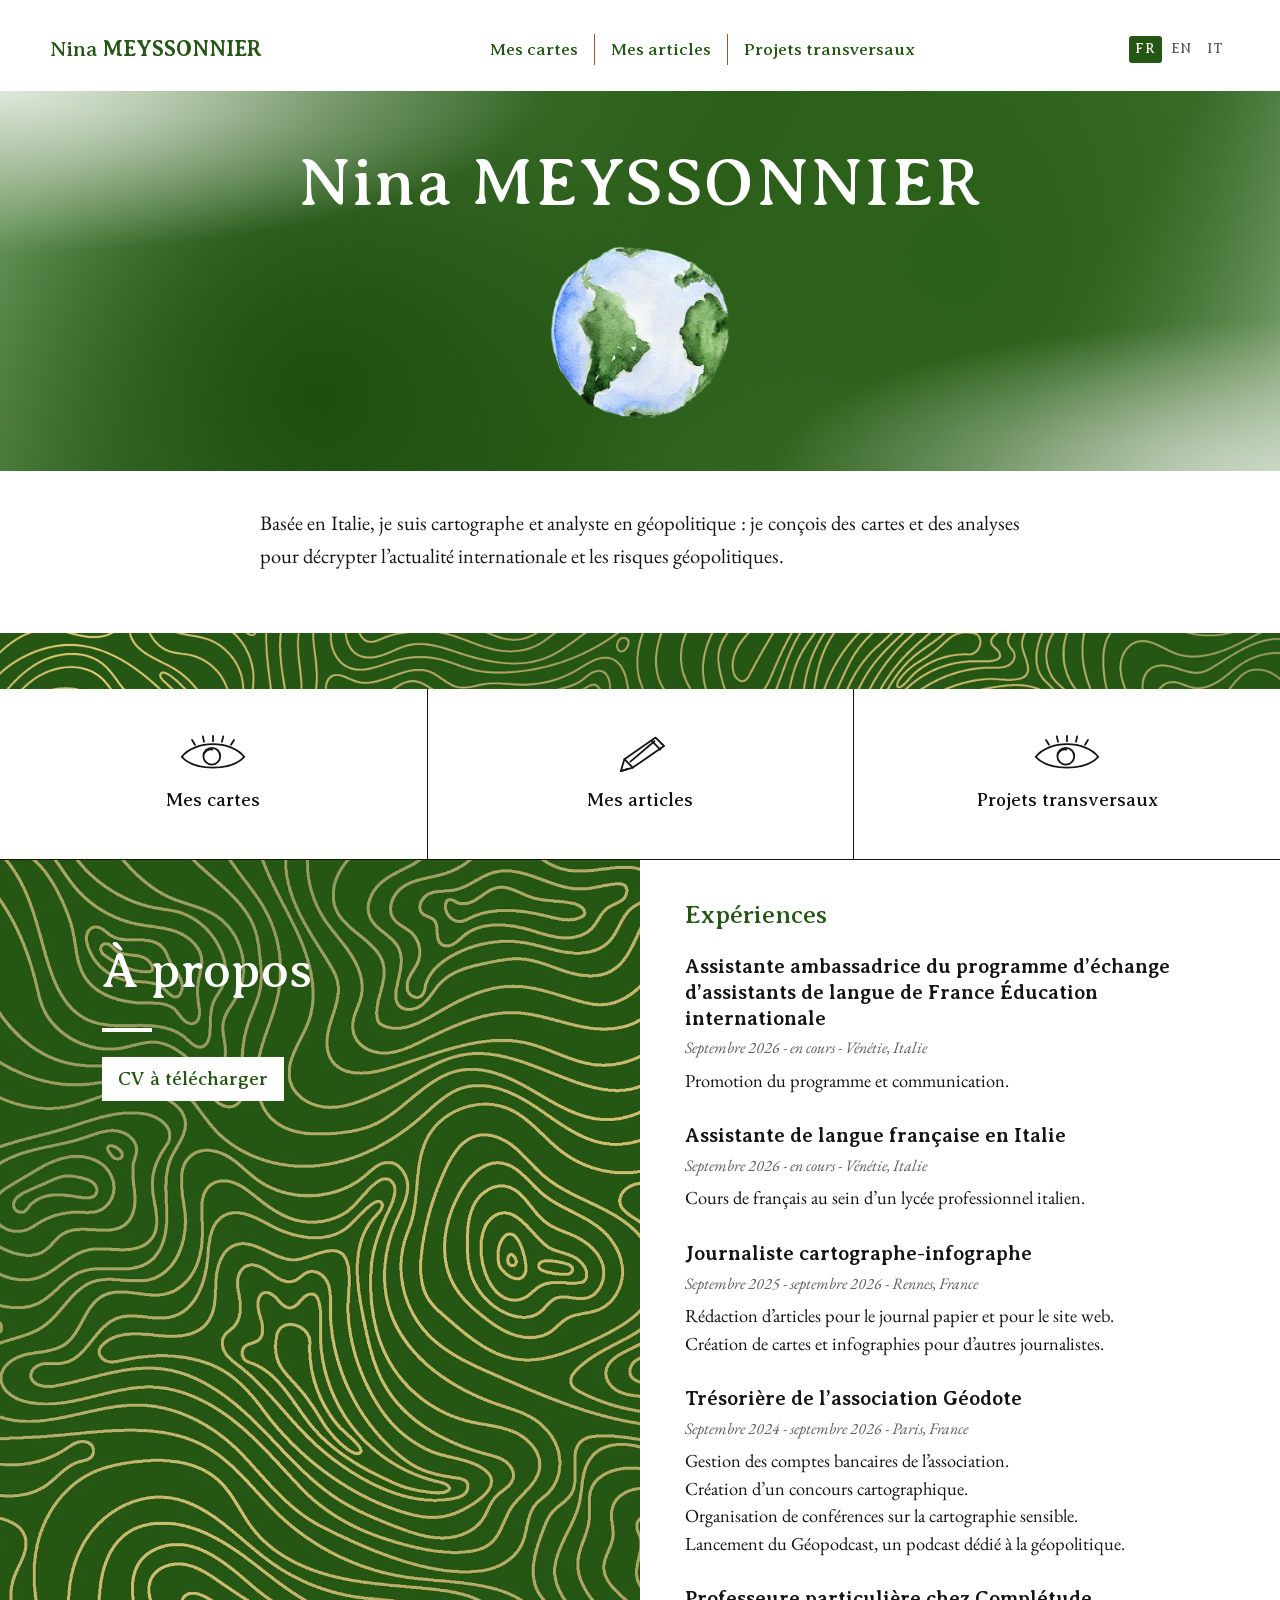
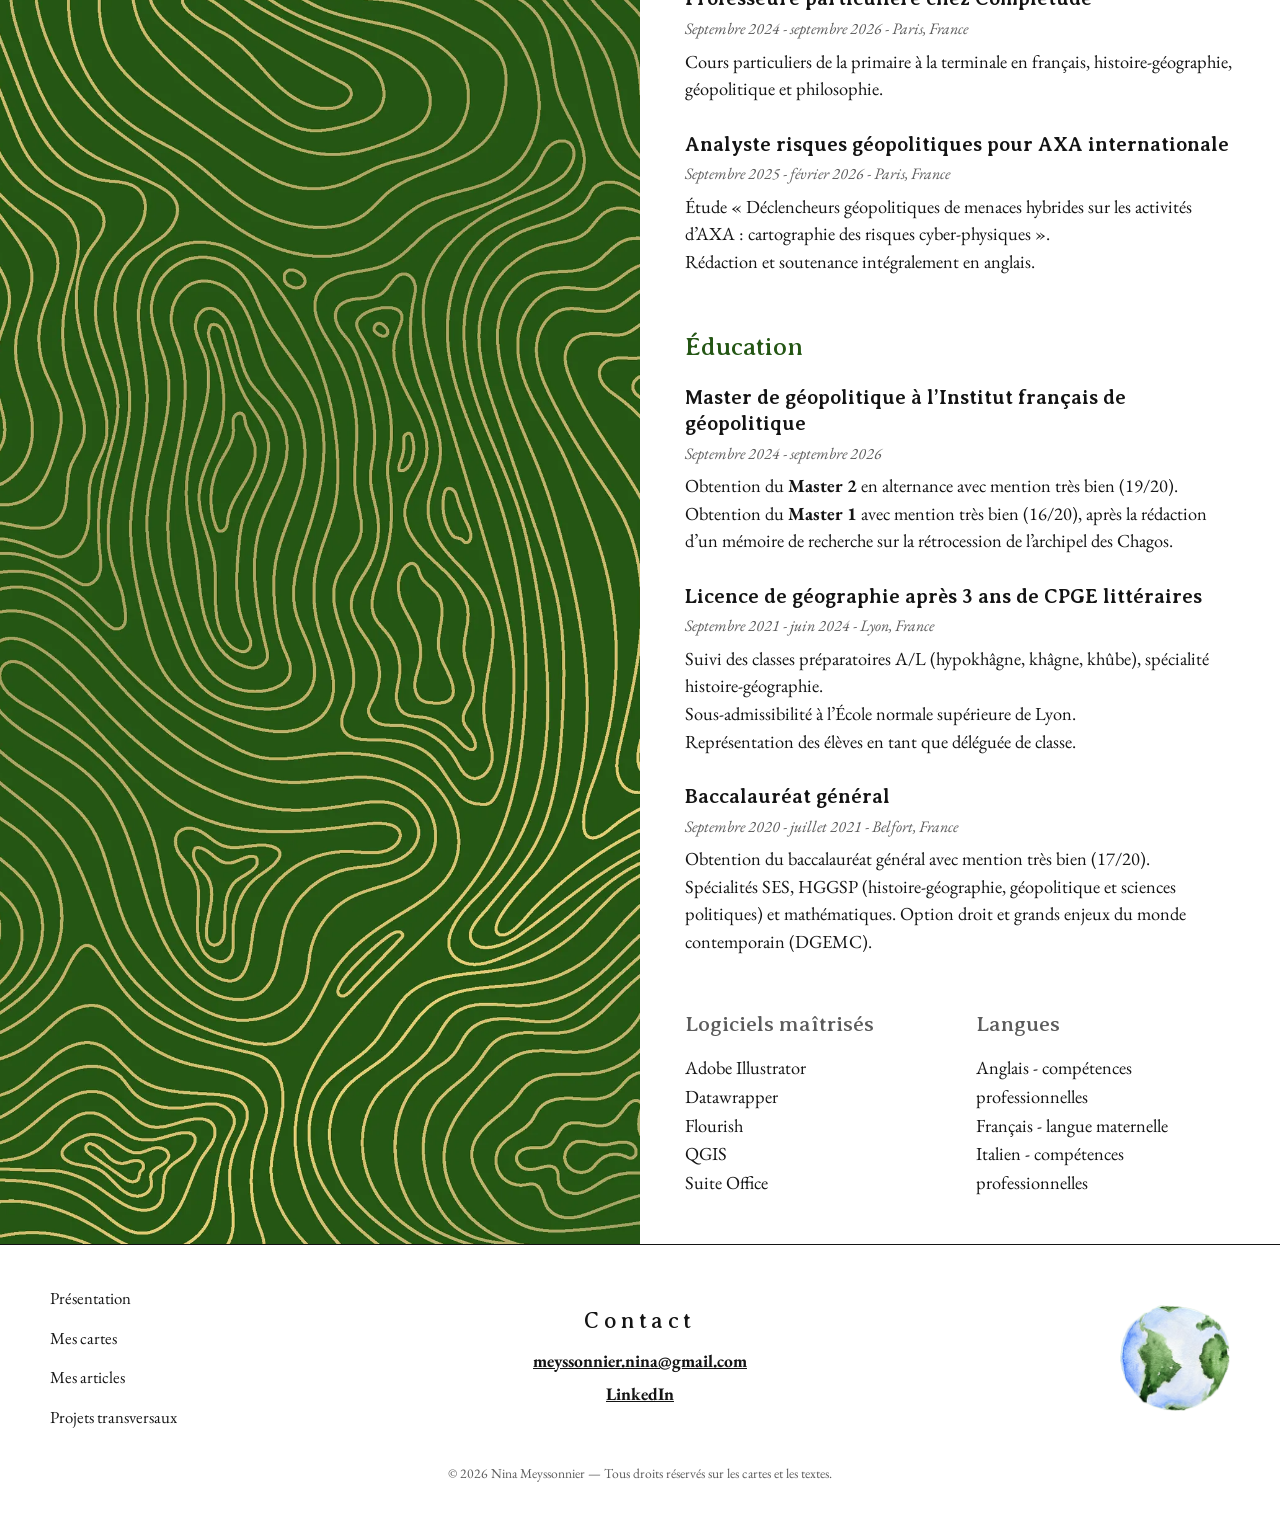
<file: index.html>
<!doctype html>
<html lang="fr">
<head>
<meta charset="utf-8">
<meta name="viewport" content="width=device-width, initial-scale=1">
<title>Nina Meyssonnier — Cartographe et analyste en géopolitique</title>
<meta name="description" content="Nina Meyssonnier, cartographe et analyste en géopolitique basée en Italie : cartes, articles et projets pour décrypter l’actualité internationale.">
<link rel="canonical" href="https://ninameyssonnier.com/">
<link rel="alternate" hreflang="fr" href="https://ninameyssonnier.com/">
<link rel="alternate" hreflang="en" href="https://ninameyssonnier.com/en/">
<link rel="alternate" hreflang="it" href="https://ninameyssonnier.com/it/">
<link rel="alternate" hreflang="x-default" href="https://ninameyssonnier.com/">
<meta property="og:type" content="website">
<meta property="og:title" content="Nina Meyssonnier — Cartographe et analyste en géopolitique">
<meta property="og:description" content="Nina Meyssonnier, cartographe et analyste en géopolitique basée en Italie : cartes, articles et projets pour décrypter l’actualité internationale.">
<meta property="og:url" content="https://ninameyssonnier.com/">
<meta property="og:image" content="https://ninameyssonnier.com/images/deco/globe-aquarelle.png">
<link rel="icon" type="image/png" href="images/deco/globe-aquarelle.png">
<link rel="preload" href="fonts/EBGaramond.woff2" as="font" type="font/woff2" crossorigin>
<link rel="preload" href="fonts/AveriaSerifLibre-Regular.woff2" as="font" type="font/woff2" crossorigin>
<link rel="stylesheet" href="css/style.css?v=dd721a65">
</head>
<body>
<a class="lien-evitement" href="#contenu">Aller au contenu</a>
<header class="conteneur entete">
<a class="logo" href="index.html">Nina <strong>MEYSSONNIER</strong></a>
<nav class="menu" aria-label="Menu principal">
<ul>
<li><a href="cartes.html">Mes cartes</a></li>
<li><a href="articles.html">Mes articles</a></li>
<li><a href="projets.html">Projets transversaux</a></li>
</ul>
</nav>
<nav class="langues" aria-label="Langue"><a href="index.html" lang="fr" hreflang="fr" aria-current="true">FR</a><a href="en/index.html" lang="en" hreflang="en">EN</a><a href="it/index.html" lang="it" hreflang="it">IT</a></nav>
</header>
<main id="contenu">

<section class="banniere" aria-label="Présentation">
<h1>Nina MEYSSONNIER</h1>
<img src="images/deco/globe-aquarelle.png" alt="Globe terrestre peint à l’aquarelle" width="442" height="429">
</section>
<div class="etroit accroche"><p>Basée en Italie, je suis cartographe et analyste en géopolitique : je conçois des cartes et des analyses pour décrypter l’actualité internationale et les risques géopolitiques.</p></div>
<div class="topo" aria-hidden="true"></div>
<nav class="tuiles" aria-label="Rubriques">
<a href="cartes.html"><svg viewBox="0 0 120 70" aria-hidden="true" fill="none" stroke="currentColor" stroke-width="4" stroke-linecap="round" stroke-linejoin="round"><path d="M8 38 C30 10 90 10 112 38 C90 62 30 62 8 38 Z"/><circle cx="58" cy="37" r="14"/><path d="M46 31c3-4 9-6 13-5"/><path d="M30 18l-5-8M45 13l-2-9M60 12V3M75 13l2-9M90 18l5-8"/></svg><span>Mes cartes</span></a>
<a href="articles.html"><svg viewBox="0 0 120 70" aria-hidden="true" fill="none" stroke="currentColor" stroke-width="4" stroke-linecap="round" stroke-linejoin="round"><path d="M28 62l6-20L86 6l14 14-52 36z"/><path d="M34 42l14 14M28 62l12-4M80 12l14 14M44 46l40-34"/></svg><span>Mes articles</span></a>
<a href="projets.html"><svg viewBox="0 0 120 70" aria-hidden="true" fill="none" stroke="currentColor" stroke-width="4" stroke-linecap="round" stroke-linejoin="round"><path d="M8 38 C30 10 90 10 112 38 C90 62 30 62 8 38 Z"/><circle cx="58" cy="37" r="14"/><path d="M46 31c3-4 9-6 13-5"/><path d="M30 18l-5-8M45 13l-2-9M60 12V3M75 13l2-9M90 18l5-8"/></svg><span>Projets transversaux</span></a>
</nav>
<section class="apropos" aria-labelledby="titre-apropos">
<div class="apropos-visuel"><div>
<h2 id="titre-apropos">À propos</h2>
<hr>
<a class="bouton-blanc" href="cv/CV-Nina-Meyssonnier-FR.pdf" target="_blank" rel="noopener">CV à télécharger</a>
</div></div>
<div class="parcours">
<h3 class="rubrique">Expériences</h3>
<article class="poste"><h4>Assistante ambassadrice du programme d’échange d’assistants de langue de France Éducation internationale</h4><p class="quand">Septembre 2026 - en cours - Vénétie, Italie</p><p>Promotion du programme et communication.</p></article>
<article class="poste"><h4>Assistante de langue française en Italie</h4><p class="quand">Septembre 2026 - en cours - Vénétie, Italie</p><p>Cours de français au sein d’un lycée professionnel italien.</p></article>
<article class="poste"><h4>Journaliste cartographe-infographe</h4><p class="quand">Septembre 2025 - septembre 2026 - Rennes, France</p><p>Rédaction d’articles pour le journal papier et pour le site web.</p><p>Création de cartes et infographies pour d’autres journalistes.</p></article>
<article class="poste"><h4>Trésorière de l’association Géodote</h4><p class="quand">Septembre 2024 - septembre 2026 - Paris, France</p><p>Gestion des comptes bancaires de l’association.</p><p>Création d’un concours cartographique.</p><p>Organisation de conférences sur la cartographie sensible.</p><p>Lancement du Géopodcast, un podcast dédié à la géopolitique.</p></article>
<article class="poste"><h4>Professeure particulière chez Complétude</h4><p class="quand">Septembre 2024 - septembre 2026 - Paris, France</p><p>Cours particuliers de la primaire à la terminale en français, histoire-géographie, géopolitique et philosophie.</p></article>
<article class="poste"><h4>Analyste risques géopolitiques pour AXA internationale</h4><p class="quand">Septembre 2025 - février 2026 - Paris, France</p><p>Étude « Déclencheurs géopolitiques de menaces hybrides sur les activités d’AXA : cartographie des risques cyber-physiques ».</p><p>Rédaction et soutenance intégralement en anglais.</p></article>
<h3 class="rubrique">Éducation</h3>
<article class="poste"><h4>Master de géopolitique à l’Institut français de géopolitique</h4><p class="quand">Septembre 2024 - septembre 2026</p><p>Obtention du <strong>Master 2</strong> en alternance avec mention très bien (19/20).</p><p>Obtention du <strong>Master 1</strong> avec mention très bien (16/20), après la rédaction d’un mémoire de recherche sur la rétrocession de l’archipel des Chagos.</p></article>
<article class="poste"><h4>Licence de géographie après 3 ans de CPGE littéraires</h4><p class="quand">Septembre 2021 - juin 2024 - Lyon, France</p><p>Suivi des classes préparatoires A/L (hypokhâgne, khâgne, khûbe), spécialité histoire-géographie.</p><p>Sous-admissibilité à l’École normale supérieure de Lyon.</p><p>Représentation des élèves en tant que déléguée de classe.</p></article>
<article class="poste"><h4>Baccalauréat général</h4><p class="quand">Septembre 2020 - juillet 2021 - Belfort, France</p><p>Obtention du baccalauréat général avec mention très bien (17/20). Spécialités SES, HGGSP (histoire-géographie, géopolitique et sciences politiques) et mathématiques. Option droit et grands enjeux du monde contemporain (DGEMC).</p></article>
<div class="competences">
<div><h3>Logiciels maîtrisés</h3><ul><li>Adobe Illustrator</li><li>Datawrapper</li><li>Flourish</li><li>QGIS</li><li>Suite Office</li></ul></div>
<div><h3>Langues</h3><ul><li>Anglais - compétences professionnelles</li><li>Français - langue maternelle</li><li>Italien - compétences professionnelles</li></ul></div>
</div>
</div>
</section>

</main>
<footer class="pied">
<div class="conteneur pied-grille">
<nav aria-label="Plan du site">
<ul>
<li><a href="index.html">Présentation</a></li>
<li><a href="cartes.html">Mes cartes</a></li>
<li><a href="articles.html">Mes articles</a></li>
<li><a href="projets.html">Projets transversaux</a></li>
</ul>
</nav>
<div class="contact">
<h2>Contact</h2>
<ul>
<li><a href="mailto:meyssonnier.nina@gmail.com">meyssonnier.nina@gmail.com</a></li>
<li><a href="https://www.linkedin.com/in/nina-meyssonnier-8220b4284/" target="_blank" rel="noopener">LinkedIn</a></li>
</ul>
</div>
<img class="pied-globe" src="images/deco/globe-aquarelle.png" alt="" width="442" height="429" loading="lazy">
</div>
<p class="mentions">© 2026 Nina Meyssonnier — Tous droits réservés sur les cartes et les textes.</p>
</footer>
<script src="js/apparition.js?v=9f17c9cb" defer></script>
</body>
</html>
</file>
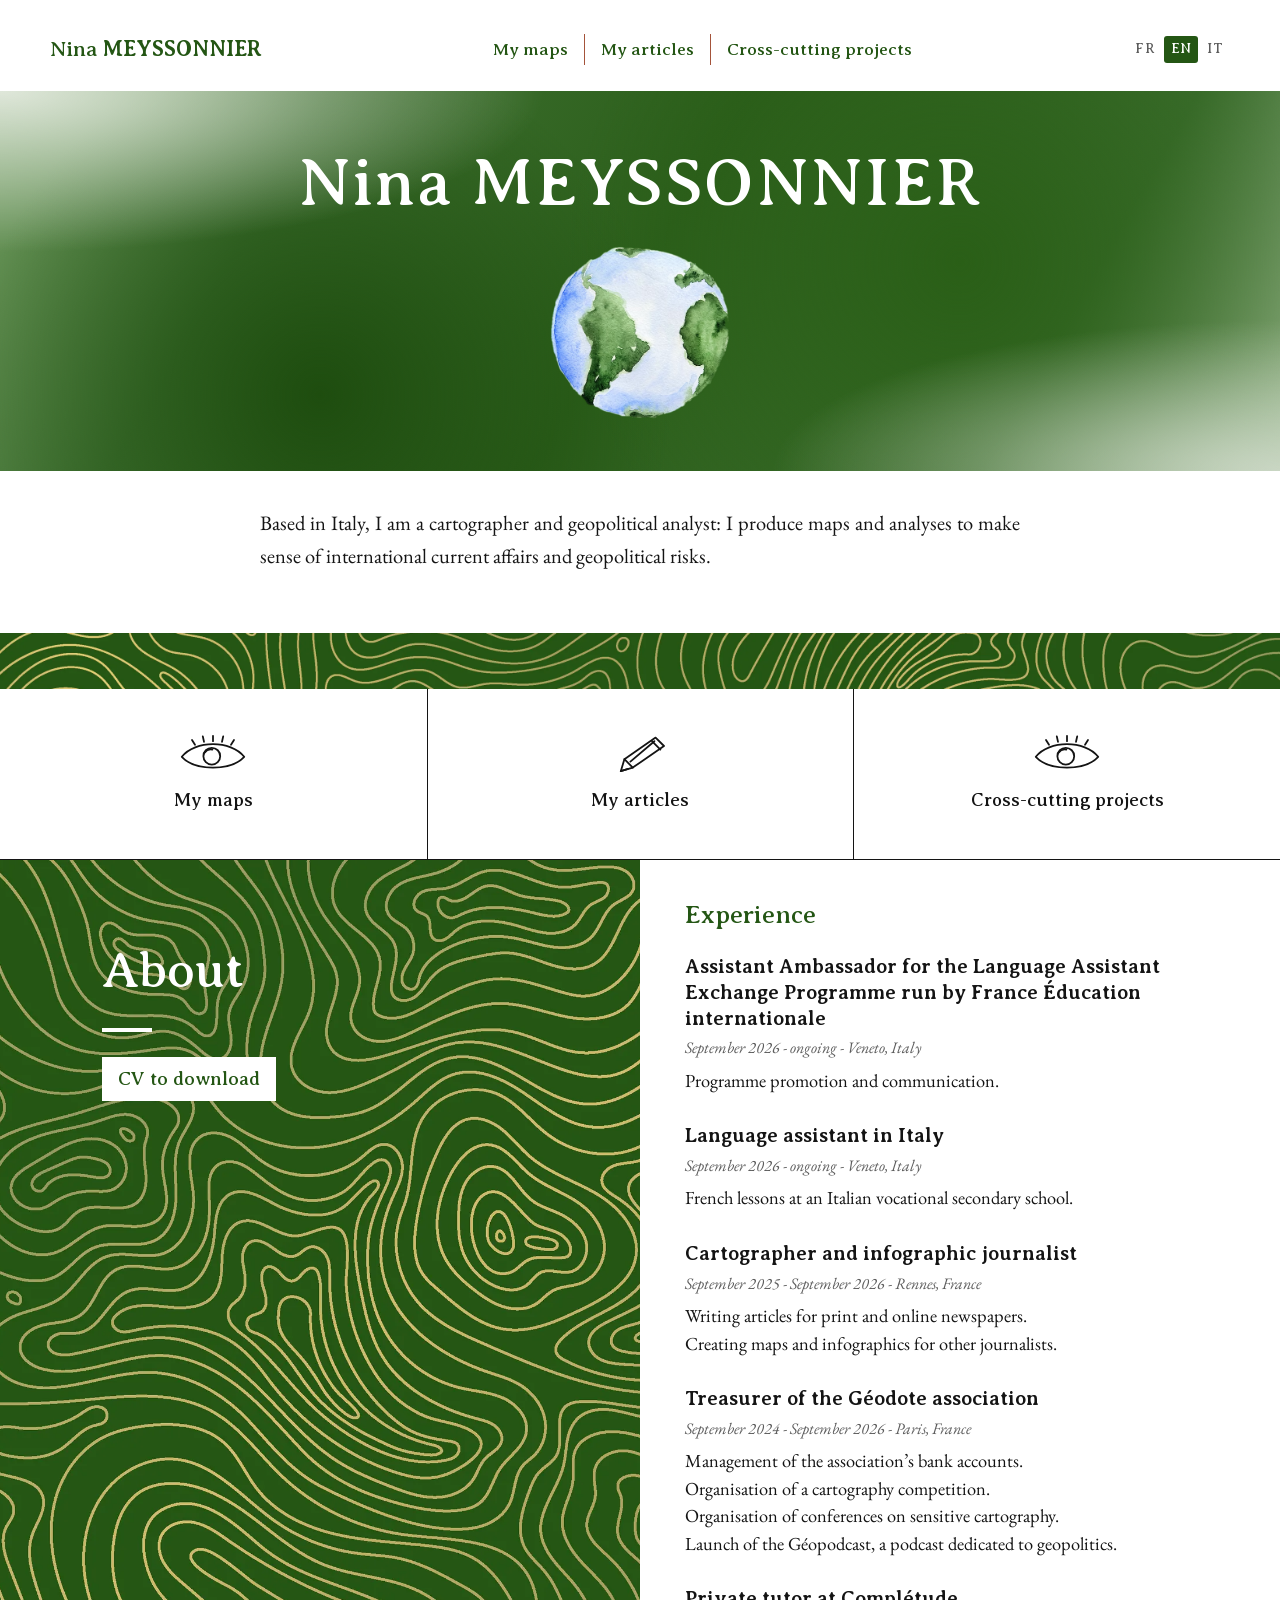
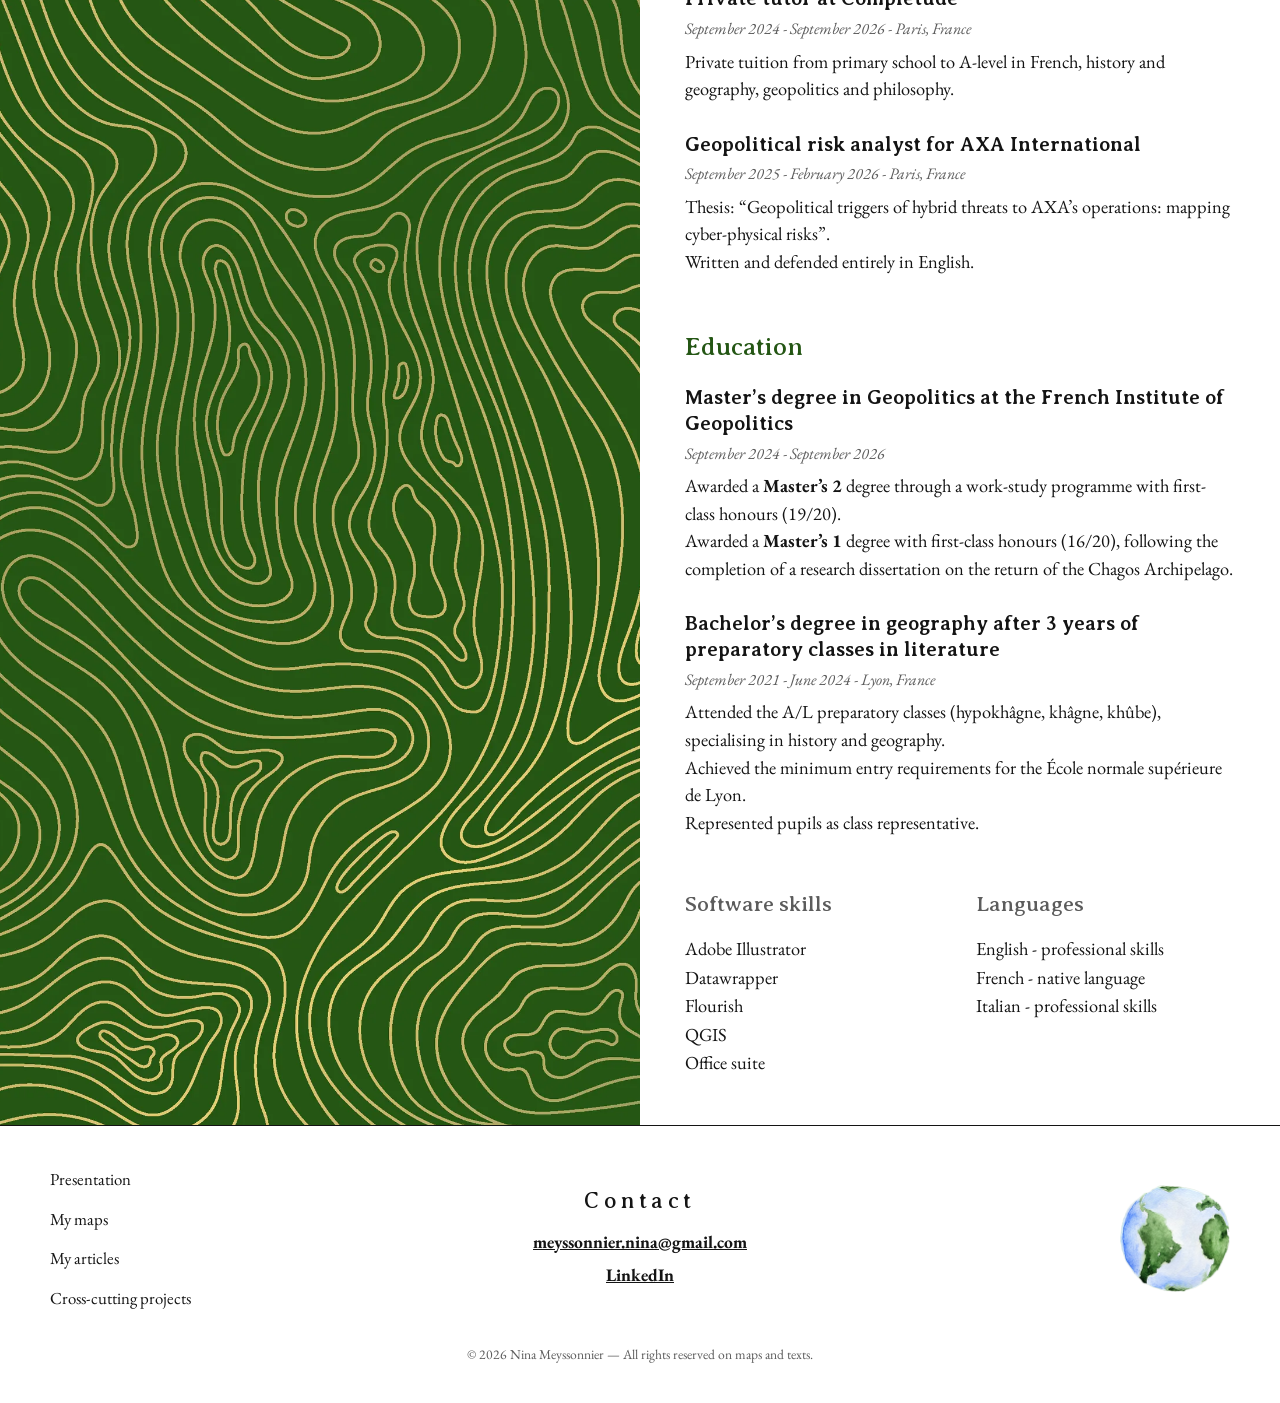
<file: en/index.html>
<!doctype html>
<html lang="en">
<head>
<meta charset="utf-8">
<meta name="viewport" content="width=device-width, initial-scale=1">
<title>Nina Meyssonnier — Cartographer and geopolitical analyst</title>
<meta name="description" content="Nina Meyssonnier, cartographer and geopolitical analyst based in Italy: maps, articles and projects to make sense of international current affairs.">
<link rel="canonical" href="https://ninameyssonnier.com/en/">
<link rel="alternate" hreflang="fr" href="https://ninameyssonnier.com/">
<link rel="alternate" hreflang="en" href="https://ninameyssonnier.com/en/">
<link rel="alternate" hreflang="it" href="https://ninameyssonnier.com/it/">
<link rel="alternate" hreflang="x-default" href="https://ninameyssonnier.com/">
<meta property="og:type" content="website">
<meta property="og:title" content="Nina Meyssonnier — Cartographer and geopolitical analyst">
<meta property="og:description" content="Nina Meyssonnier, cartographer and geopolitical analyst based in Italy: maps, articles and projects to make sense of international current affairs.">
<meta property="og:url" content="https://ninameyssonnier.com/en/">
<meta property="og:image" content="https://ninameyssonnier.com/images/deco/globe-aquarelle.png">
<link rel="icon" type="image/png" href="../images/deco/globe-aquarelle.png">
<link rel="preload" href="../fonts/EBGaramond.woff2" as="font" type="font/woff2" crossorigin>
<link rel="preload" href="../fonts/AveriaSerifLibre-Regular.woff2" as="font" type="font/woff2" crossorigin>
<link rel="stylesheet" href="../css/style.css?v=dd721a65">
</head>
<body>
<a class="lien-evitement" href="#contenu">Skip to content</a>
<header class="conteneur entete">
<a class="logo" href="index.html">Nina <strong>MEYSSONNIER</strong></a>
<nav class="menu" aria-label="Main menu">
<ul>
<li><a href="cartes.html">My maps</a></li>
<li><a href="articles.html">My articles</a></li>
<li><a href="projets.html">Cross-cutting projects</a></li>
</ul>
</nav>
<nav class="langues" aria-label="Language"><a href="../index.html" lang="fr" hreflang="fr">FR</a><a href="index.html" lang="en" hreflang="en" aria-current="true">EN</a><a href="../it/index.html" lang="it" hreflang="it">IT</a></nav>
</header>
<main id="contenu">

<section class="banniere" aria-label="Introduction">
<h1>Nina MEYSSONNIER</h1>
<img src="../images/deco/globe-aquarelle.png" alt="Watercolour globe" width="442" height="429">
</section>
<div class="etroit accroche"><p>Based in Italy, I am a cartographer and geopolitical analyst: I produce maps and analyses to make sense of international current affairs and geopolitical risks.</p></div>
<div class="topo" aria-hidden="true"></div>
<nav class="tuiles" aria-label="Sections">
<a href="cartes.html"><svg viewBox="0 0 120 70" aria-hidden="true" fill="none" stroke="currentColor" stroke-width="4" stroke-linecap="round" stroke-linejoin="round"><path d="M8 38 C30 10 90 10 112 38 C90 62 30 62 8 38 Z"/><circle cx="58" cy="37" r="14"/><path d="M46 31c3-4 9-6 13-5"/><path d="M30 18l-5-8M45 13l-2-9M60 12V3M75 13l2-9M90 18l5-8"/></svg><span>My maps</span></a>
<a href="articles.html"><svg viewBox="0 0 120 70" aria-hidden="true" fill="none" stroke="currentColor" stroke-width="4" stroke-linecap="round" stroke-linejoin="round"><path d="M28 62l6-20L86 6l14 14-52 36z"/><path d="M34 42l14 14M28 62l12-4M80 12l14 14M44 46l40-34"/></svg><span>My articles</span></a>
<a href="projets.html"><svg viewBox="0 0 120 70" aria-hidden="true" fill="none" stroke="currentColor" stroke-width="4" stroke-linecap="round" stroke-linejoin="round"><path d="M8 38 C30 10 90 10 112 38 C90 62 30 62 8 38 Z"/><circle cx="58" cy="37" r="14"/><path d="M46 31c3-4 9-6 13-5"/><path d="M30 18l-5-8M45 13l-2-9M60 12V3M75 13l2-9M90 18l5-8"/></svg><span>Cross-cutting projects</span></a>
</nav>
<section class="apropos" aria-labelledby="titre-apropos">
<div class="apropos-visuel"><div>
<h2 id="titre-apropos">About</h2>
<hr>
<a class="bouton-blanc" href="../cv/CV-Nina-Meyssonnier-EN.pdf" target="_blank" rel="noopener">CV to download</a>
</div></div>
<div class="parcours">
<h3 class="rubrique">Experience</h3>
<article class="poste"><h4>Assistant Ambassador for the Language Assistant Exchange Programme run by France Éducation internationale</h4><p class="quand">September 2026 - ongoing - Veneto, Italy</p><p>Programme promotion and communication.</p></article>
<article class="poste"><h4>Language assistant in Italy</h4><p class="quand">September 2026 - ongoing - Veneto, Italy</p><p>French lessons at an Italian vocational secondary school.</p></article>
<article class="poste"><h4>Cartographer and infographic journalist</h4><p class="quand">September 2025 - September 2026 - Rennes, France</p><p>Writing articles for print and online newspapers.</p><p>Creating maps and infographics for other journalists.</p></article>
<article class="poste"><h4>Treasurer of the Géodote association</h4><p class="quand">September 2024 - September 2026 - Paris, France</p><p>Management of the association’s bank accounts.</p><p>Organisation of a cartography competition.</p><p>Organisation of conferences on sensitive cartography.</p><p>Launch of the Géopodcast, a podcast dedicated to geopolitics.</p></article>
<article class="poste"><h4>Private tutor at Complétude</h4><p class="quand">September 2024 - September 2026 - Paris, France</p><p>Private tuition from primary school to A-level in French, history and geography, geopolitics and philosophy.</p></article>
<article class="poste"><h4>Geopolitical risk analyst for AXA International</h4><p class="quand">September 2025 - February 2026 - Paris, France</p><p>Thesis: “Geopolitical triggers of hybrid threats to AXA’s operations: mapping cyber-physical risks”.</p><p>Written and defended entirely in English.</p></article>
<h3 class="rubrique">Education</h3>
<article class="poste"><h4>Master’s degree in Geopolitics at the French Institute of Geopolitics</h4><p class="quand">September 2024 - September 2026</p><p>Awarded a <strong>Master’s 2</strong> degree through a work-study programme with first-class honours (19/20).</p><p>Awarded a <strong>Master’s 1</strong> degree with first-class honours (16/20), following the completion of a research dissertation on the return of the Chagos Archipelago.</p></article>
<article class="poste"><h4>Bachelor’s degree in geography after 3 years of preparatory classes in literature</h4><p class="quand">September 2021 - June 2024 - Lyon, France</p><p>Attended the A/L preparatory classes (hypokhâgne, khâgne, khûbe), specialising in history and geography.</p><p>Achieved the minimum entry requirements for the École normale supérieure de Lyon.</p><p>Represented pupils as class representative.</p></article>
<div class="competences">
<div><h3>Software skills</h3><ul><li>Adobe Illustrator</li><li>Datawrapper</li><li>Flourish</li><li>QGIS</li><li>Office suite</li></ul></div>
<div><h3>Languages</h3><ul><li>English - professional skills</li><li>French - native language</li><li>Italian - professional skills</li></ul></div>
</div>
</div>
</section>

</main>
<footer class="pied">
<div class="conteneur pied-grille">
<nav aria-label="Site map">
<ul>
<li><a href="index.html">Presentation</a></li>
<li><a href="cartes.html">My maps</a></li>
<li><a href="articles.html">My articles</a></li>
<li><a href="projets.html">Cross-cutting projects</a></li>
</ul>
</nav>
<div class="contact">
<h2>Contact</h2>
<ul>
<li><a href="mailto:meyssonnier.nina@gmail.com">meyssonnier.nina@gmail.com</a></li>
<li><a href="https://www.linkedin.com/in/nina-meyssonnier-8220b4284/" target="_blank" rel="noopener">LinkedIn</a></li>
</ul>
</div>
<img class="pied-globe" src="../images/deco/globe-aquarelle.png" alt="" width="442" height="429" loading="lazy">
</div>
<p class="mentions">© 2026 Nina Meyssonnier — All rights reserved on maps and texts.</p>
</footer>
<script src="../js/apparition.js?v=9f17c9cb" defer></script>
</body>
</html>
</file>
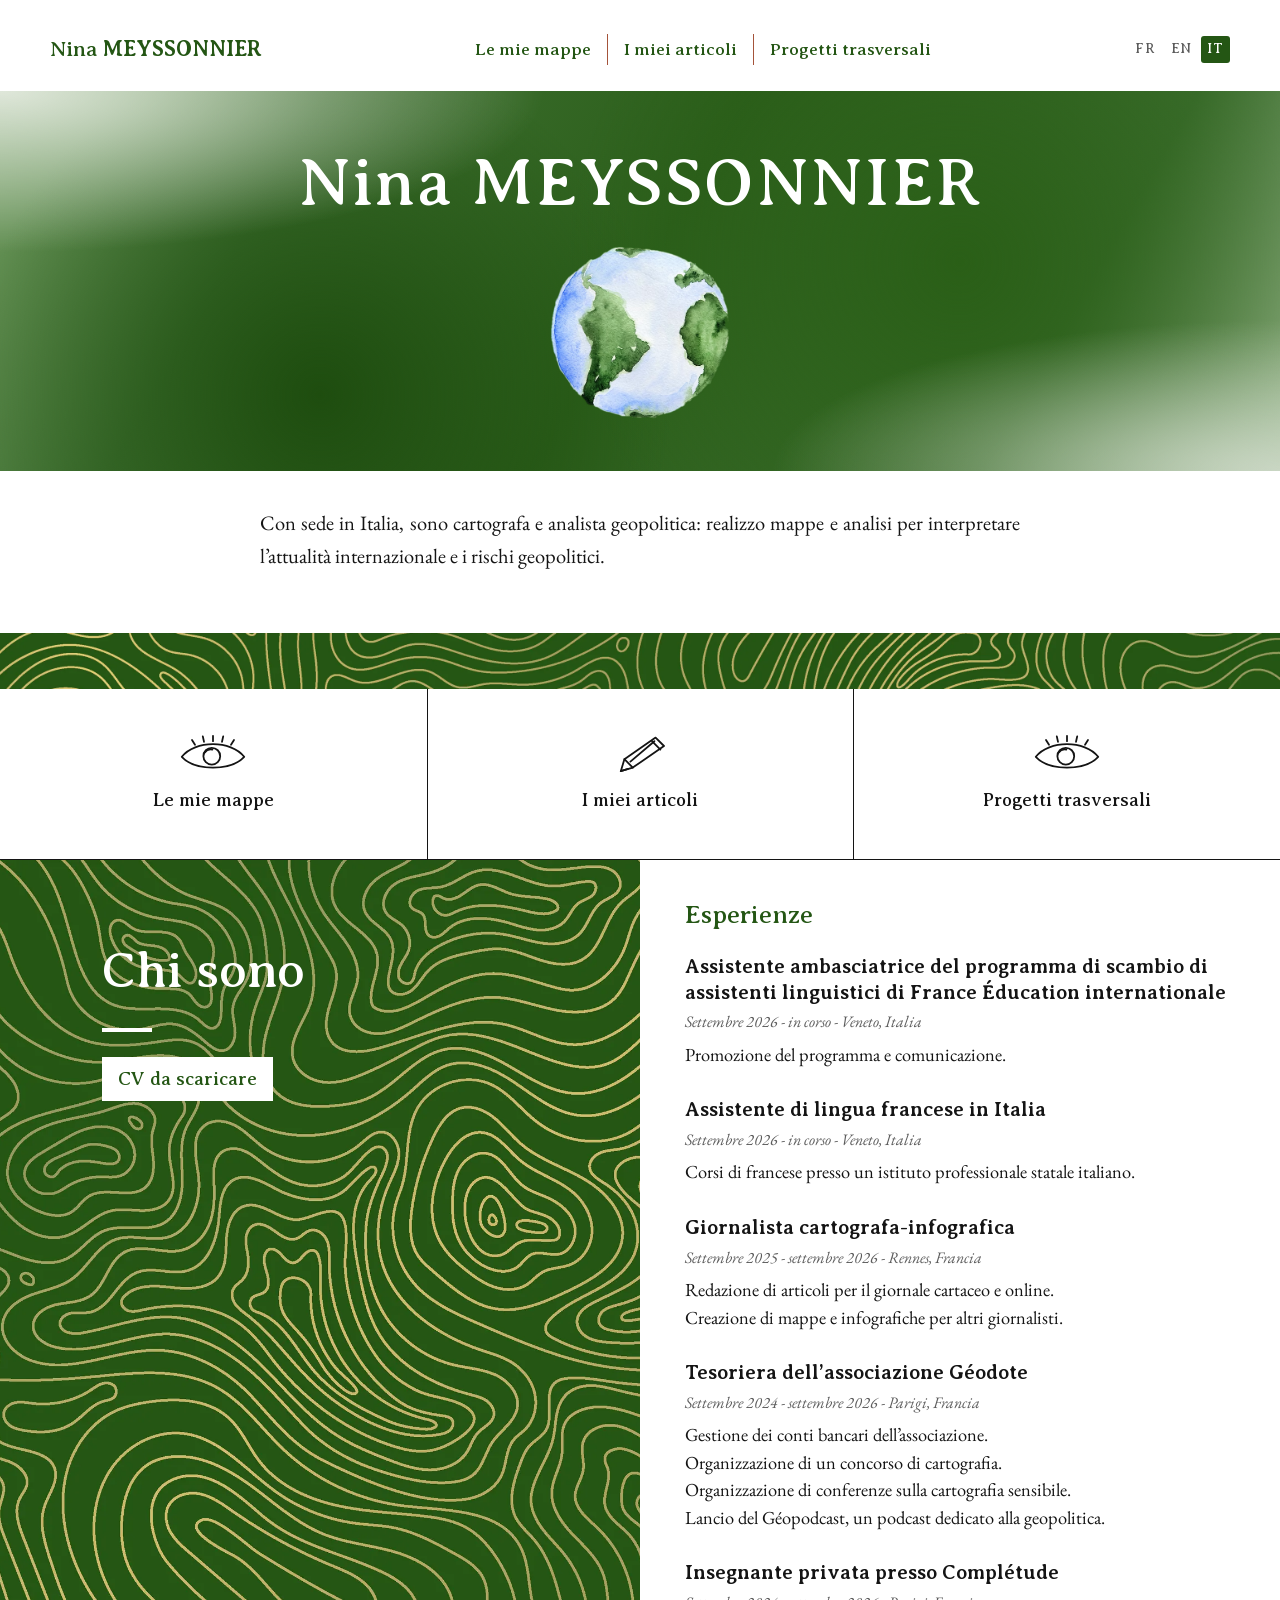
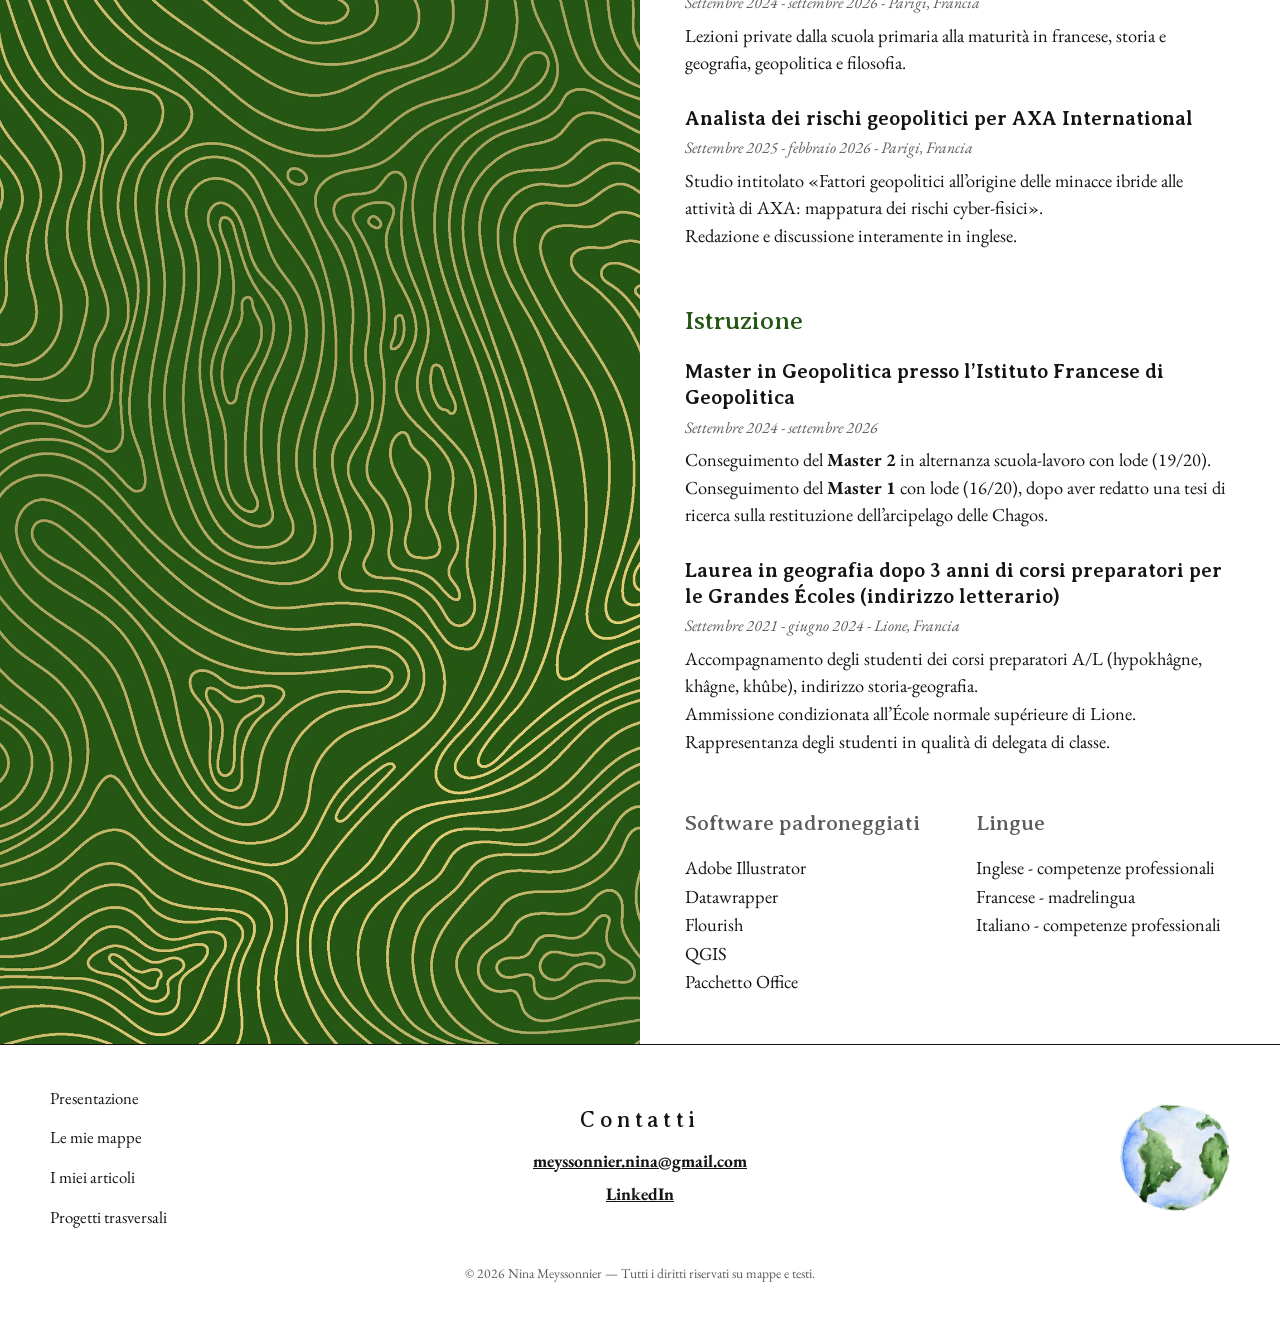
<file: it/index.html>
<!doctype html>
<html lang="it">
<head>
<meta charset="utf-8">
<meta name="viewport" content="width=device-width, initial-scale=1">
<title>Nina Meyssonnier — Cartografa e analista geopolitica</title>
<meta name="description" content="Nina Meyssonnier, cartografa e analista geopolitica con sede in Italia: mappe, articoli e progetti per interpretare l’attualità internazionale.">
<link rel="canonical" href="https://ninameyssonnier.com/it/">
<link rel="alternate" hreflang="fr" href="https://ninameyssonnier.com/">
<link rel="alternate" hreflang="en" href="https://ninameyssonnier.com/en/">
<link rel="alternate" hreflang="it" href="https://ninameyssonnier.com/it/">
<link rel="alternate" hreflang="x-default" href="https://ninameyssonnier.com/">
<meta property="og:type" content="website">
<meta property="og:title" content="Nina Meyssonnier — Cartografa e analista geopolitica">
<meta property="og:description" content="Nina Meyssonnier, cartografa e analista geopolitica con sede in Italia: mappe, articoli e progetti per interpretare l’attualità internazionale.">
<meta property="og:url" content="https://ninameyssonnier.com/it/">
<meta property="og:image" content="https://ninameyssonnier.com/images/deco/globe-aquarelle.png">
<link rel="icon" type="image/png" href="../images/deco/globe-aquarelle.png">
<link rel="preload" href="../fonts/EBGaramond.woff2" as="font" type="font/woff2" crossorigin>
<link rel="preload" href="../fonts/AveriaSerifLibre-Regular.woff2" as="font" type="font/woff2" crossorigin>
<link rel="stylesheet" href="../css/style.css?v=dd721a65">
</head>
<body>
<a class="lien-evitement" href="#contenu">Vai al contenuto</a>
<header class="conteneur entete">
<a class="logo" href="index.html">Nina <strong>MEYSSONNIER</strong></a>
<nav class="menu" aria-label="Menu principale">
<ul>
<li><a href="cartes.html">Le mie mappe</a></li>
<li><a href="articles.html">I miei articoli</a></li>
<li><a href="projets.html">Progetti trasversali</a></li>
</ul>
</nav>
<nav class="langues" aria-label="Lingua"><a href="../index.html" lang="fr" hreflang="fr">FR</a><a href="../en/index.html" lang="en" hreflang="en">EN</a><a href="index.html" lang="it" hreflang="it" aria-current="true">IT</a></nav>
</header>
<main id="contenu">

<section class="banniere" aria-label="Presentazione">
<h1>Nina MEYSSONNIER</h1>
<img src="../images/deco/globe-aquarelle.png" alt="Globo terrestre dipinto ad acquerello" width="442" height="429">
</section>
<div class="etroit accroche"><p>Con sede in Italia, sono cartografa e analista geopolitica: realizzo mappe e analisi per interpretare l’attualità internazionale e i rischi geopolitici.</p></div>
<div class="topo" aria-hidden="true"></div>
<nav class="tuiles" aria-label="Sezioni">
<a href="cartes.html"><svg viewBox="0 0 120 70" aria-hidden="true" fill="none" stroke="currentColor" stroke-width="4" stroke-linecap="round" stroke-linejoin="round"><path d="M8 38 C30 10 90 10 112 38 C90 62 30 62 8 38 Z"/><circle cx="58" cy="37" r="14"/><path d="M46 31c3-4 9-6 13-5"/><path d="M30 18l-5-8M45 13l-2-9M60 12V3M75 13l2-9M90 18l5-8"/></svg><span>Le mie mappe</span></a>
<a href="articles.html"><svg viewBox="0 0 120 70" aria-hidden="true" fill="none" stroke="currentColor" stroke-width="4" stroke-linecap="round" stroke-linejoin="round"><path d="M28 62l6-20L86 6l14 14-52 36z"/><path d="M34 42l14 14M28 62l12-4M80 12l14 14M44 46l40-34"/></svg><span>I miei articoli</span></a>
<a href="projets.html"><svg viewBox="0 0 120 70" aria-hidden="true" fill="none" stroke="currentColor" stroke-width="4" stroke-linecap="round" stroke-linejoin="round"><path d="M8 38 C30 10 90 10 112 38 C90 62 30 62 8 38 Z"/><circle cx="58" cy="37" r="14"/><path d="M46 31c3-4 9-6 13-5"/><path d="M30 18l-5-8M45 13l-2-9M60 12V3M75 13l2-9M90 18l5-8"/></svg><span>Progetti trasversali</span></a>
</nav>
<section class="apropos" aria-labelledby="titre-apropos">
<div class="apropos-visuel"><div>
<h2 id="titre-apropos">Chi sono</h2>
<hr>
<a class="bouton-blanc" href="../cv/CV-Nina-Meyssonnier-IT.pdf" target="_blank" rel="noopener">CV da scaricare</a>
</div></div>
<div class="parcours">
<h3 class="rubrique">Esperienze</h3>
<article class="poste"><h4>Assistente ambasciatrice del programma di scambio di assistenti linguistici di France Éducation internationale</h4><p class="quand">Settembre 2026 - in corso - Veneto, Italia</p><p>Promozione del programma e comunicazione.</p></article>
<article class="poste"><h4>Assistente di lingua francese in Italia</h4><p class="quand">Settembre 2026 - in corso - Veneto, Italia</p><p>Corsi di francese presso un istituto professionale statale italiano.</p></article>
<article class="poste"><h4>Giornalista cartografa-infografica</h4><p class="quand">Settembre 2025 - settembre 2026 - Rennes, Francia</p><p>Redazione di articoli per il giornale cartaceo e online.</p><p>Creazione di mappe e infografiche per altri giornalisti.</p></article>
<article class="poste"><h4>Tesoriera dell’associazione Géodote</h4><p class="quand">Settembre 2024 - settembre 2026 - Parigi, Francia</p><p>Gestione dei conti bancari dell’associazione.</p><p>Organizzazione di un concorso di cartografia.</p><p>Organizzazione di conferenze sulla cartografia sensibile.</p><p>Lancio del Géopodcast, un podcast dedicato alla geopolitica.</p></article>
<article class="poste"><h4>Insegnante privata presso Complétude</h4><p class="quand">Settembre 2024 - settembre 2026 - Parigi, Francia</p><p>Lezioni private dalla scuola primaria alla maturità in francese, storia e geografia, geopolitica e filosofia.</p></article>
<article class="poste"><h4>Analista dei rischi geopolitici per AXA International</h4><p class="quand">Settembre 2025 - febbraio 2026 - Parigi, Francia</p><p>Studio intitolato «Fattori geopolitici all’origine delle minacce ibride alle attività di AXA: mappatura dei rischi cyber-fisici».</p><p>Redazione e discussione interamente in inglese.</p></article>
<h3 class="rubrique">Istruzione</h3>
<article class="poste"><h4>Master in Geopolitica presso l’Istituto Francese di Geopolitica</h4><p class="quand">Settembre 2024 - settembre 2026</p><p>Conseguimento del <strong>Master 2</strong> in alternanza scuola-lavoro con lode (19/20).</p><p>Conseguimento del <strong>Master 1</strong> con lode (16/20), dopo aver redatto una tesi di ricerca sulla restituzione dell’arcipelago delle Chagos.</p></article>
<article class="poste"><h4>Laurea in geografia dopo 3 anni di corsi preparatori per le Grandes Écoles (indirizzo letterario)</h4><p class="quand">Settembre 2021 - giugno 2024 - Lione, Francia</p><p>Accompagnamento degli studenti dei corsi preparatori A/L (hypokhâgne, khâgne, khûbe), indirizzo storia-geografia.</p><p>Ammissione condizionata all’École normale supérieure di Lione.</p><p>Rappresentanza degli studenti in qualità di delegata di classe.</p></article>
<div class="competences">
<div><h3>Software padroneggiati</h3><ul><li>Adobe Illustrator</li><li>Datawrapper</li><li>Flourish</li><li>QGIS</li><li>Pacchetto Office</li></ul></div>
<div><h3>Lingue</h3><ul><li>Inglese - competenze professionali</li><li>Francese - madrelingua</li><li>Italiano - competenze professionali</li></ul></div>
</div>
</div>
</section>

</main>
<footer class="pied">
<div class="conteneur pied-grille">
<nav aria-label="Mappa del sito">
<ul>
<li><a href="index.html">Presentazione</a></li>
<li><a href="cartes.html">Le mie mappe</a></li>
<li><a href="articles.html">I miei articoli</a></li>
<li><a href="projets.html">Progetti trasversali</a></li>
</ul>
</nav>
<div class="contact">
<h2>Contatti</h2>
<ul>
<li><a href="mailto:meyssonnier.nina@gmail.com">meyssonnier.nina@gmail.com</a></li>
<li><a href="https://www.linkedin.com/in/nina-meyssonnier-8220b4284/" target="_blank" rel="noopener">LinkedIn</a></li>
</ul>
</div>
<img class="pied-globe" src="../images/deco/globe-aquarelle.png" alt="" width="442" height="429" loading="lazy">
</div>
<p class="mentions">© 2026 Nina Meyssonnier — Tutti i diritti riservati su mappe e testi.</p>
</footer>
<script src="../js/apparition.js?v=9f17c9cb" defer></script>
</body>
</html>
</file>
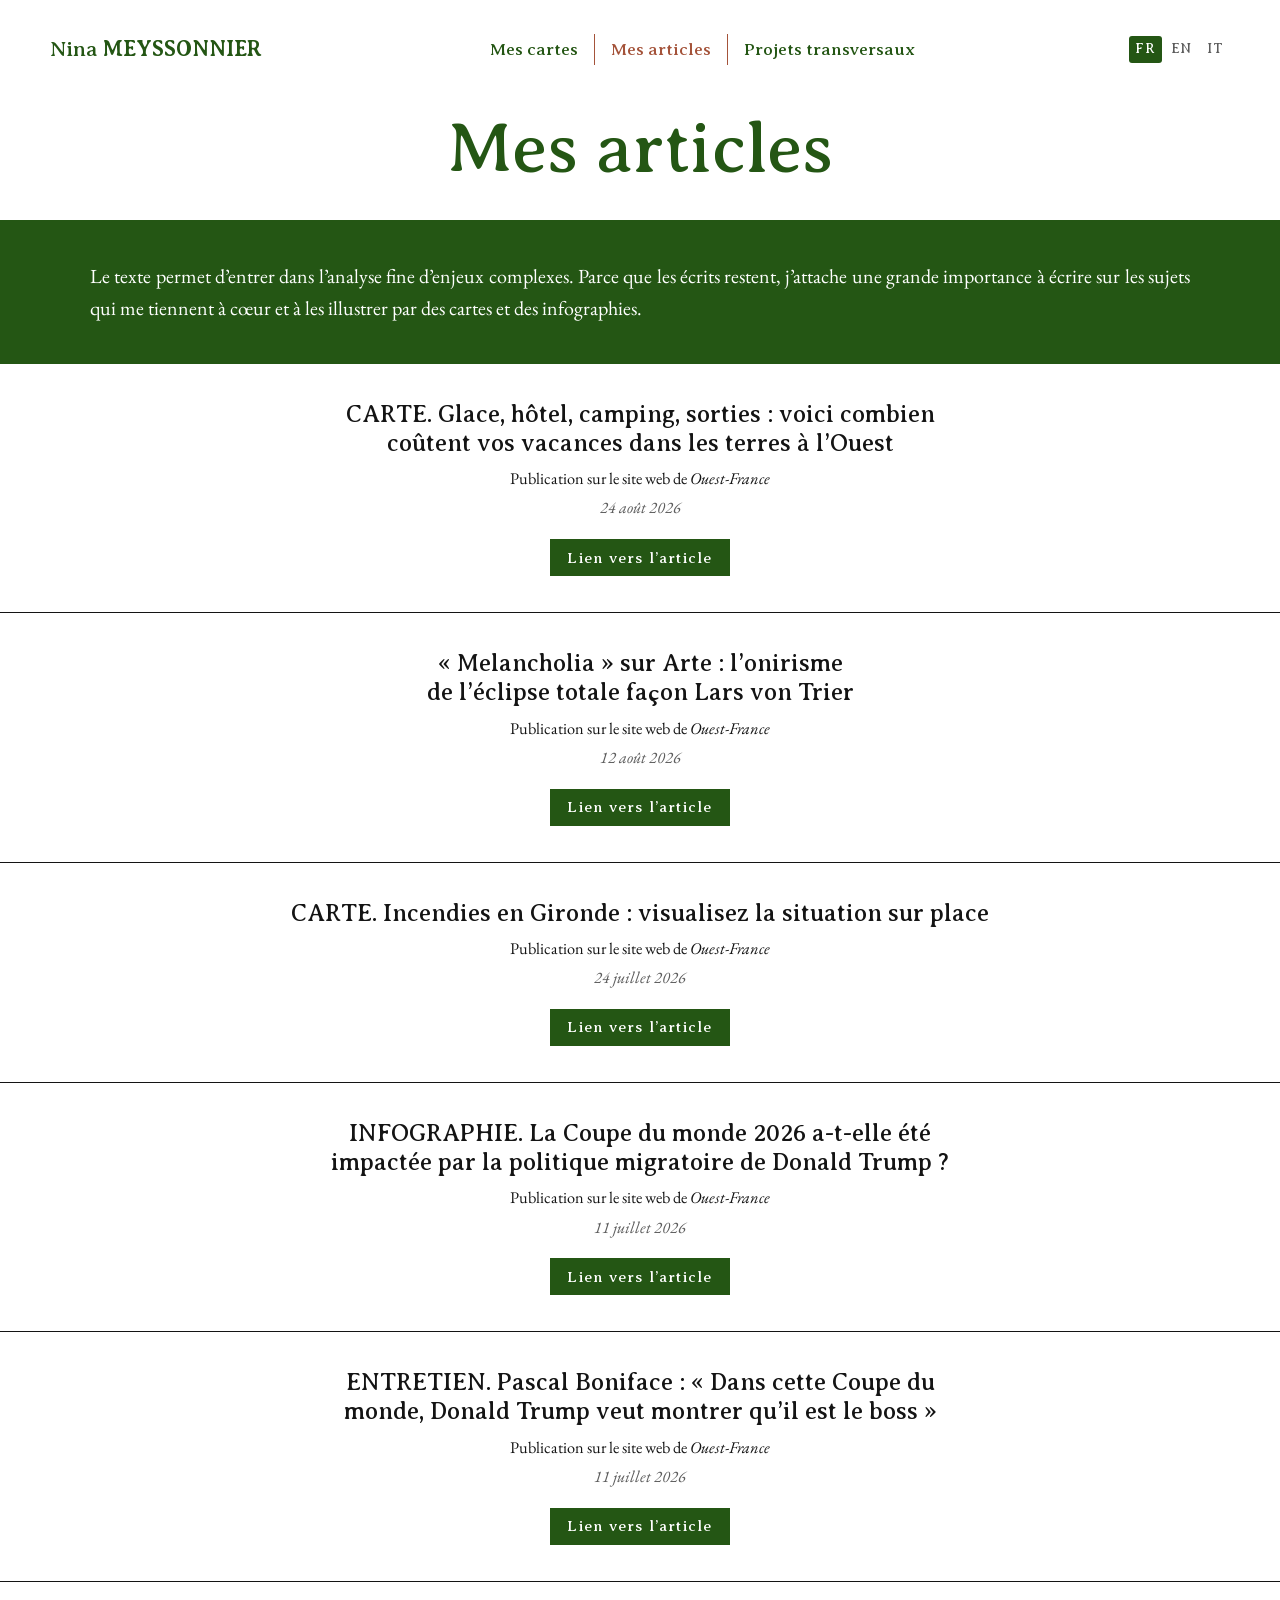
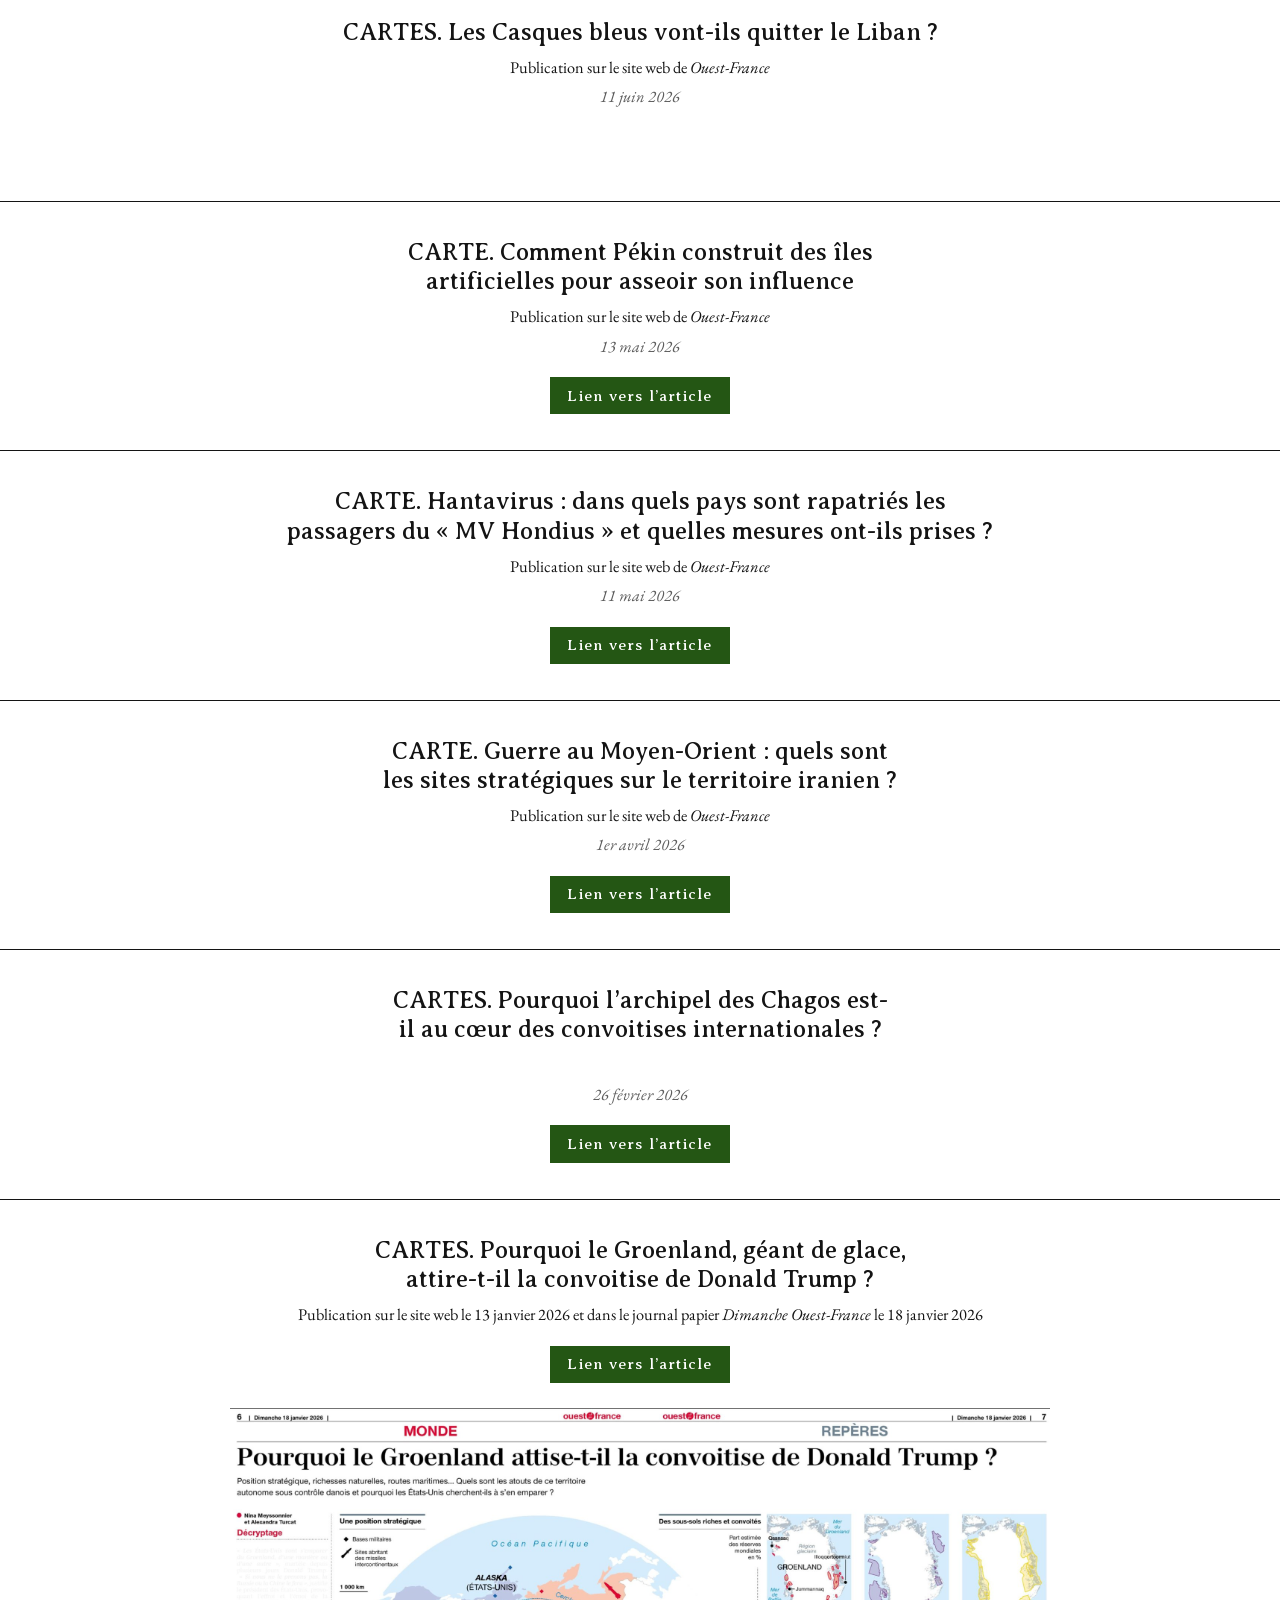
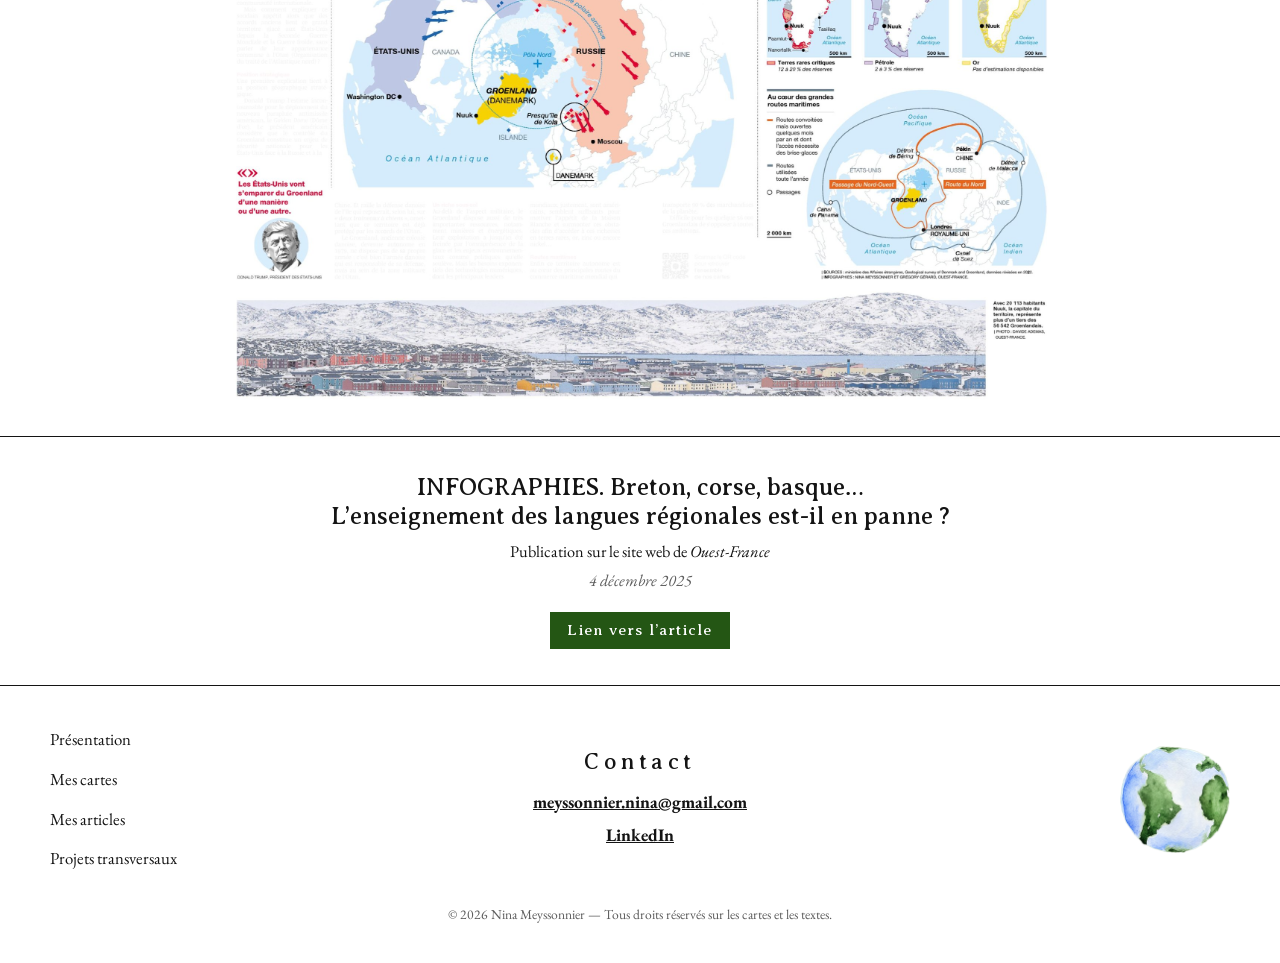
<file: articles.html>
<!doctype html>
<html lang="fr">
<head>
<meta charset="utf-8">
<meta name="viewport" content="width=device-width, initial-scale=1">
<title>Mes articles — Nina Meyssonnier</title>
<meta name="description" content="Nina Meyssonnier, cartographe et analyste en géopolitique basée en Italie : cartes, articles et projets pour décrypter l’actualité internationale.">
<link rel="canonical" href="https://ninameyssonnier.com/articles.html">
<link rel="alternate" hreflang="fr" href="https://ninameyssonnier.com/articles.html">
<link rel="alternate" hreflang="en" href="https://ninameyssonnier.com/en/articles.html">
<link rel="alternate" hreflang="it" href="https://ninameyssonnier.com/it/articles.html">
<link rel="alternate" hreflang="x-default" href="https://ninameyssonnier.com/articles.html">
<meta property="og:type" content="website">
<meta property="og:title" content="Mes articles — Nina Meyssonnier">
<meta property="og:description" content="Nina Meyssonnier, cartographe et analyste en géopolitique basée en Italie : cartes, articles et projets pour décrypter l’actualité internationale.">
<meta property="og:url" content="https://ninameyssonnier.com/articles.html">
<meta property="og:image" content="https://ninameyssonnier.com/images/deco/globe-aquarelle.png">
<link rel="icon" type="image/png" href="images/deco/globe-aquarelle.png">
<link rel="preload" href="fonts/EBGaramond.woff2" as="font" type="font/woff2" crossorigin>
<link rel="preload" href="fonts/AveriaSerifLibre-Regular.woff2" as="font" type="font/woff2" crossorigin>
<link rel="stylesheet" href="css/style.css?v=dd721a65">
</head>
<body>
<a class="lien-evitement" href="#contenu">Aller au contenu</a>
<header class="conteneur entete">
<a class="logo" href="index.html">Nina <strong>MEYSSONNIER</strong></a>
<nav class="menu" aria-label="Menu principal">
<ul>
<li><a href="cartes.html">Mes cartes</a></li>
<li><a href="articles.html" aria-current="page">Mes articles</a></li>
<li><a href="projets.html">Projets transversaux</a></li>
</ul>
</nav>
<nav class="langues" aria-label="Langue"><a href="articles.html" lang="fr" hreflang="fr" aria-current="true">FR</a><a href="en/articles.html" lang="en" hreflang="en">EN</a><a href="it/articles.html" lang="it" hreflang="it">IT</a></nav>
</header>
<main id="contenu">

<h1 class="conteneur titre-page">Mes articles</h1>
<div class="encart"><div class="etroit"><p>Le texte permet d’entrer dans l’analyse fine d’enjeux complexes. Parce que les écrits restent, j’attache une grande importance à écrire sur les sujets qui me tiennent à cœur et à les illustrer par des cartes et des infographies.</p></div></div>
<article class="article"><div class="conteneur">
<h2>CARTE. Glace, hôtel, camping, sorties : voici combien coûtent vos vacances dans les terres à l’Ouest</h2>
<p class="support">Publication sur le site web de <em>Ouest-France</em></p><p class="date">24 août 2026</p>
<a class="bouton" href="https://www.ouest-france.fr/economie/consommation/carte-glace-hotel-camping-sorties-voici-combien-coutent-vos-vacances-dans-les-terres-a-louest-9b90d91a-9f0c-11f1-a8ad-3219df531147" target="_blank" rel="noopener">Lien vers l’article</a>

</div></article><article class="article"><div class="conteneur">
<h2>« Melancholia » sur Arte : l’onirisme de l’éclipse totale façon Lars von Trier</h2>
<p class="support">Publication sur le site web de <em>Ouest-France</em></p><p class="date">12 août 2026</p>
<a class="bouton" href="https://programmetv.ouest-france.fr/chaines/programme-tv-arte-111/melancholia-sur-arte-lonirisme-de-leclipse-totale-facon-lars-von-trier-a9f399a0-927a-11f1-8bae-616c424ae7e0" target="_blank" rel="noopener">Lien vers l’article</a>

</div></article><article class="article"><div class="conteneur">
<h2>CARTE. Incendies en Gironde : visualisez la situation sur place</h2>
<p class="support">Publication sur le site web de <em>Ouest-France</em></p><p class="date">24 juillet 2026</p>
<a class="bouton" href="https://www.ouest-france.fr/faits-divers/incendie/carte-incendies-en-gironde-visualisez-la-situation-sur-place-9a98f5e0-873f-11f1-abec-0816624751ff" target="_blank" rel="noopener">Lien vers l’article</a>

</div></article><article class="article"><div class="conteneur">
<h2>INFOGRAPHIE. La Coupe du monde 2026 a-t-elle été impactée par la politique migratoire de Donald Trump ?</h2>
<p class="support">Publication sur le site web de <em>Ouest-France</em></p><p class="date">11 juillet 2026</p>
<a class="bouton" href="https://www.ouest-france.fr/sport/coupe-du-monde/infographie-la-coupe-du-monde-2026-a-t-elle-ete-impactee-par-la-politique-migratoire-de-donald-trump-b493e9d8-790b-11f1-980a-970130a57304" target="_blank" rel="noopener">Lien vers l’article</a>

</div></article><article class="article"><div class="conteneur">
<h2>ENTRETIEN. Pascal Boniface : « Dans cette Coupe du monde, Donald Trump veut montrer qu’il est le boss »</h2>
<p class="support">Publication sur le site web de <em>Ouest-France</em></p><p class="date">11 juillet 2026</p>
<a class="bouton" href="https://www.ouest-france.fr/sport/football/entretien-pascal-boniface-dans-cette-coupe-du-monde-donald-trump-veut-montrer-quil-est-le-boss-836c1aa6-7adc-11f1-b6b9-5740d58e7caf" target="_blank" rel="noopener">Lien vers l’article</a>

</div></article><article class="article"><div class="conteneur">
<h2>CARTES. Les Casques bleus vont-ils quitter le Liban ?</h2>
<p class="support">Publication sur le site web de <em>Ouest-France</em></p><p class="date">11 juin 2026</p>
<a class="bouton" href="https://www.ouest-france.fr/monde/liban/cartes-les-casques-bleus-vont-ils-abandonner-quitter-le-liban-0d8029e8-6409-11f1-bb6e-df703f58b398" target="_blank" rel="noopener">Lien vers l’article</a>

</div></article><article class="article"><div class="conteneur">
<h2>CARTE. Comment Pékin construit des îles artificielles pour asseoir son influence</h2>
<p class="support">Publication sur le site web de <em>Ouest-France</em></p><p class="date">13 mai 2026</p>
<a class="bouton" href="https://www.ouest-france.fr/monde/chine/carte-strategie-iles-artificielles-mer-de-chine-meridionale/" target="_blank" rel="noopener">Lien vers l’article</a>

</div></article><article class="article"><div class="conteneur">
<h2>CARTE. Hantavirus : dans quels pays sont rapatriés les passagers du « MV Hondius » et quelles mesures ont-ils prises ?</h2>
<p class="support">Publication sur le site web de <em>Ouest-France</em></p><p class="date">11 mai 2026</p>
<a class="bouton" href="https://www.ouest-france.fr/sante/virus/carte-hantavirus-dans-quels-pays-sont-rapatries-les-passagers-du-mv-hondius-et-quelles-mesures-ont-ils-prises-629c2632-4d40-11f1-aaad-3dc0b7ad690d" target="_blank" rel="noopener">Lien vers l’article</a>

</div></article><article class="article"><div class="conteneur">
<h2>CARTE. Guerre au Moyen-Orient : quels sont les sites stratégiques sur le territoire iranien ?</h2>
<p class="support">Publication sur le site web de <em>Ouest-France</em></p><p class="date">1er avril 2026</p>
<a class="bouton" href="https://www.ouest-france.fr/monde/iran/carte-guerre-au-moyen-orient-quels-sont-les-sites-strategiques-sur-le-territoire-iranien-6eeb573a-2d1c-11f1-9aaf-bfbe7938d313" target="_blank" rel="noopener">Lien vers l’article</a>

</div></article><article class="article"><div class="conteneur">
<h2>CARTES. Pourquoi l’archipel des Chagos est-il au cœur des convoitises internationales ?</h2>
<p class="support">Publication sur le site web de <em>Ouest-France</em></p><p class="date">26 février 2026</p>
<a class="bouton" href="https://www.ouest-france.fr/monde/cartes-pourquoi-larchipel-des-chagos-est-au-cur-des-convoitises-internationales-d69a36d6-fad0-11f0-b811-0d74e2b6bed2" target="_blank" rel="noopener">Lien vers l’article</a>

</div></article><article class="article"><div class="conteneur">
<h2>CARTES. Pourquoi le Groenland, géant de glace, attire-t-il la convoitise de Donald Trump ?</h2>
<p class="support">Publication sur le site web le 13 janvier 2026 et dans le journal papier <em>Dimanche Ouest-France</em> le 18 janvier 2026</p><p class="date"></p>
<a class="bouton" href="https://www.ouest-france.fr/monde/groenland/cartes-groenland-un-geant-de-glace-au-centre-des-appetits-geopolitiques-4b8943fa-efce-11f0-ae78-1a0629cc1f87" target="_blank" rel="noopener">Lien vers l’article</a>
<figure class="cadre" data-fichier="images/articles/groenland-dimanche-ouest-france.jpg"><img src="images/articles/groenland-dimanche-ouest-france.jpg" alt="Double page du Dimanche Ouest-France du 18 janvier 2026 consacrée au Groenland" loading="lazy" onerror="this.closest('figure').classList.add('manquante')"></figure>
</div></article><article class="article"><div class="conteneur">
<h2>INFOGRAPHIES. Breton, corse, basque… L’enseignement des langues régionales est-il en panne ?</h2>
<p class="support">Publication sur le site web de <em>Ouest-France</em></p><p class="date">4 décembre 2025</p>
<a class="bouton" href="https://www.ouest-france.fr/education/enseignement/infographies-breton-corse-basque-lenseignement-des-langues-regionales-est-il-en-panne-cac59726-b677-11f0-9097-68e77b575996" target="_blank" rel="noopener">Lien vers l’article</a>

</div></article>

</main>
<footer class="pied">
<div class="conteneur pied-grille">
<nav aria-label="Plan du site">
<ul>
<li><a href="index.html">Présentation</a></li>
<li><a href="cartes.html">Mes cartes</a></li>
<li><a href="articles.html">Mes articles</a></li>
<li><a href="projets.html">Projets transversaux</a></li>
</ul>
</nav>
<div class="contact">
<h2>Contact</h2>
<ul>
<li><a href="mailto:meyssonnier.nina@gmail.com">meyssonnier.nina@gmail.com</a></li>
<li><a href="https://www.linkedin.com/in/nina-meyssonnier-8220b4284/" target="_blank" rel="noopener">LinkedIn</a></li>
</ul>
</div>
<img class="pied-globe" src="images/deco/globe-aquarelle.png" alt="" width="442" height="429" loading="lazy">
</div>
<p class="mentions">© 2026 Nina Meyssonnier — Tous droits réservés sur les cartes et les textes.</p>
</footer>
<script src="js/apparition.js?v=9f17c9cb" defer></script>
</body>
</html>
</file>
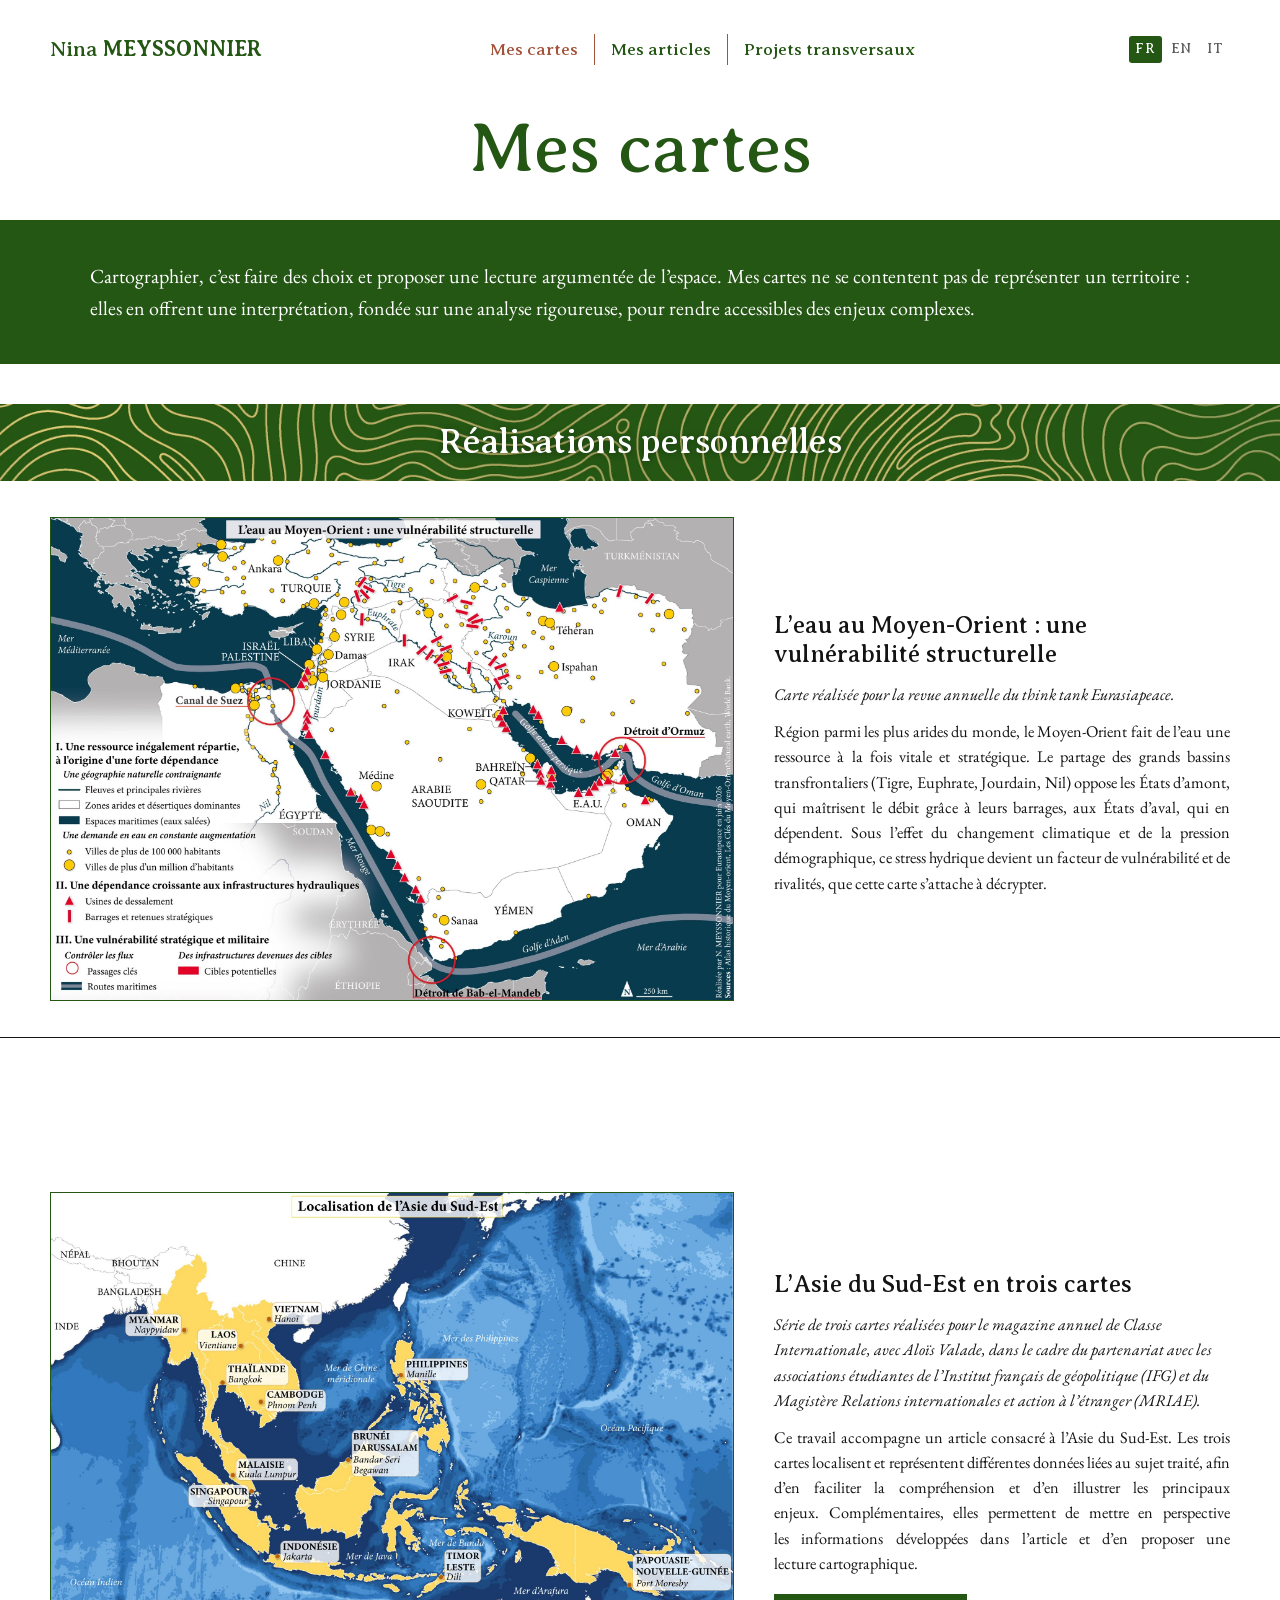
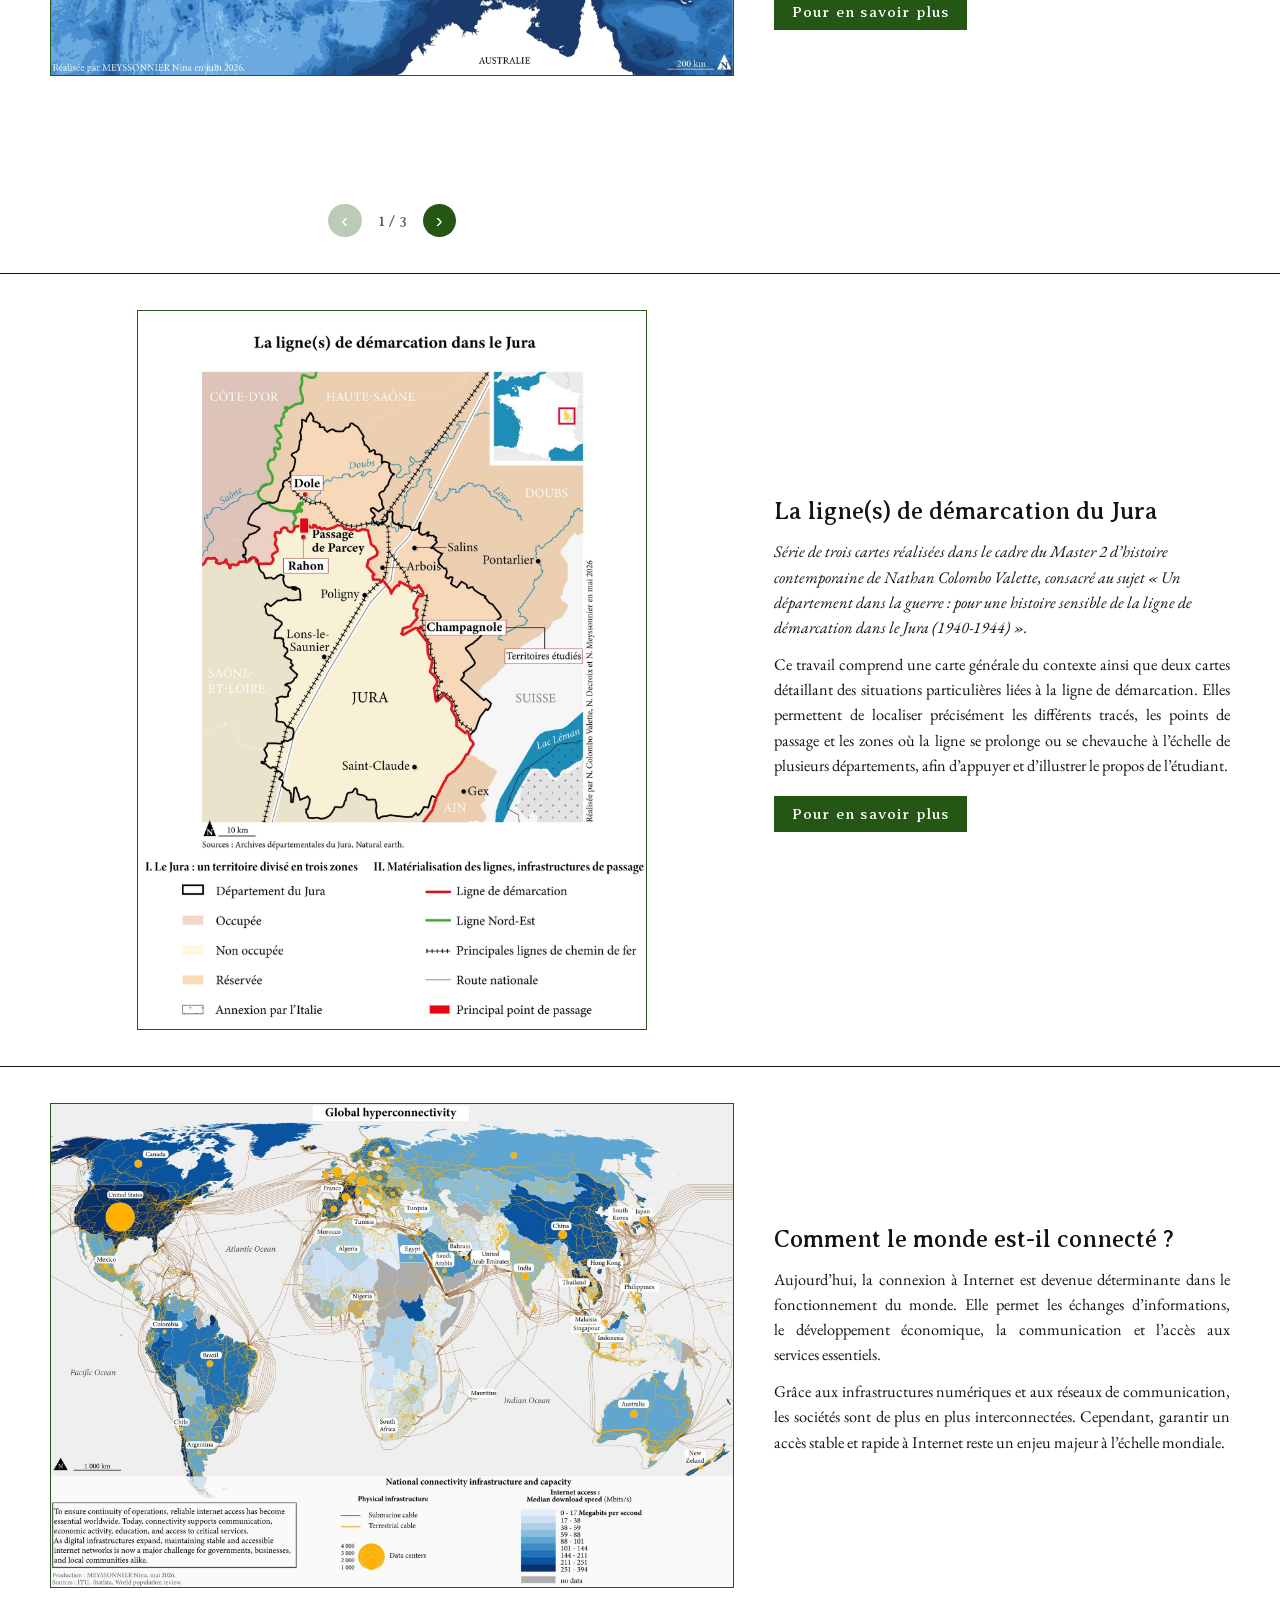
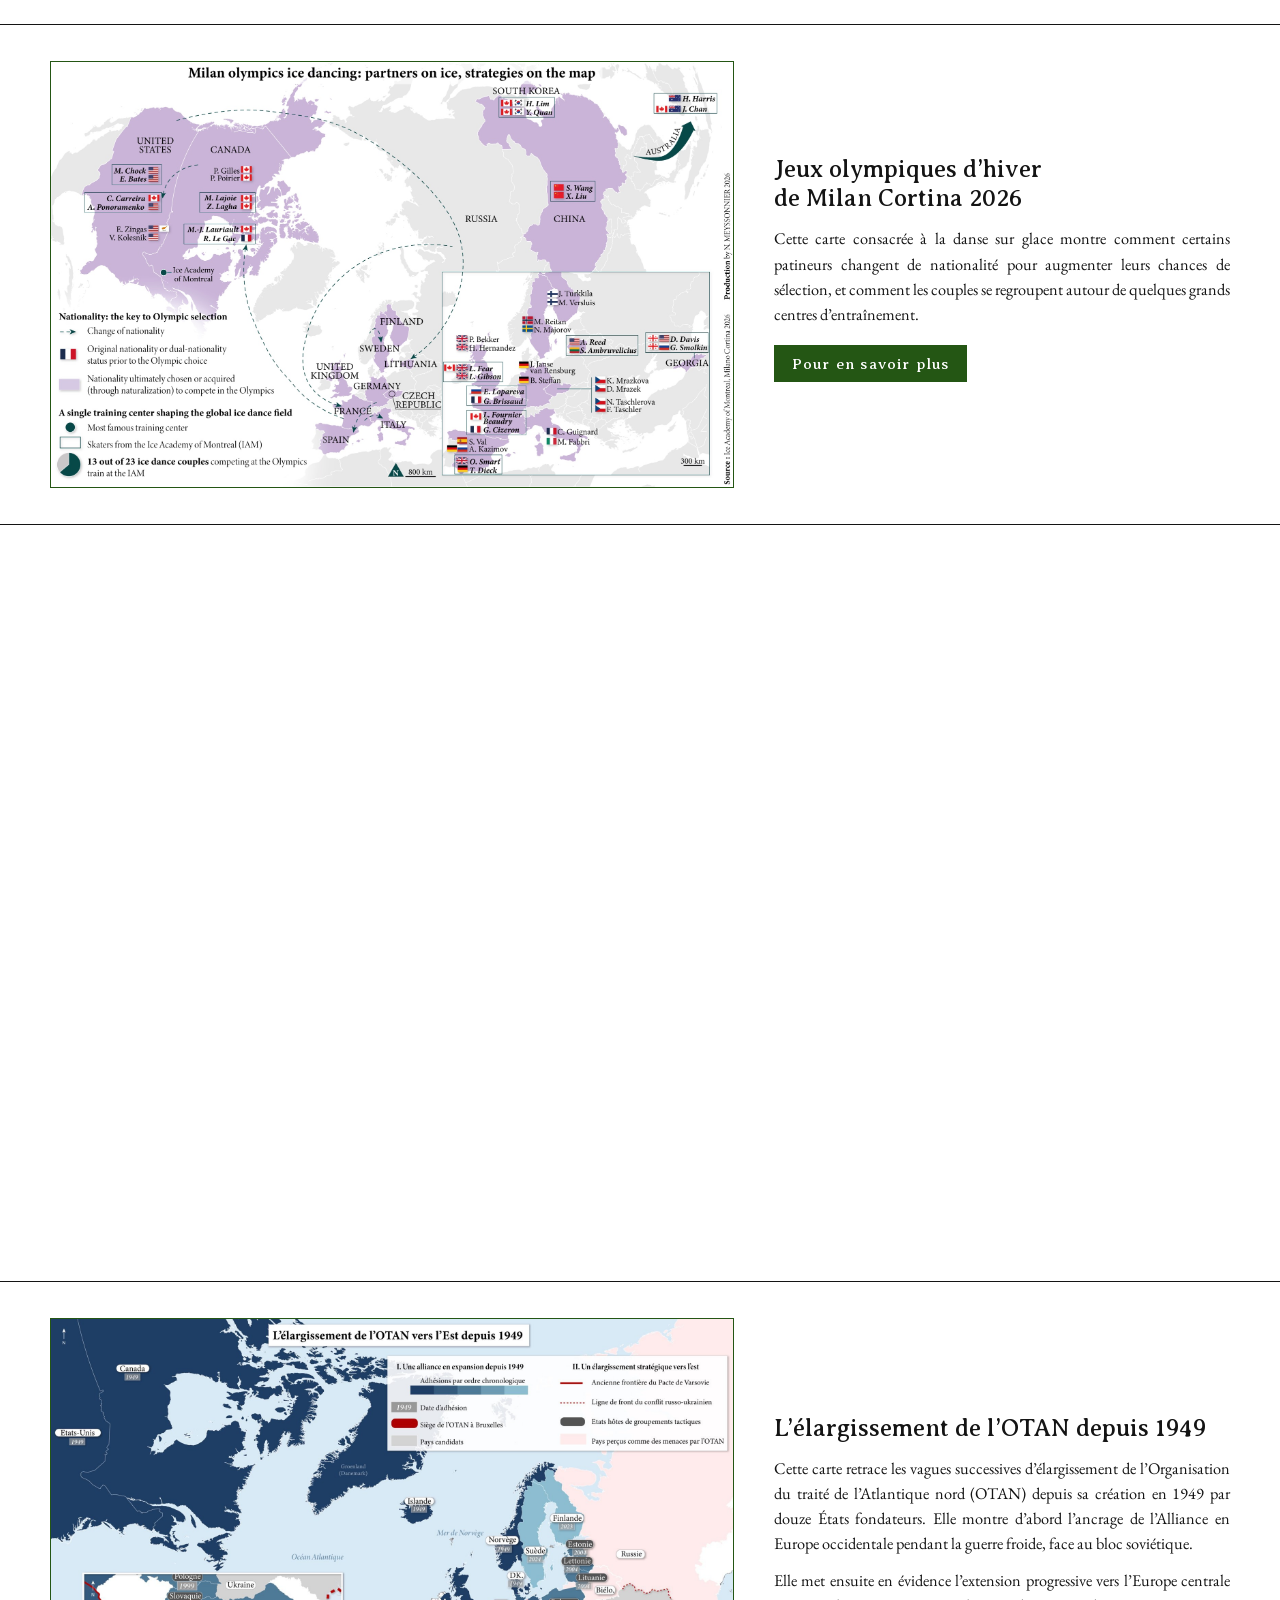
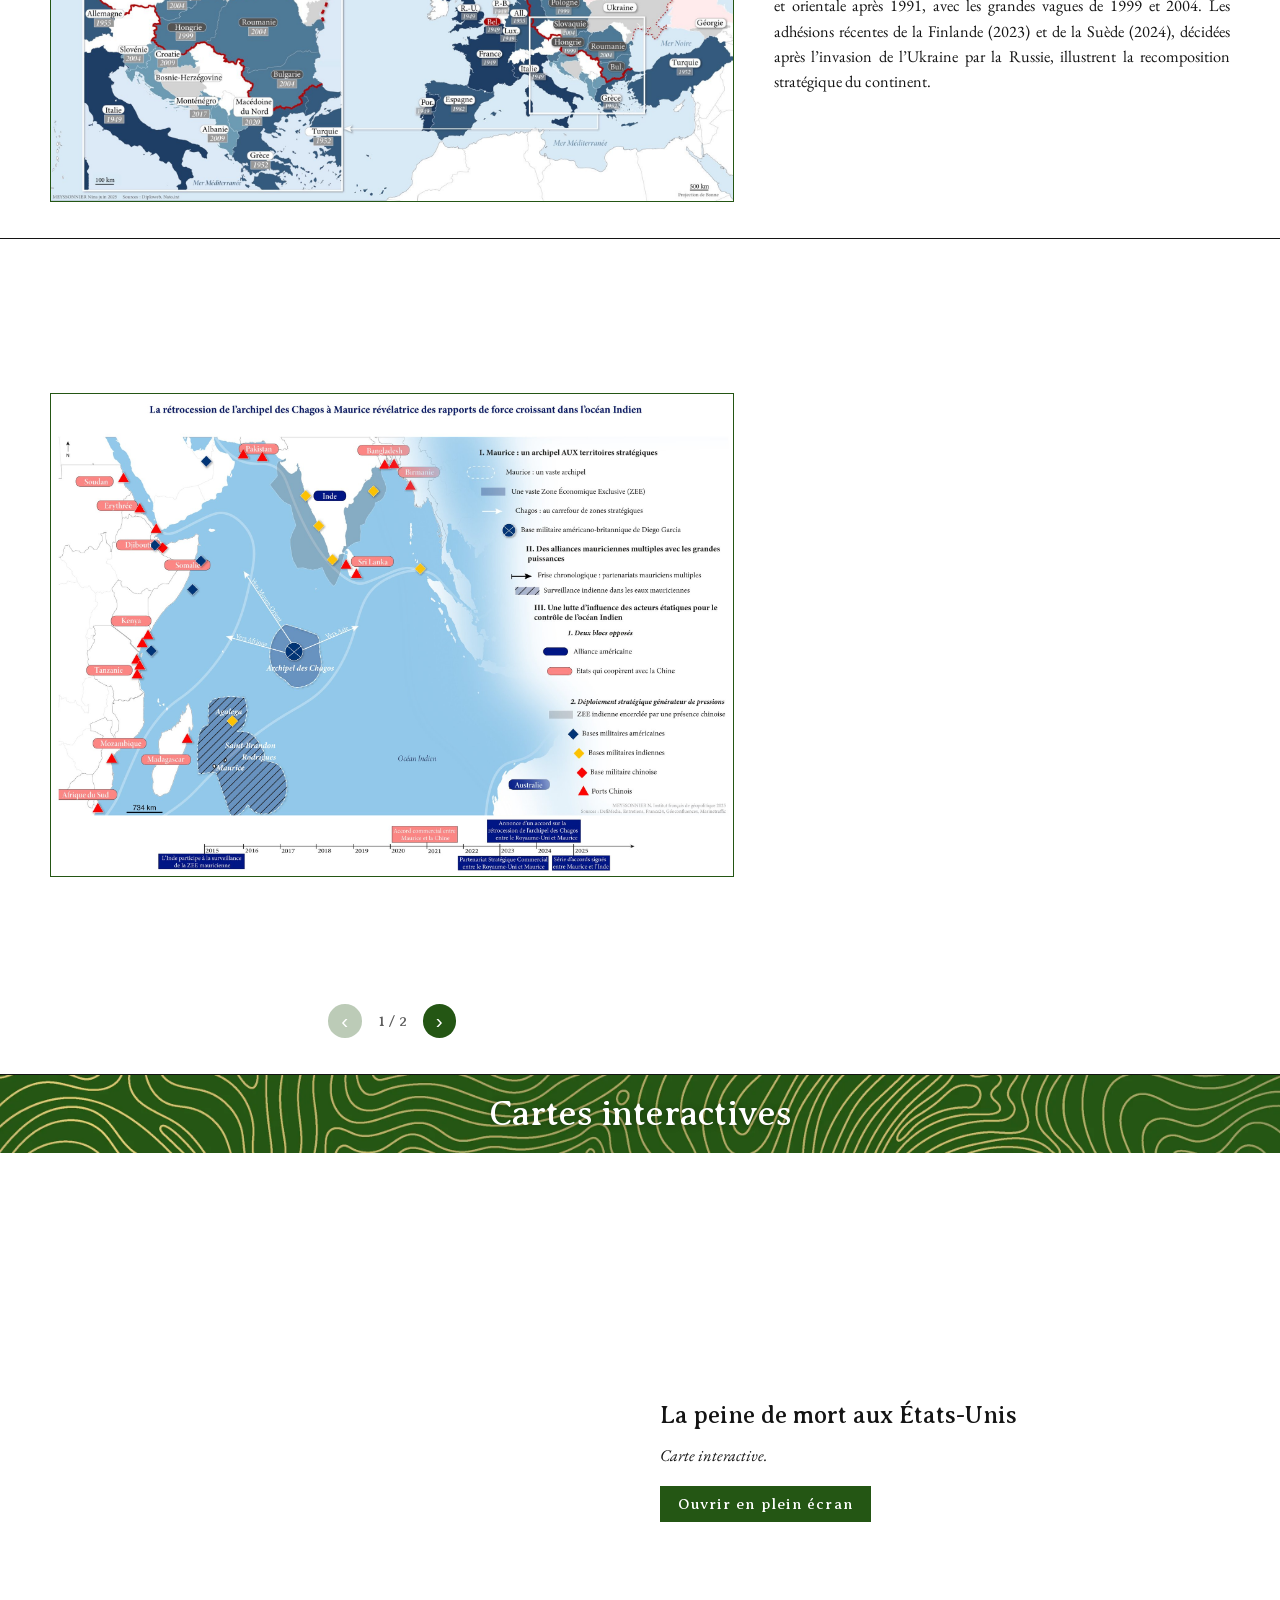
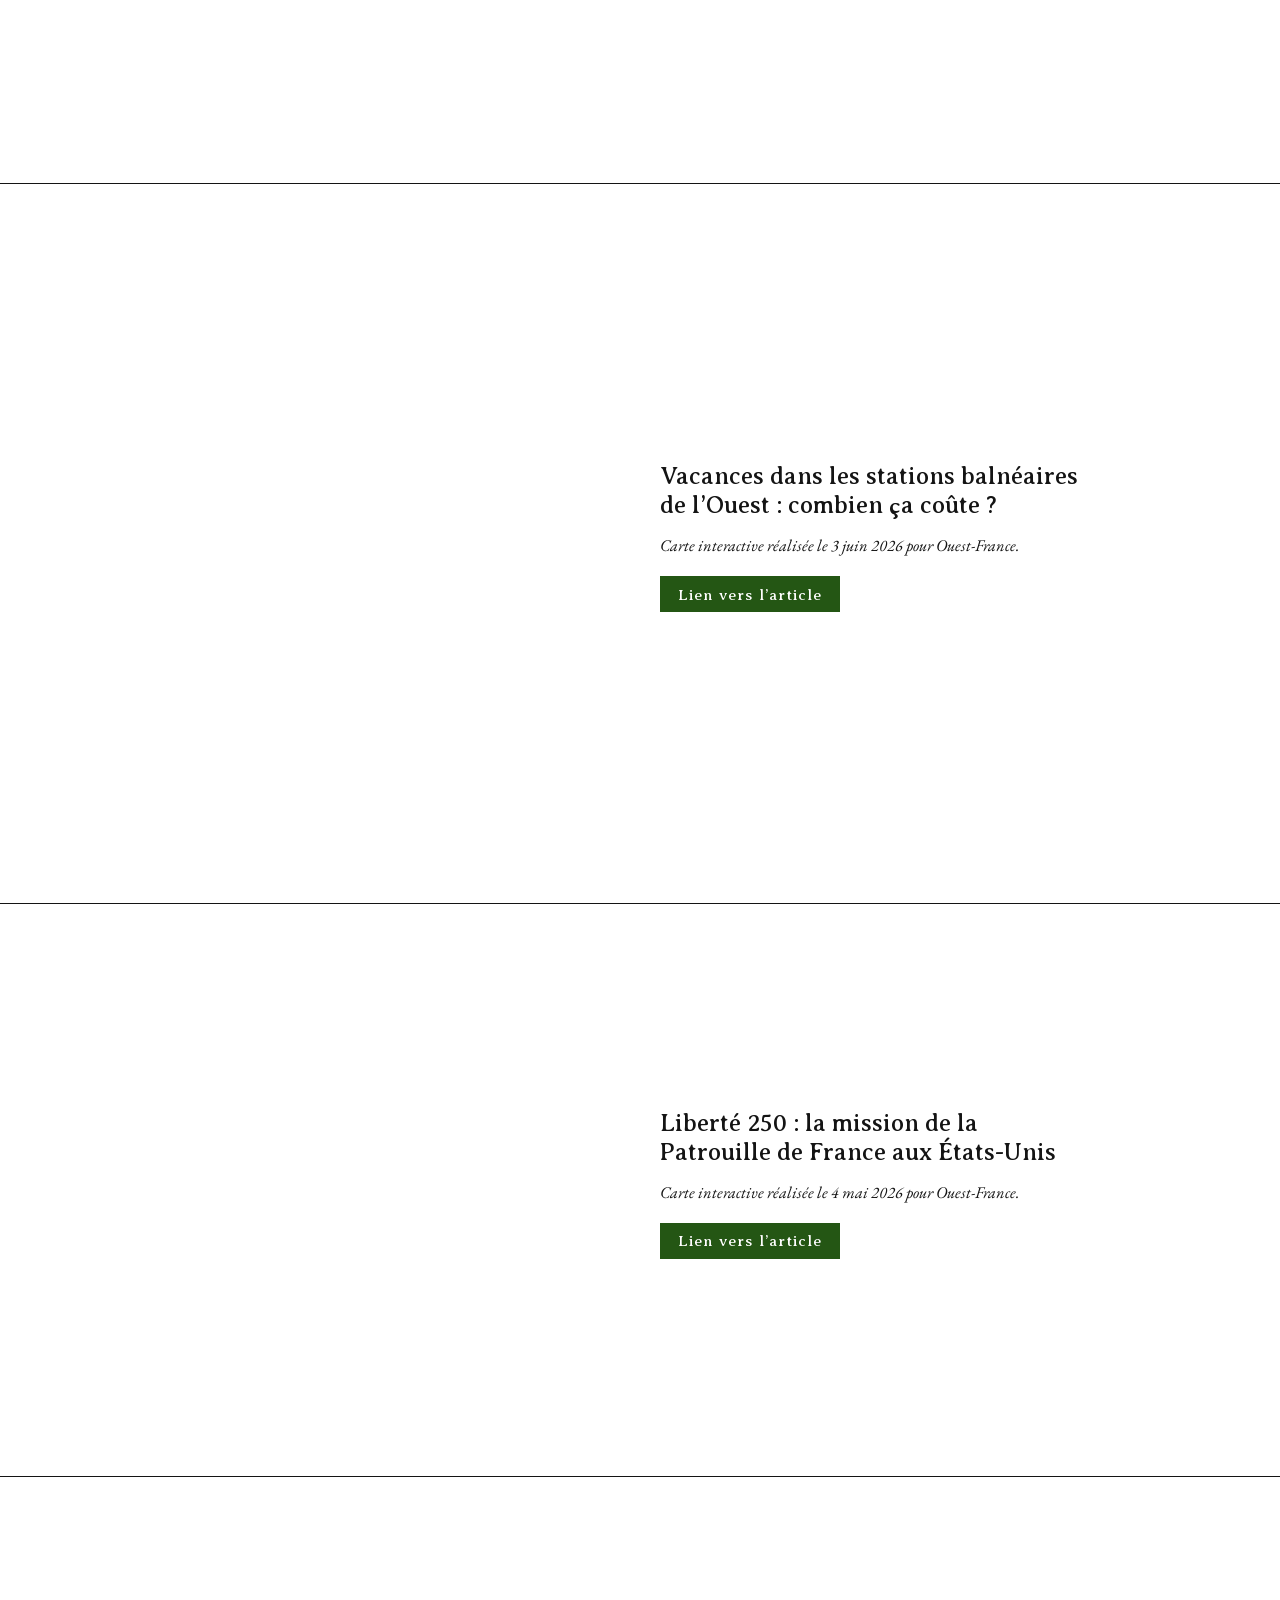
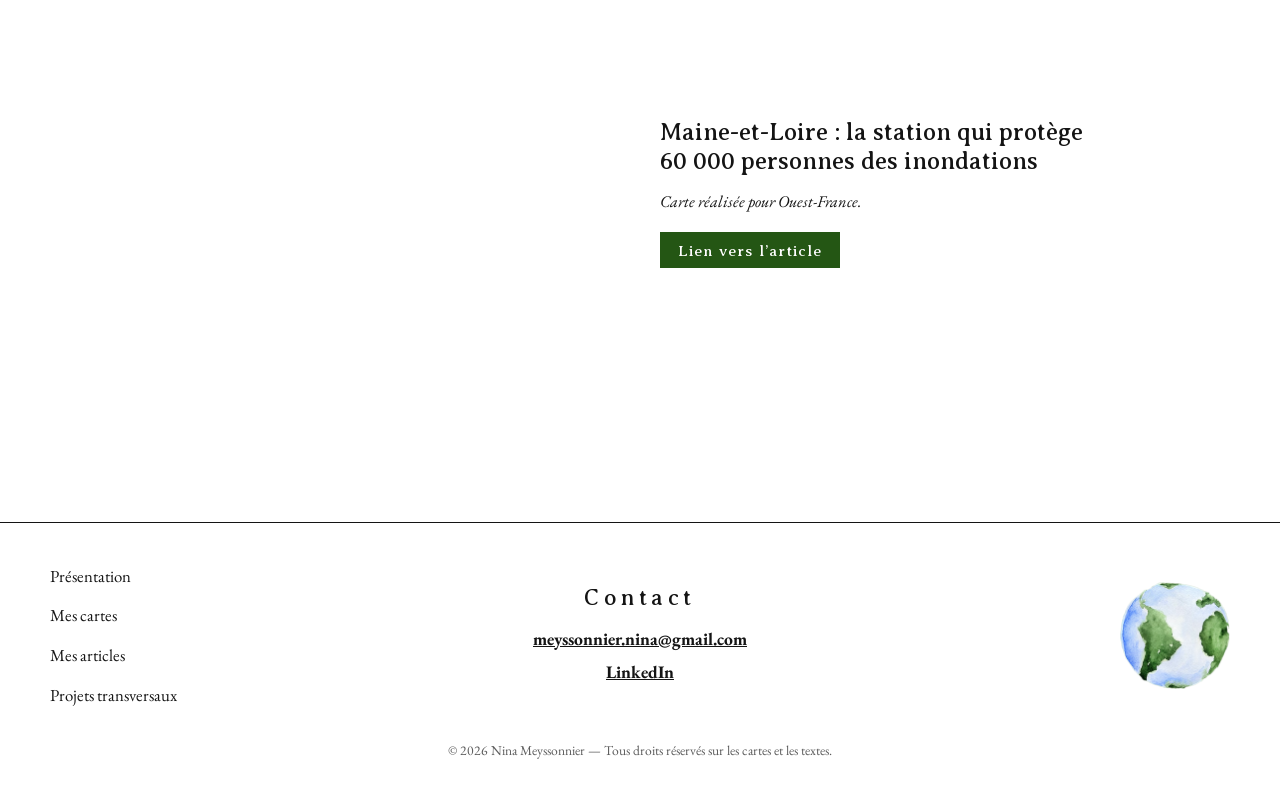
<file: cartes.html>
<!doctype html>
<html lang="fr">
<head>
<meta charset="utf-8">
<meta name="viewport" content="width=device-width, initial-scale=1">
<title>Mes cartes — Nina Meyssonnier</title>
<meta name="description" content="Nina Meyssonnier, cartographe et analyste en géopolitique basée en Italie : cartes, articles et projets pour décrypter l’actualité internationale.">
<link rel="canonical" href="https://ninameyssonnier.com/cartes.html">
<link rel="alternate" hreflang="fr" href="https://ninameyssonnier.com/cartes.html">
<link rel="alternate" hreflang="en" href="https://ninameyssonnier.com/en/cartes.html">
<link rel="alternate" hreflang="it" href="https://ninameyssonnier.com/it/cartes.html">
<link rel="alternate" hreflang="x-default" href="https://ninameyssonnier.com/cartes.html">
<meta property="og:type" content="website">
<meta property="og:title" content="Mes cartes — Nina Meyssonnier">
<meta property="og:description" content="Nina Meyssonnier, cartographe et analyste en géopolitique basée en Italie : cartes, articles et projets pour décrypter l’actualité internationale.">
<meta property="og:url" content="https://ninameyssonnier.com/cartes.html">
<meta property="og:image" content="https://ninameyssonnier.com/images/deco/globe-aquarelle.png">
<link rel="icon" type="image/png" href="images/deco/globe-aquarelle.png">
<link rel="preload" href="fonts/EBGaramond.woff2" as="font" type="font/woff2" crossorigin>
<link rel="preload" href="fonts/AveriaSerifLibre-Regular.woff2" as="font" type="font/woff2" crossorigin>
<link rel="stylesheet" href="css/style.css?v=dd721a65">
</head>
<body>
<a class="lien-evitement" href="#contenu">Aller au contenu</a>
<header class="conteneur entete">
<a class="logo" href="index.html">Nina <strong>MEYSSONNIER</strong></a>
<nav class="menu" aria-label="Menu principal">
<ul>
<li><a href="cartes.html" aria-current="page">Mes cartes</a></li>
<li><a href="articles.html">Mes articles</a></li>
<li><a href="projets.html">Projets transversaux</a></li>
</ul>
</nav>
<nav class="langues" aria-label="Langue"><a href="cartes.html" lang="fr" hreflang="fr" aria-current="true">FR</a><a href="en/cartes.html" lang="en" hreflang="en">EN</a><a href="it/cartes.html" lang="it" hreflang="it">IT</a></nav>
</header>
<main id="contenu">

<h1 class="conteneur titre-page">Mes cartes</h1>
<div class="encart"><div class="etroit"><p>Cartographier, c’est faire des choix et proposer une lecture argumentée de l’espace. Mes cartes ne se contentent pas de représenter un territoire : elles en offrent une interprétation, fondée sur une analyse rigoureuse, pour rendre accessibles des enjeux complexes.</p></div></div>
<div class="topo" style="margin-top:2.5rem"><h2>Réalisations personnelles</h2></div>
<article class="fiche carte"><div class="conteneur">
<figure class="cadre" data-fichier="images/cartes/eau-moyen-orient.jpg"><img src="images/cartes/eau-moyen-orient.jpg" alt="Carte : l’eau au Moyen-Orient" loading="lazy" onerror="this.closest('figure').classList.add('manquante')"></figure>
<div class="texte">
<h2>L’eau au Moyen-Orient : une vulnérabilité structurelle</h2>
<p><span class="contexte">Carte réalisée pour la revue annuelle du think tank Eurasiapeace.</span></p>
<p>Région parmi les plus arides du monde, le Moyen-Orient fait de l’eau une ressource à la fois vitale et stratégique. Le partage des grands bassins transfrontaliers (Tigre, Euphrate, Jourdain, Nil) oppose les États d’amont, qui maîtrisent le débit grâce à leurs barrages, aux États d’aval, qui en dépendent. Sous l’effet du changement climatique et de la pression démographique, ce stress hydrique devient un facteur de vulnérabilité et de rivalités, que cette carte s’attache à décrypter.</p>

</div>
</div></article><article class="fiche carte"><div class="conteneur">
<div class="carrousel" aria-roledescription="carrousel" aria-label="Cartes sur l’Asie du Sud-Est">
<div class="carrousel-piste" tabindex="0"><figure class="cadre" data-fichier="images/cartes/asie-sud-est.jpg"><img src="images/cartes/asie-sud-est.jpg" alt="Carte : localisation de l’Asie du Sud-Est" loading="lazy" onerror="this.closest('figure').classList.add('manquante')"></figure><figure class="cadre" data-fichier="images/cartes/asie-sud-est-population.jpg"><img src="images/cartes/asie-sud-est-population.jpg" alt="Carte : densité de population en Asie du Sud-Est" loading="lazy" onerror="this.closest('figure').classList.add('manquante')"></figure><figure class="cadre" data-fichier="images/cartes/asie-sud-est-economie.jpg"><img src="images/cartes/asie-sud-est-economie.jpg" alt="Carte : les réseaux économiques de l’Asie du Sud-Est" loading="lazy" onerror="this.closest('figure').classList.add('manquante')"></figure></div>
<div class="carrousel-commandes"><button type="button" class="prec" aria-label="Carte précédente">‹</button><span class="carrousel-compte" aria-live="polite"></span><button type="button" class="suiv" aria-label="Carte suivante">›</button></div>
</div>
<div class="texte">
<h2>L’Asie du Sud-Est en trois cartes</h2>
<p><span class="contexte">Série de trois cartes réalisées pour le magazine annuel de Classe Internationale, avec Aloïs Valade, dans le cadre du partenariat avec les associations étudiantes de l’Institut français de géopolitique (IFG) et du Magistère Relations internationales et action à l’étranger (MRIAE).</span></p>
<p>Ce travail accompagne un article consacré à l’Asie du Sud-Est. Les trois cartes localisent et représentent différentes données liées au sujet traité, afin d’en faciliter la compréhension et d’en illustrer les principaux enjeux. Complémentaires, elles permettent de mettre en perspective les informations développées dans l’article et d’en proposer une lecture cartographique.</p>
<p class="actions"><a class="bouton" href="https://www.helloasso.com/associations/classe-internationale/boutiques/revue-2026-classe-internationale" target="_blank" rel="noopener">Pour en savoir plus</a></p>
</div>
</div></article><article class="fiche carte"><div class="conteneur">
<figure class="cadre" data-fichier="images/cartes/jura.jpg"><img src="images/cartes/jura.jpg" alt="Carte : la ligne de démarcation dans le Jura" loading="lazy" onerror="this.closest('figure').classList.add('manquante')"></figure>
<div class="texte">
<h2>La ligne(s) de démarcation du Jura</h2>
<p><span class="contexte">Série de trois cartes réalisées dans le cadre du Master 2 d’histoire contemporaine de Nathan Colombo Valette, consacré au sujet « Un département dans la guerre : pour une histoire sensible de la ligne de démarcation dans le Jura (1940-1944) ».</span></p>
<p>Ce travail comprend une carte générale du contexte ainsi que deux cartes détaillant des situations particulières liées à la ligne de démarcation. Elles permettent de localiser précisément les différents tracés, les points de passage et les zones où la ligne se prolonge ou se chevauche à l’échelle de plusieurs départements, afin d’appuyer et d’illustrer le propos de l’étudiant.</p>
<p class="actions"><a class="bouton" href="https://lnkd.in/p/e--5UUux" target="_blank" rel="noopener">Pour en savoir plus</a></p>
</div>
</div></article><article class="fiche carte"><div class="conteneur">
<figure class="cadre" data-fichier="images/cartes/monde-connecte.jpg"><img src="images/cartes/monde-connecte.jpg" alt="Carte : Global hyperconnectivity" loading="lazy" onerror="this.closest('figure').classList.add('manquante')"></figure>
<div class="texte">
<h2>Comment le monde est-il connecté ?</h2>
<p>Aujourd’hui, la connexion à Internet est devenue déterminante dans le fonctionnement du monde. Elle permet les échanges d’informations, le développement économique, la communication et l’accès aux services essentiels.</p>
<p>Grâce aux infrastructures numériques et aux réseaux de communication, les sociétés sont de plus en plus interconnectées. Cependant, garantir un accès stable et rapide à Internet reste un enjeu majeur à l’échelle mondiale.</p>

</div>
</div></article><article class="fiche carte"><div class="conteneur">
<figure class="cadre" data-fichier="images/cartes/milan-danse-sur-glace.jpg"><img src="images/cartes/milan-danse-sur-glace.jpg" alt="Carte : Milan olympics ice dancing" loading="lazy" onerror="this.closest('figure').classList.add('manquante')"></figure>
<div class="texte">
<h2>Jeux olympiques d’hiver de Milan Cortina 2026</h2>
<p>Cette carte consacrée à la danse sur glace montre comment certains patineurs changent de nationalité pour augmenter leurs chances de sélection, et comment les couples se regroupent autour de quelques grands centres d’entraînement.</p>
<p class="actions"><a class="bouton" href="https://www.linkedin.com/posts/nina-meyssonnier-8220b4284_quand-la-danse-sur-glace-devient-un-jeu-activity-7427062218032349186-7DM0" target="_blank" rel="noopener">Pour en savoir plus</a></p>
</div>
</div></article><article class="fiche carte"><div class="conteneur">
<figure class="cadre" data-fichier="images/cartes/parcours-professionnel.jpg"><img src="images/cartes/parcours-professionnel.jpg" alt="Carte : un parcours professionnel cartographié" loading="lazy" onerror="this.closest('figure').classList.add('manquante')"></figure>
<div class="texte">
<h2>Un parcours professionnel cartographié</h2>
<p>Exemple anonymisé d’une carte qui raconte un parcours professionnel comme un itinéraire, avec ses étapes et ses bifurcations. Il ne s’agit pas du projet livré.</p>
<p class="actions"><a class="bouton" href="https://www.linkedin.com/posts/nina-meyssonnier-8220b4284_et-si-un-parcours-professionnel-se-racontait-activity-7411708351799218177-joyU" target="_blank" rel="noopener">Pour en savoir plus</a></p>
</div>
</div></article><article class="fiche carte"><div class="conteneur">
<figure class="cadre" data-fichier="images/cartes/otan.jpg"><img src="images/cartes/otan.jpg" alt="Carte : l’élargissement de l’OTAN vers l’Est depuis 1949" loading="lazy" onerror="this.closest('figure').classList.add('manquante')"></figure>
<div class="texte">
<h2>L’élargissement de l’OTAN depuis 1949</h2>
<p>Cette carte retrace les vagues successives d’élargissement de l’Organisation du traité de l’Atlantique nord (OTAN) depuis sa création en 1949 par douze États fondateurs. Elle montre d’abord l’ancrage de l’Alliance en Europe occidentale pendant la guerre froide, face au bloc soviétique.</p>
<p>Elle met ensuite en évidence l’extension progressive vers l’Europe centrale et orientale après 1991, avec les grandes vagues de 1999 et 2004. Les adhésions récentes de la Finlande (2023) et de la Suède (2024), décidées après l’invasion de l’Ukraine par la Russie, illustrent la recomposition stratégique du continent.</p>

</div>
</div></article><article class="fiche carte"><div class="conteneur">
<div class="carrousel" aria-roledescription="carrousel" aria-label="Cartes sur l’archipel des Chagos">
<div class="carrousel-piste" tabindex="0"><figure class="cadre" data-fichier="images/cartes/chagos.jpg"><img src="images/cartes/chagos.jpg" alt="Carte : la rétrocession de l’archipel des Chagos à Maurice, révélatrice des rapports de force dans l’océan Indien" loading="lazy" onerror="this.closest('figure').classList.add('manquante')"></figure><figure class="cadre" data-fichier="images/cartes/chagos-ressources.jpg"><img src="images/cartes/chagos-ressources.jpg" alt="Carte : l’archipel des Chagos, une ressource géostratégique convoitée" loading="lazy" onerror="this.closest('figure').classList.add('manquante')"></figure></div>
<div class="carrousel-commandes"><button type="button" class="prec" aria-label="Carte précédente">‹</button><span class="carrousel-compte" aria-live="polite"></span><button type="button" class="suiv" aria-label="Carte suivante">›</button></div>
</div>
<div class="texte">
<h2>La rétrocession de l’archipel des Chagos</h2>
<p>Ce mémoire analyse la rétrocession de l’archipel des Chagos, détaché de Maurice par le Royaume-Uni en 1965, du point de vue mauricien. Il replace ce différend de souveraineté dans le contexte électoral de 2024, au moment où la question devient un enjeu majeur de politique intérieure et diplomatique.</p>
<p>Il met en lumière les rapports de force qui structurent l’océan Indien, entre puissances occidentales, Inde et Chine. Il montre aussi pourquoi l’archipel est si convoité : sa position centrale, son vaste espace maritime et la base militaire américaine de Diego Garcia en font un point d’appui stratégique de premier plan.</p>
<p class="actions"><a class="bouton" href="https://www.linkedin.com/posts/nina-meyssonnier-8220b4284_m%C3%A9moire-m1-activity-7345037392065576960-s7K6" target="_blank" rel="noopener">Pour en savoir plus</a></p>
</div>
</div></article>
<div class="topo"><h2>Cartes interactives</h2></div>
<article class="fiche carte compacte"><div class="conteneur">
<div class="interactive"><iframe class="hauteur-fixe" title="Carte interactive : la peine de mort aux États-Unis" src="https://ninameysso.github.io/CARTE_peine_mort_US/" loading="lazy"></iframe></div>
<div class="texte">
<h2>La peine de mort aux États-Unis</h2>
<p><span class="contexte">Carte interactive.</span></p>
<p class="actions"><a class="bouton" href="https://ninameysso.github.io/CARTE_peine_mort_US/" target="_blank" rel="noopener">Ouvrir en plein écran</a></p>
</div>
</div></article>
<article class="fiche carte compacte"><div class="conteneur">
<div class="interactive"><iframe title="Combien coûtent vos vacances ?" aria-label="Carte de localisation" id="datawrapper-chart-HOBXJ" src="https://datawrapper.dwcdn.net/HOBXJ/7/" scrolling="no" frameborder="0" style="width: 0; min-width: 100% !important; border: none;" height="647" loading="lazy" data-external="1"></iframe></div>
<div class="texte">
<h2>Vacances dans les stations balnéaires de l’Ouest : combien ça coûte ?</h2>
<p class="contexte"><span class="contexte">Carte interactive réalisée le 3 juin 2026 pour <em>Ouest-France</em>.</span></p>
<p class="actions"><a class="bouton" href="https://www.ouest-france.fr/economie/consommation/carte-glace-moules-frites-camping-voici-combien-coutent-vos-vacances-dans-les-stations-balneaires-de-louest-3589c910-8d00-11f1-bac6-43ee9437487c" target="_blank" rel="noopener">Lien vers l’article</a></p>
</div>
</div></article><article class="fiche carte compacte"><div class="conteneur">
<div class="interactive"><iframe title="La mission &quot;Liberté 250&quot; : quel parcours pour la patrouille de France ?" aria-label="Carte de localisation" id="datawrapper-chart-xOIe6" src="https://datawrapper.dwcdn.net/xOIe6/3/" scrolling="no" frameborder="0" style="width: 0; min-width: 100% !important; border: none;" height="500" loading="lazy" data-external="1"></iframe></div>
<div class="texte">
<h2>Liberté 250 : la mission de la Patrouille de France aux États-Unis</h2>
<p class="contexte"><span class="contexte">Carte interactive réalisée le 4 mai 2026 pour <em>Ouest-France</em>.</span></p>
<p class="actions"><a class="bouton" href="https://www.ouest-france.fr/monde/etats-unis/en-quoi-consiste-liberte-250-la-mission-speciale-quentreprend-la-patrouille-de-france-aux-etats-unis-58388900-5d9f-11f1-b2c7-21f7efea5d61" target="_blank" rel="noopener">Lien vers l’article</a></p>
</div>
</div></article><article class="fiche carte compacte"><div class="conteneur">
<div class="interactive"><iframe title="Dans quelles zones la station d’exhaure a-t-elle permis d’éviter les inondations ?" aria-label="Carte de localisation" id="datawrapper-chart-x80AZ" src="https://datawrapper.dwcdn.net/x80AZ/3/" scrolling="no" frameborder="0" style="width: 0; min-width: 100% !important; border: none;" height="573" loading="lazy" data-external="1"></iframe></div>
<div class="texte">
<h2>Maine-et-Loire : la station qui protège 60 000 personnes des inondations</h2>
<p class="contexte"><span class="contexte">Carte réalisée pour <em>Ouest-France</em>.</span></p>
<p class="actions"><a class="bouton" href="https://www.ouest-france.fr/meteo/inondation/on-vide-une-piscine-olympique-en-28-secondes-cette-station-sauve-60000-personnes-des-inondations-en-maine-et-loire-95b1d936-1258-11f1-b716-b464f6755d91" target="_blank" rel="noopener">Lien vers l’article</a></p>
</div>
</div></article>

</main>
<footer class="pied">
<div class="conteneur pied-grille">
<nav aria-label="Plan du site">
<ul>
<li><a href="index.html">Présentation</a></li>
<li><a href="cartes.html">Mes cartes</a></li>
<li><a href="articles.html">Mes articles</a></li>
<li><a href="projets.html">Projets transversaux</a></li>
</ul>
</nav>
<div class="contact">
<h2>Contact</h2>
<ul>
<li><a href="mailto:meyssonnier.nina@gmail.com">meyssonnier.nina@gmail.com</a></li>
<li><a href="https://www.linkedin.com/in/nina-meyssonnier-8220b4284/" target="_blank" rel="noopener">LinkedIn</a></li>
</ul>
</div>
<img class="pied-globe" src="images/deco/globe-aquarelle.png" alt="" width="442" height="429" loading="lazy">
</div>
<p class="mentions">© 2026 Nina Meyssonnier — Tous droits réservés sur les cartes et les textes.</p>
</footer>
<script src="js/apparition.js?v=9f17c9cb" defer></script>
<script src="js/cartes.js?v=f50847bc" defer></script>
</body>
</html>
</file>
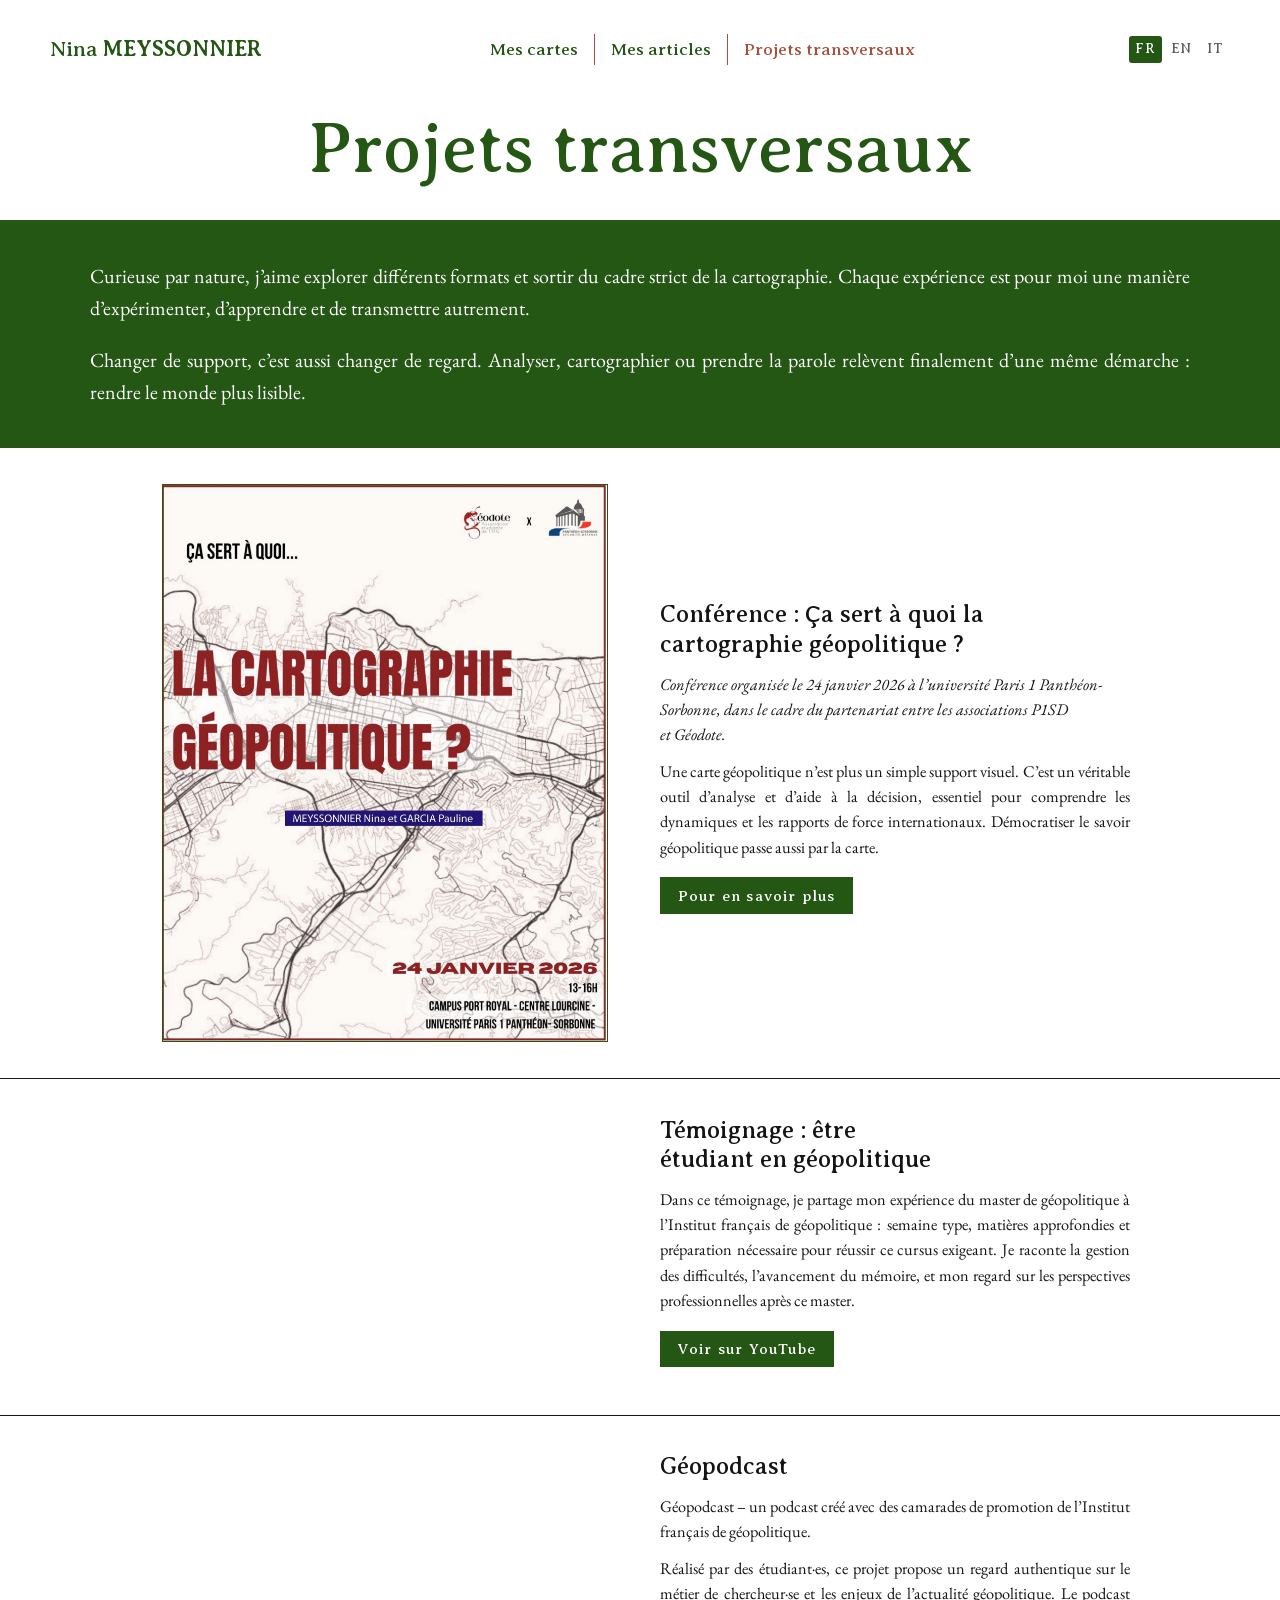
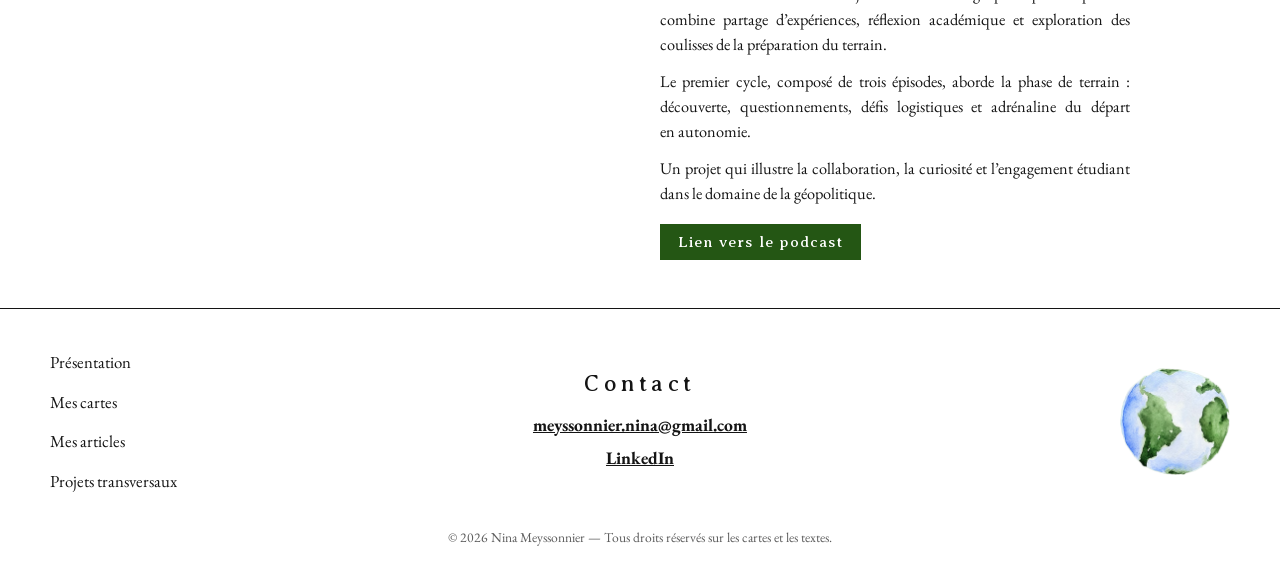
<file: projets.html>
<!doctype html>
<html lang="fr">
<head>
<meta charset="utf-8">
<meta name="viewport" content="width=device-width, initial-scale=1">
<title>Projets transversaux — Nina Meyssonnier</title>
<meta name="description" content="Nina Meyssonnier, cartographe et analyste en géopolitique basée en Italie : cartes, articles et projets pour décrypter l’actualité internationale.">
<link rel="canonical" href="https://ninameyssonnier.com/projets.html">
<link rel="alternate" hreflang="fr" href="https://ninameyssonnier.com/projets.html">
<link rel="alternate" hreflang="en" href="https://ninameyssonnier.com/en/projets.html">
<link rel="alternate" hreflang="it" href="https://ninameyssonnier.com/it/projets.html">
<link rel="alternate" hreflang="x-default" href="https://ninameyssonnier.com/projets.html">
<meta property="og:type" content="website">
<meta property="og:title" content="Projets transversaux — Nina Meyssonnier">
<meta property="og:description" content="Nina Meyssonnier, cartographe et analyste en géopolitique basée en Italie : cartes, articles et projets pour décrypter l’actualité internationale.">
<meta property="og:url" content="https://ninameyssonnier.com/projets.html">
<meta property="og:image" content="https://ninameyssonnier.com/images/deco/globe-aquarelle.png">
<link rel="icon" type="image/png" href="images/deco/globe-aquarelle.png">
<link rel="preload" href="fonts/EBGaramond.woff2" as="font" type="font/woff2" crossorigin>
<link rel="preload" href="fonts/AveriaSerifLibre-Regular.woff2" as="font" type="font/woff2" crossorigin>
<link rel="stylesheet" href="css/style.css?v=dd721a65">
</head>
<body>
<a class="lien-evitement" href="#contenu">Aller au contenu</a>
<header class="conteneur entete">
<a class="logo" href="index.html">Nina <strong>MEYSSONNIER</strong></a>
<nav class="menu" aria-label="Menu principal">
<ul>
<li><a href="cartes.html">Mes cartes</a></li>
<li><a href="articles.html">Mes articles</a></li>
<li><a href="projets.html" aria-current="page">Projets transversaux</a></li>
</ul>
</nav>
<nav class="langues" aria-label="Langue"><a href="projets.html" lang="fr" hreflang="fr" aria-current="true">FR</a><a href="en/projets.html" lang="en" hreflang="en">EN</a><a href="it/projets.html" lang="it" hreflang="it">IT</a></nav>
</header>
<main id="contenu">

<h1 class="conteneur titre-page">Projets transversaux</h1>
<div class="encart"><div class="etroit">
<p>Curieuse par nature, j’aime explorer différents formats et sortir du cadre strict de la cartographie. Chaque expérience est pour moi une manière d’expérimenter, d’apprendre et de transmettre autrement.</p>
<p>Changer de support, c’est aussi changer de regard. Analyser, cartographier ou prendre la parole relèvent finalement d’une même démarche : rendre le monde plus lisible.</p>
</div></div>

<article class="fiche carte compacte"><div class="conteneur">
<figure class="cadre" data-fichier="images/projets/conference-cartographie.jpg"><img src="images/projets/conference-cartographie.jpg" alt="Affiche de la conférence « Ça sert à quoi… la cartographie ? », Géodote x P1SD" loading="lazy" onerror="this.closest('figure').classList.add('manquante')"></figure>
<div class="texte">
<h2>Conférence : Ça sert à quoi la cartographie géopolitique ?</h2>
<p><span class="contexte">Conférence organisée le 24 janvier 2026 à l’université Paris 1 Panthéon-Sorbonne, dans le cadre du partenariat entre les associations P1SD et Géodote.</span></p>
<p>Une carte géopolitique n’est plus un simple support visuel. C’est un véritable outil d’analyse et d’aide à la décision, essentiel pour comprendre les dynamiques et les rapports de force internationaux. Démocratiser le savoir géopolitique passe aussi par la carte.</p>
<p class="actions"><a class="bouton" href="https://lnkd.in/p/dsRcvayR" target="_blank" rel="noopener">Pour en savoir plus</a></p>
</div>
</div></article>

<article class="fiche carte compacte"><div class="conteneur">
<div class="interactive"><iframe class="video-yt" src="https://www.youtube-nocookie.com/embed/-Z3qFKoBXpc" title="Vidéo « Master géopolitique : témoignage » de Thotis" loading="lazy" allow="accelerometer; autoplay; clipboard-write; encrypted-media; gyroscope; picture-in-picture" allowfullscreen></iframe></div>
<div class="texte">
<h2>Témoignage : être étudiant en géopolitique</h2>
<p>Dans ce témoignage, je partage mon expérience du master de géopolitique à l’Institut français de géopolitique : semaine type, matières approfondies et préparation nécessaire pour réussir ce cursus exigeant. Je raconte la gestion des difficultés, l’avancement du mémoire, et mon regard sur les perspectives professionnelles après ce master.</p>
<p class="actions"><a class="bouton" href="https://youtu.be/-Z3qFKoBXpc" target="_blank" rel="noopener">Voir sur YouTube</a></p>
</div>
</div></article>

<article class="fiche carte compacte"><div class="conteneur">
<div class="interactive"><iframe class="podcast" src="https://open.spotify.com/embed/show/1h0L1osd9zwFzi7GKlvqsv" title="Géopodcast sur Spotify" loading="lazy" allow="autoplay; clipboard-write; encrypted-media; fullscreen; picture-in-picture"></iframe></div>
<div class="texte">
<h2>Géopodcast</h2>
<p>Géopodcast – un podcast créé avec des camarades de promotion de l’Institut français de géopolitique.</p>
<p>Réalisé par des étudiant·es, ce projet propose un regard authentique sur le métier de chercheur·se et les enjeux de l’actualité géopolitique. Le podcast combine partage d’expériences, réflexion académique et exploration des coulisses de la préparation du terrain.</p>
<p>Le premier cycle, composé de trois épisodes, aborde la phase de terrain : découverte, questionnements, défis logistiques et adrénaline du départ en autonomie.</p>
<p>Un projet qui illustre la collaboration, la curiosité et l’engagement étudiant dans le domaine de la géopolitique.</p>
<p class="actions"><a class="bouton" href="https://open.spotify.com/show/1h0L1osd9zwFzi7GKlvqsv" target="_blank" rel="noopener">Lien vers le podcast</a></p>
</div>
</div></article>

</main>
<footer class="pied">
<div class="conteneur pied-grille">
<nav aria-label="Plan du site">
<ul>
<li><a href="index.html">Présentation</a></li>
<li><a href="cartes.html">Mes cartes</a></li>
<li><a href="articles.html">Mes articles</a></li>
<li><a href="projets.html">Projets transversaux</a></li>
</ul>
</nav>
<div class="contact">
<h2>Contact</h2>
<ul>
<li><a href="mailto:meyssonnier.nina@gmail.com">meyssonnier.nina@gmail.com</a></li>
<li><a href="https://www.linkedin.com/in/nina-meyssonnier-8220b4284/" target="_blank" rel="noopener">LinkedIn</a></li>
</ul>
</div>
<img class="pied-globe" src="images/deco/globe-aquarelle.png" alt="" width="442" height="429" loading="lazy">
</div>
<p class="mentions">© 2026 Nina Meyssonnier — Tous droits réservés sur les cartes et les textes.</p>
</footer>
<script src="js/apparition.js?v=9f17c9cb" defer></script>
</body>
</html>
</file>
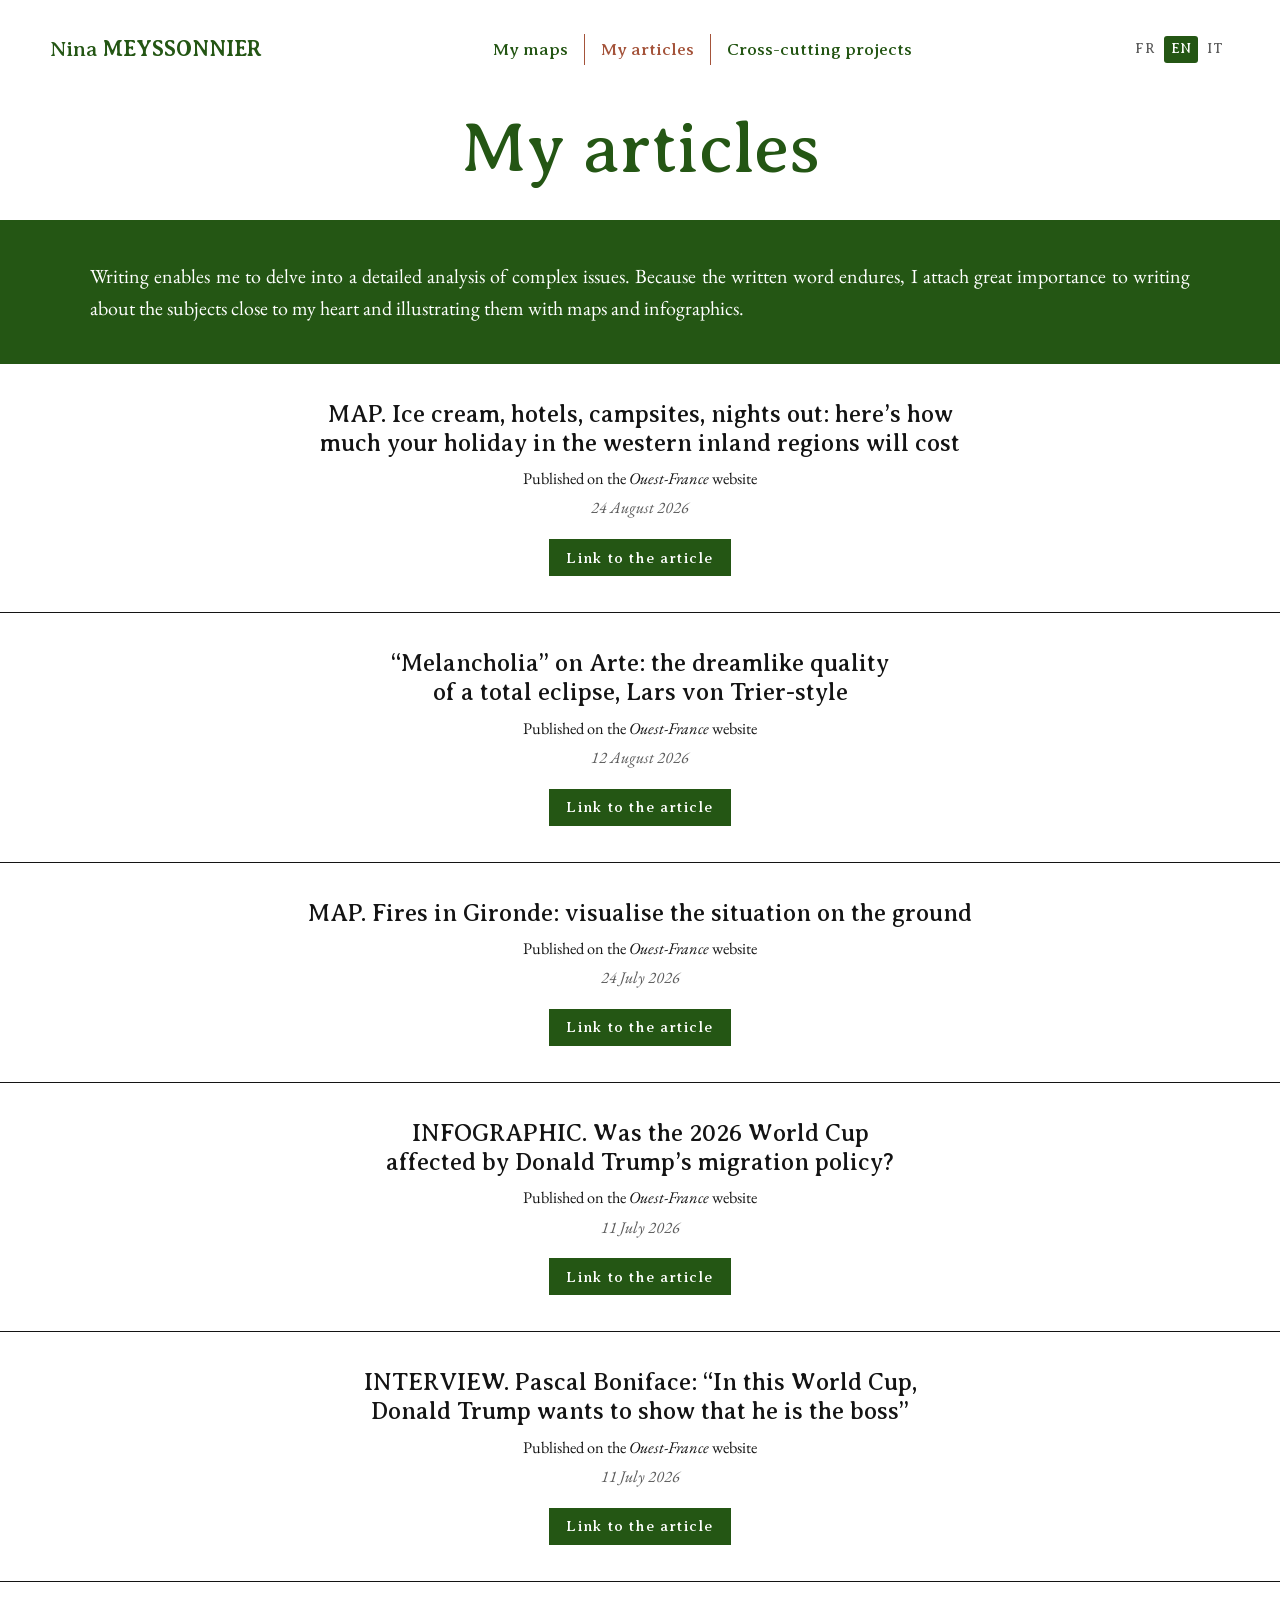
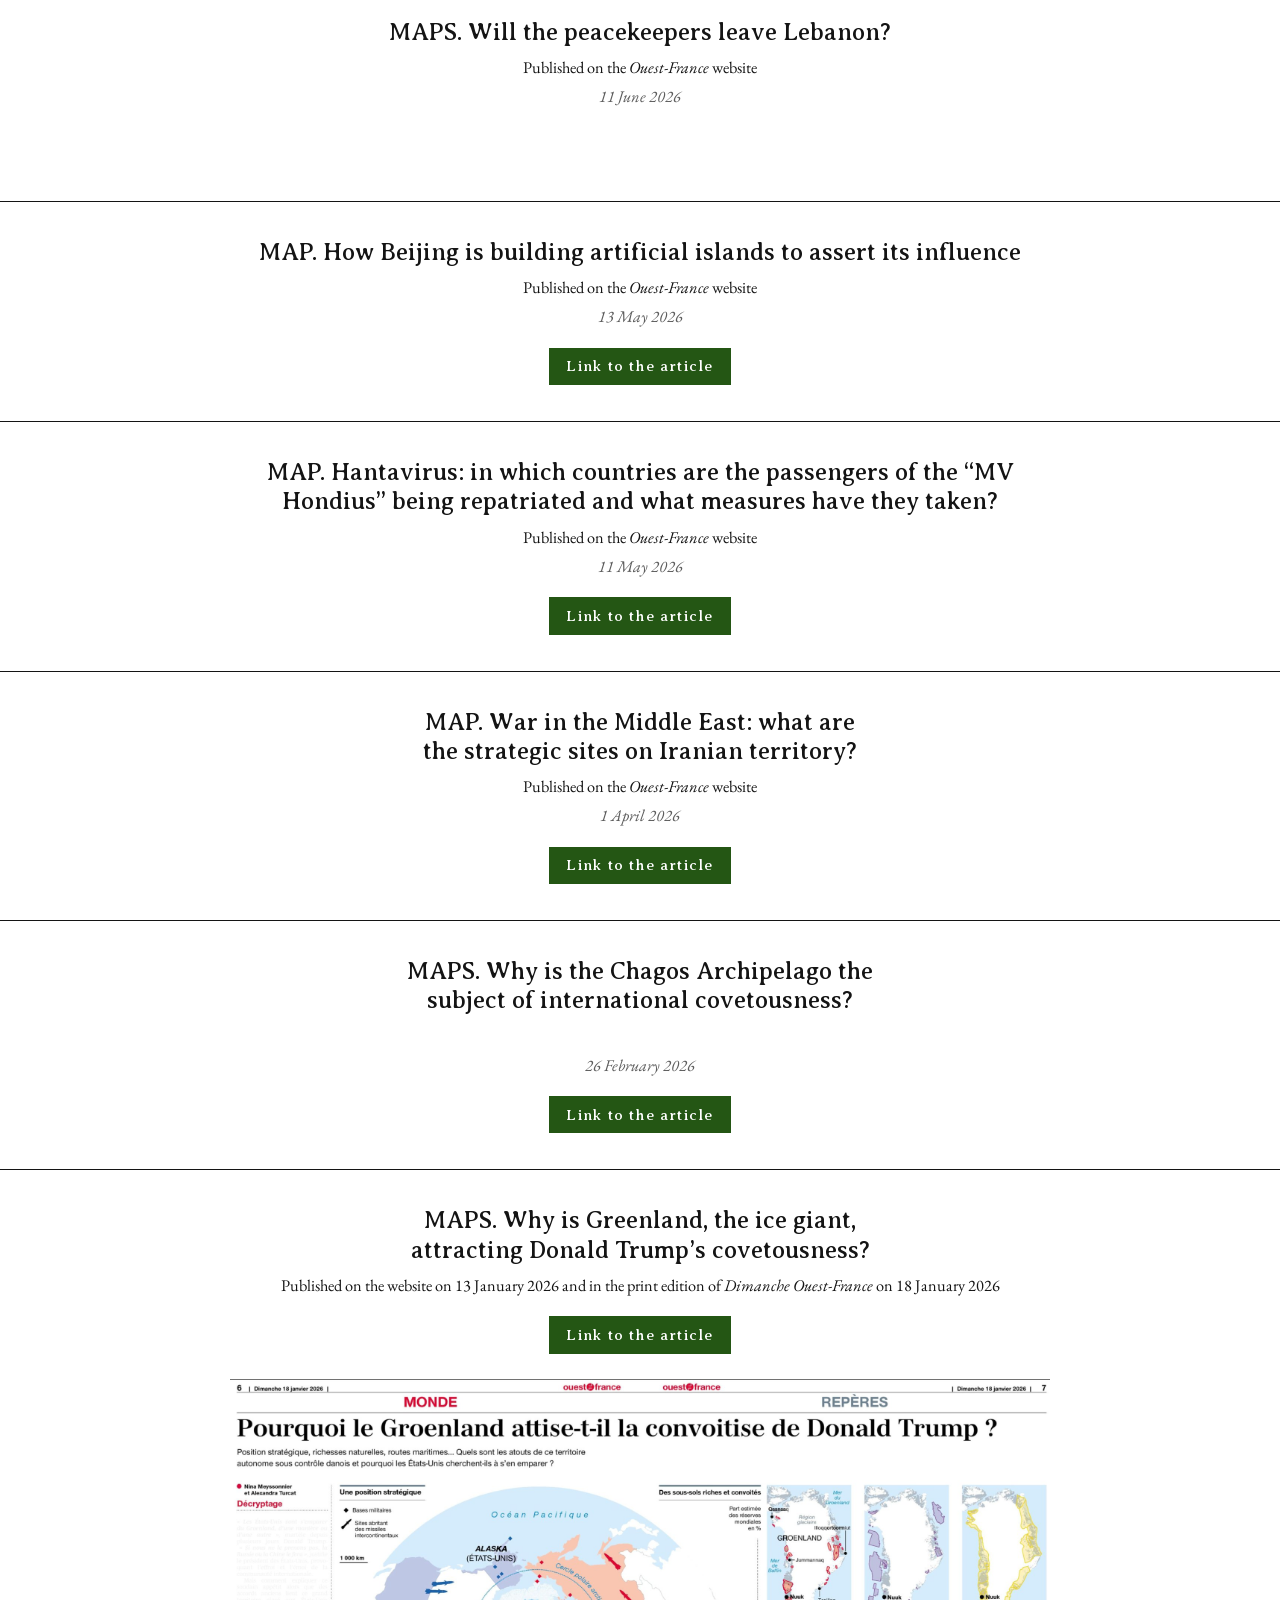
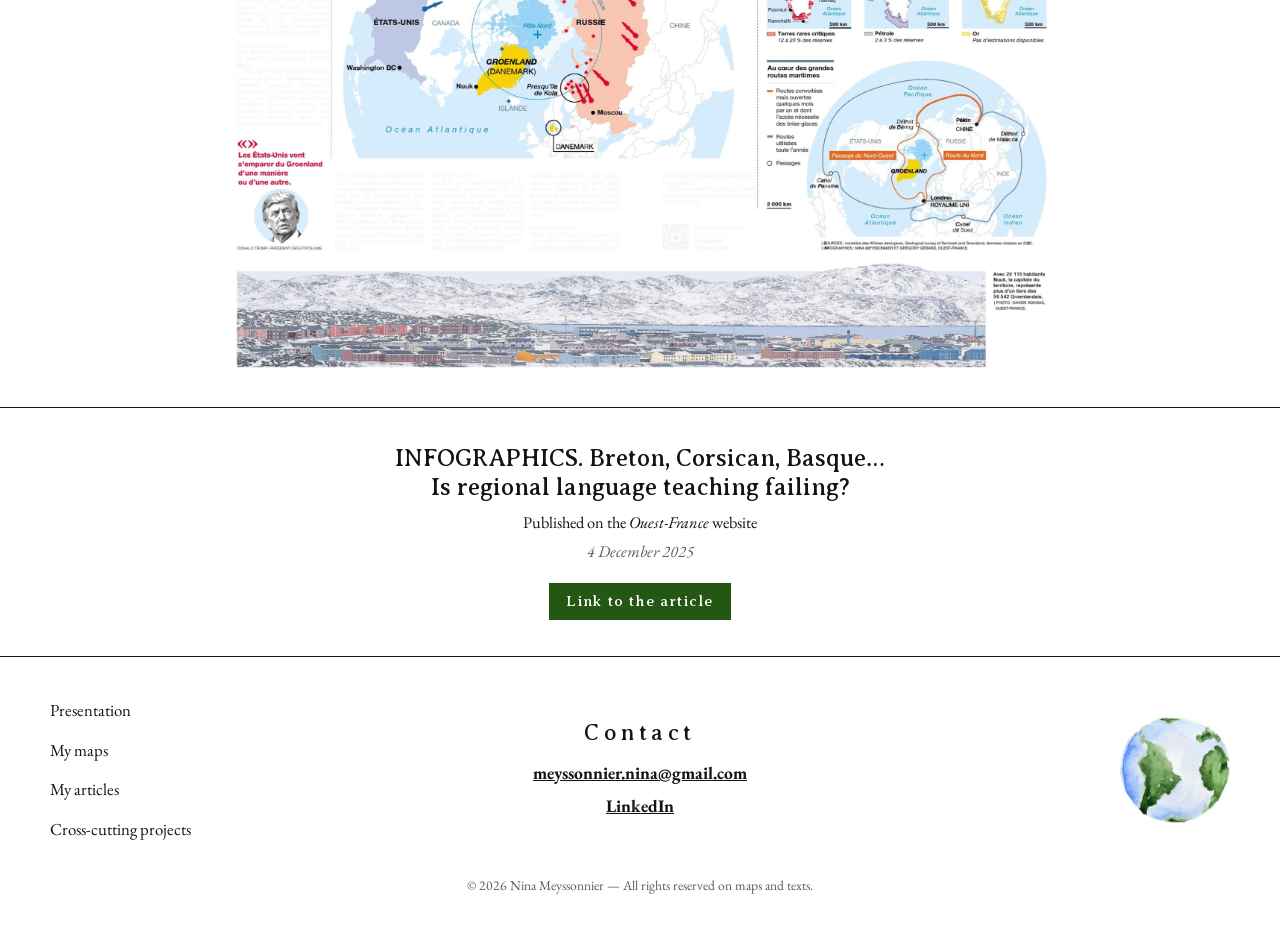
<file: en/articles.html>
<!doctype html>
<html lang="en">
<head>
<meta charset="utf-8">
<meta name="viewport" content="width=device-width, initial-scale=1">
<title>My articles — Nina Meyssonnier</title>
<meta name="description" content="Nina Meyssonnier, cartographer and geopolitical analyst based in Italy: maps, articles and projects to make sense of international current affairs.">
<link rel="canonical" href="https://ninameyssonnier.com/en/articles.html">
<link rel="alternate" hreflang="fr" href="https://ninameyssonnier.com/articles.html">
<link rel="alternate" hreflang="en" href="https://ninameyssonnier.com/en/articles.html">
<link rel="alternate" hreflang="it" href="https://ninameyssonnier.com/it/articles.html">
<link rel="alternate" hreflang="x-default" href="https://ninameyssonnier.com/articles.html">
<meta property="og:type" content="website">
<meta property="og:title" content="My articles — Nina Meyssonnier">
<meta property="og:description" content="Nina Meyssonnier, cartographer and geopolitical analyst based in Italy: maps, articles and projects to make sense of international current affairs.">
<meta property="og:url" content="https://ninameyssonnier.com/en/articles.html">
<meta property="og:image" content="https://ninameyssonnier.com/images/deco/globe-aquarelle.png">
<link rel="icon" type="image/png" href="../images/deco/globe-aquarelle.png">
<link rel="preload" href="../fonts/EBGaramond.woff2" as="font" type="font/woff2" crossorigin>
<link rel="preload" href="../fonts/AveriaSerifLibre-Regular.woff2" as="font" type="font/woff2" crossorigin>
<link rel="stylesheet" href="../css/style.css?v=dd721a65">
</head>
<body>
<a class="lien-evitement" href="#contenu">Skip to content</a>
<header class="conteneur entete">
<a class="logo" href="index.html">Nina <strong>MEYSSONNIER</strong></a>
<nav class="menu" aria-label="Main menu">
<ul>
<li><a href="cartes.html">My maps</a></li>
<li><a href="articles.html" aria-current="page">My articles</a></li>
<li><a href="projets.html">Cross-cutting projects</a></li>
</ul>
</nav>
<nav class="langues" aria-label="Language"><a href="../articles.html" lang="fr" hreflang="fr">FR</a><a href="articles.html" lang="en" hreflang="en" aria-current="true">EN</a><a href="../it/articles.html" lang="it" hreflang="it">IT</a></nav>
</header>
<main id="contenu">

<h1 class="conteneur titre-page">My articles</h1>
<div class="encart"><div class="etroit"><p>Writing enables me to delve into a detailed analysis of complex issues. Because the written word endures, I attach great importance to writing about the subjects close to my heart and illustrating them with maps and infographics.</p></div></div>
<article class="article"><div class="conteneur">
<h2>MAP. Ice cream, hotels, campsites, nights out: here’s how much your holiday in the western inland regions will cost</h2>
<p class="support">Published on the <em>Ouest-France</em> website</p><p class="date">24 August 2026</p>
<a class="bouton" href="https://www.ouest-france.fr/economie/consommation/carte-glace-hotel-camping-sorties-voici-combien-coutent-vos-vacances-dans-les-terres-a-louest-9b90d91a-9f0c-11f1-a8ad-3219df531147" target="_blank" rel="noopener">Link to the article</a>

</div></article><article class="article"><div class="conteneur">
<h2>“Melancholia” on Arte: the dreamlike quality of a total eclipse, Lars von Trier-style</h2>
<p class="support">Published on the <em>Ouest-France</em> website</p><p class="date">12 August 2026</p>
<a class="bouton" href="https://programmetv.ouest-france.fr/chaines/programme-tv-arte-111/melancholia-sur-arte-lonirisme-de-leclipse-totale-facon-lars-von-trier-a9f399a0-927a-11f1-8bae-616c424ae7e0" target="_blank" rel="noopener">Link to the article</a>

</div></article><article class="article"><div class="conteneur">
<h2>MAP. Fires in Gironde: visualise the situation on the ground</h2>
<p class="support">Published on the <em>Ouest-France</em> website</p><p class="date">24 July 2026</p>
<a class="bouton" href="https://www.ouest-france.fr/faits-divers/incendie/carte-incendies-en-gironde-visualisez-la-situation-sur-place-9a98f5e0-873f-11f1-abec-0816624751ff" target="_blank" rel="noopener">Link to the article</a>

</div></article><article class="article"><div class="conteneur">
<h2>INFOGRAPHIC. Was the 2026 World Cup affected by Donald Trump’s migration policy?</h2>
<p class="support">Published on the <em>Ouest-France</em> website</p><p class="date">11 July 2026</p>
<a class="bouton" href="https://www.ouest-france.fr/sport/coupe-du-monde/infographie-la-coupe-du-monde-2026-a-t-elle-ete-impactee-par-la-politique-migratoire-de-donald-trump-b493e9d8-790b-11f1-980a-970130a57304" target="_blank" rel="noopener">Link to the article</a>

</div></article><article class="article"><div class="conteneur">
<h2>INTERVIEW. Pascal Boniface: “In this World Cup, Donald Trump wants to show that he is the boss”</h2>
<p class="support">Published on the <em>Ouest-France</em> website</p><p class="date">11 July 2026</p>
<a class="bouton" href="https://www.ouest-france.fr/sport/football/entretien-pascal-boniface-dans-cette-coupe-du-monde-donald-trump-veut-montrer-quil-est-le-boss-836c1aa6-7adc-11f1-b6b9-5740d58e7caf" target="_blank" rel="noopener">Link to the article</a>

</div></article><article class="article"><div class="conteneur">
<h2>MAPS. Will the peacekeepers leave Lebanon?</h2>
<p class="support">Published on the <em>Ouest-France</em> website</p><p class="date">11 June 2026</p>
<a class="bouton" href="https://www.ouest-france.fr/monde/liban/cartes-les-casques-bleus-vont-ils-abandonner-quitter-le-liban-0d8029e8-6409-11f1-bb6e-df703f58b398" target="_blank" rel="noopener">Link to the article</a>

</div></article><article class="article"><div class="conteneur">
<h2>MAP. How Beijing is building artificial islands to assert its influence</h2>
<p class="support">Published on the <em>Ouest-France</em> website</p><p class="date">13 May 2026</p>
<a class="bouton" href="https://www.ouest-france.fr/monde/chine/carte-strategie-iles-artificielles-mer-de-chine-meridionale/" target="_blank" rel="noopener">Link to the article</a>

</div></article><article class="article"><div class="conteneur">
<h2>MAP. Hantavirus: in which countries are the passengers of the “MV Hondius” being repatriated and what measures have they taken?</h2>
<p class="support">Published on the <em>Ouest-France</em> website</p><p class="date">11 May 2026</p>
<a class="bouton" href="https://www.ouest-france.fr/sante/virus/carte-hantavirus-dans-quels-pays-sont-rapatries-les-passagers-du-mv-hondius-et-quelles-mesures-ont-ils-prises-629c2632-4d40-11f1-aaad-3dc0b7ad690d" target="_blank" rel="noopener">Link to the article</a>

</div></article><article class="article"><div class="conteneur">
<h2>MAP. War in the Middle East: what are the strategic sites on Iranian territory?</h2>
<p class="support">Published on the <em>Ouest-France</em> website</p><p class="date">1 April 2026</p>
<a class="bouton" href="https://www.ouest-france.fr/monde/iran/carte-guerre-au-moyen-orient-quels-sont-les-sites-strategiques-sur-le-territoire-iranien-6eeb573a-2d1c-11f1-9aaf-bfbe7938d313" target="_blank" rel="noopener">Link to the article</a>

</div></article><article class="article"><div class="conteneur">
<h2>MAPS. Why is the Chagos Archipelago the subject of international covetousness?</h2>
<p class="support">Published on the <em>Ouest-France</em> website</p><p class="date">26 February 2026</p>
<a class="bouton" href="https://www.ouest-france.fr/monde/cartes-pourquoi-larchipel-des-chagos-est-au-cur-des-convoitises-internationales-d69a36d6-fad0-11f0-b811-0d74e2b6bed2" target="_blank" rel="noopener">Link to the article</a>

</div></article><article class="article"><div class="conteneur">
<h2>MAPS. Why is Greenland, the ice giant, attracting Donald Trump’s covetousness?</h2>
<p class="support">Published on the website on 13 January 2026 and in the print edition of <em>Dimanche Ouest-France</em> on 18 January 2026</p><p class="date"></p>
<a class="bouton" href="https://www.ouest-france.fr/monde/groenland/cartes-groenland-un-geant-de-glace-au-centre-des-appetits-geopolitiques-4b8943fa-efce-11f0-ae78-1a0629cc1f87" target="_blank" rel="noopener">Link to the article</a>
<figure class="cadre" data-fichier="images/articles/groenland-dimanche-ouest-france.jpg"><img src="../images/articles/groenland-dimanche-ouest-france.jpg" alt="Double-page spread from Dimanche Ouest-France of 18 January 2026 on Greenland" loading="lazy" onerror="this.closest('figure').classList.add('manquante')"></figure>
</div></article><article class="article"><div class="conteneur">
<h2>INFOGRAPHICS. Breton, Corsican, Basque… Is regional language teaching failing?</h2>
<p class="support">Published on the <em>Ouest-France</em> website</p><p class="date">4 December 2025</p>
<a class="bouton" href="https://www.ouest-france.fr/education/enseignement/infographies-breton-corse-basque-lenseignement-des-langues-regionales-est-il-en-panne-cac59726-b677-11f0-9097-68e77b575996" target="_blank" rel="noopener">Link to the article</a>

</div></article>

</main>
<footer class="pied">
<div class="conteneur pied-grille">
<nav aria-label="Site map">
<ul>
<li><a href="index.html">Presentation</a></li>
<li><a href="cartes.html">My maps</a></li>
<li><a href="articles.html">My articles</a></li>
<li><a href="projets.html">Cross-cutting projects</a></li>
</ul>
</nav>
<div class="contact">
<h2>Contact</h2>
<ul>
<li><a href="mailto:meyssonnier.nina@gmail.com">meyssonnier.nina@gmail.com</a></li>
<li><a href="https://www.linkedin.com/in/nina-meyssonnier-8220b4284/" target="_blank" rel="noopener">LinkedIn</a></li>
</ul>
</div>
<img class="pied-globe" src="../images/deco/globe-aquarelle.png" alt="" width="442" height="429" loading="lazy">
</div>
<p class="mentions">© 2026 Nina Meyssonnier — All rights reserved on maps and texts.</p>
</footer>
<script src="../js/apparition.js?v=9f17c9cb" defer></script>
</body>
</html>
</file>
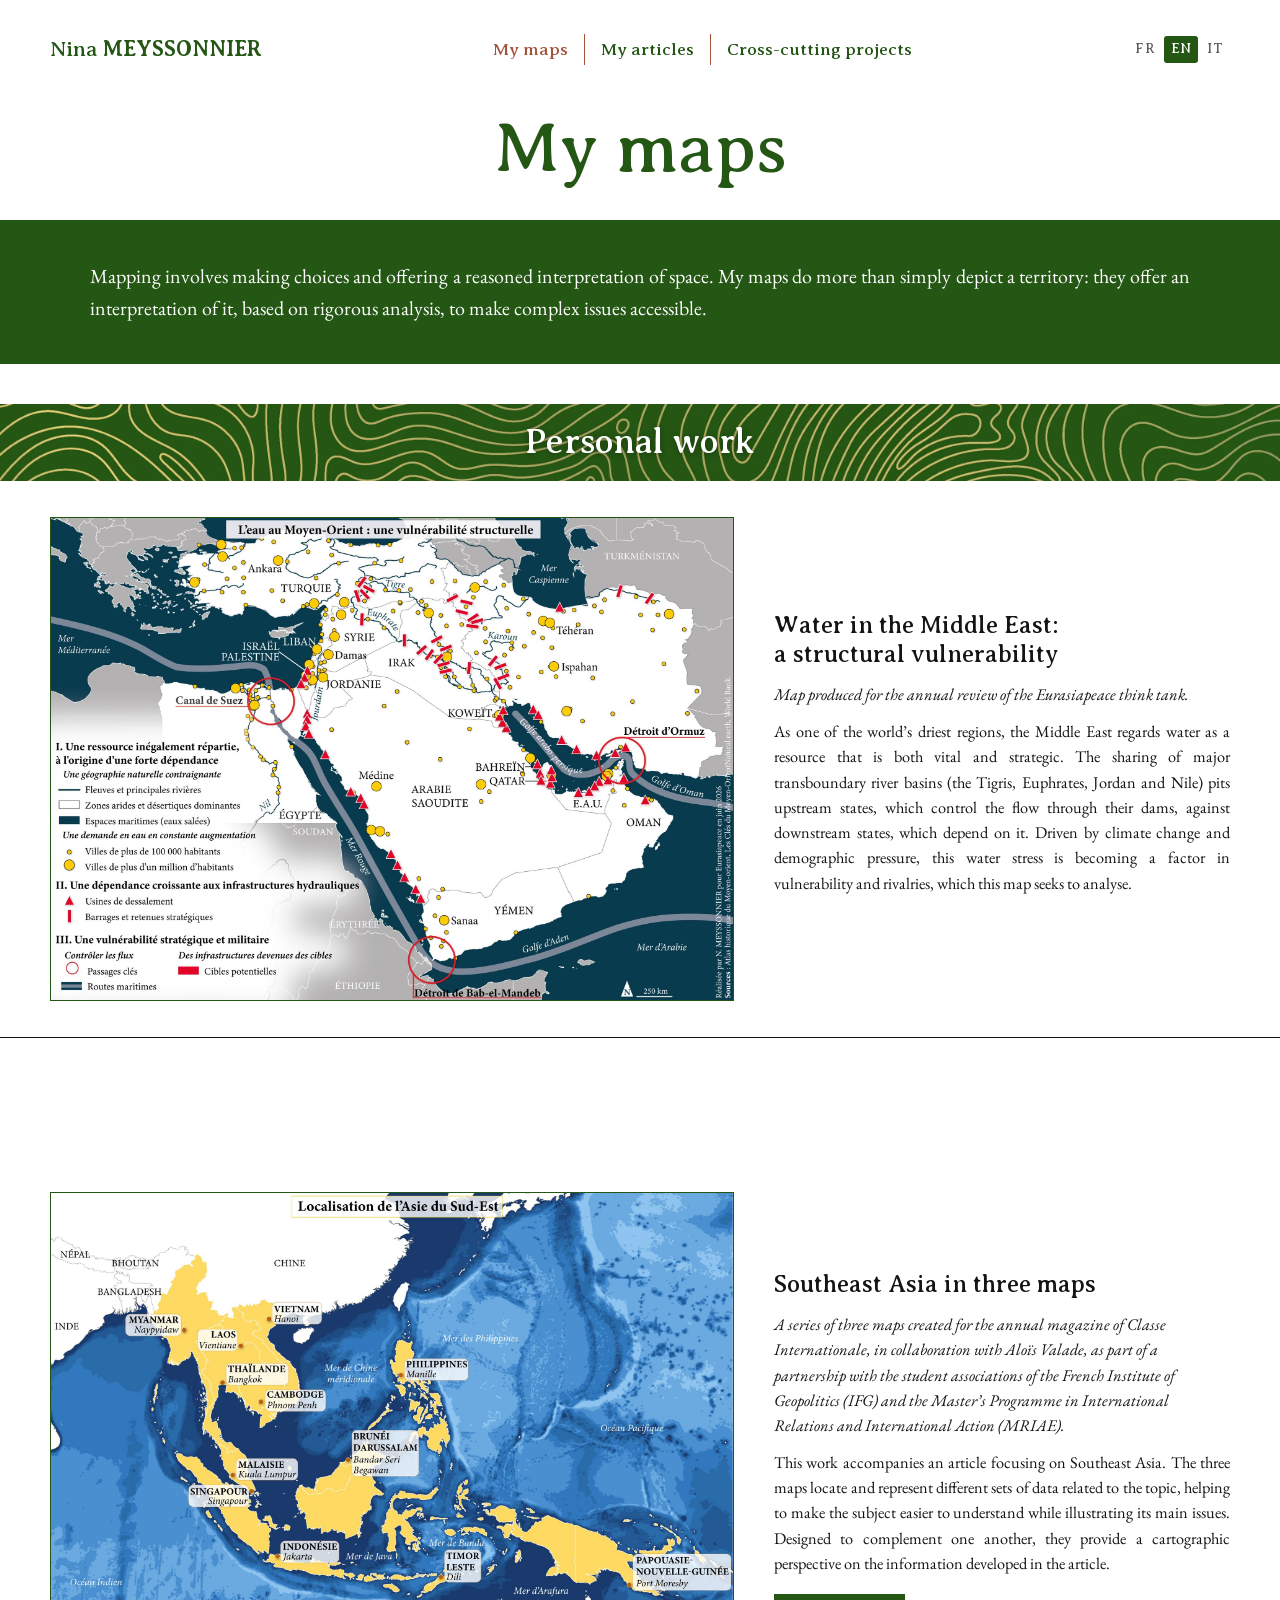
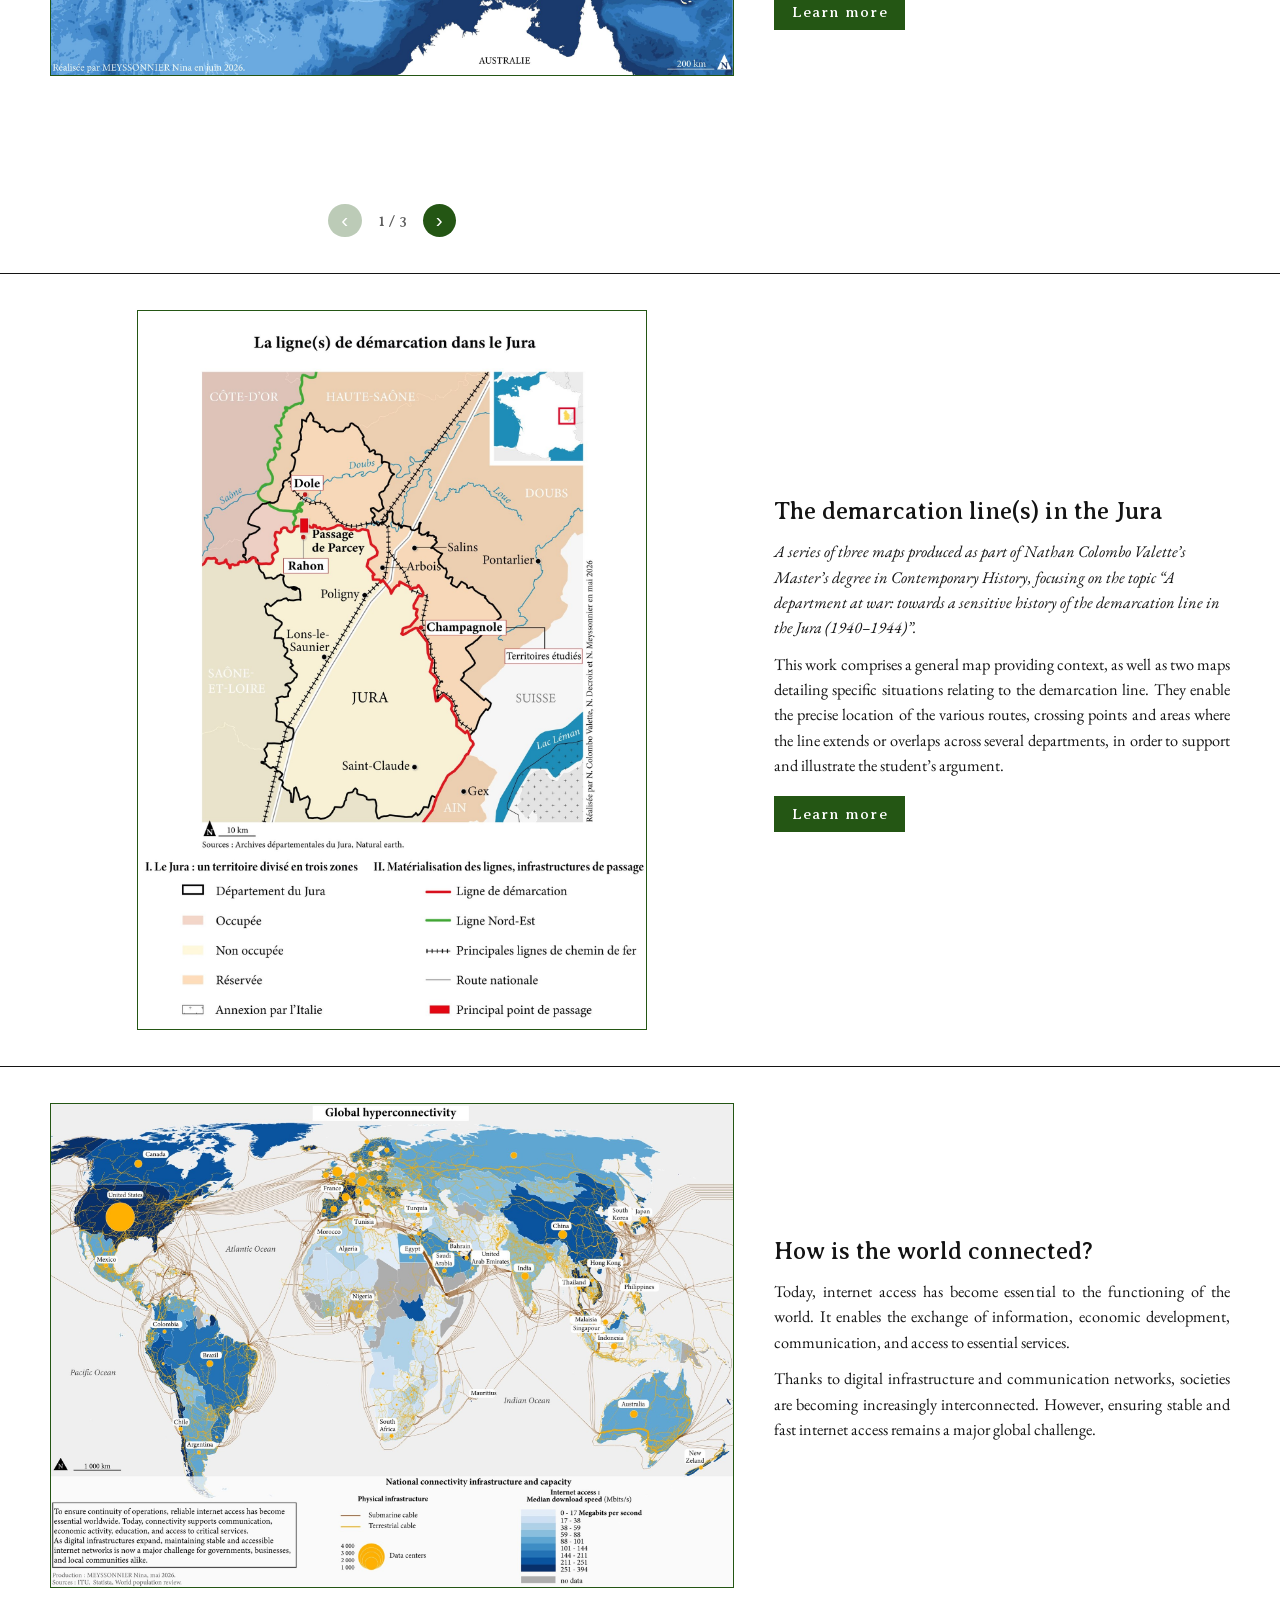
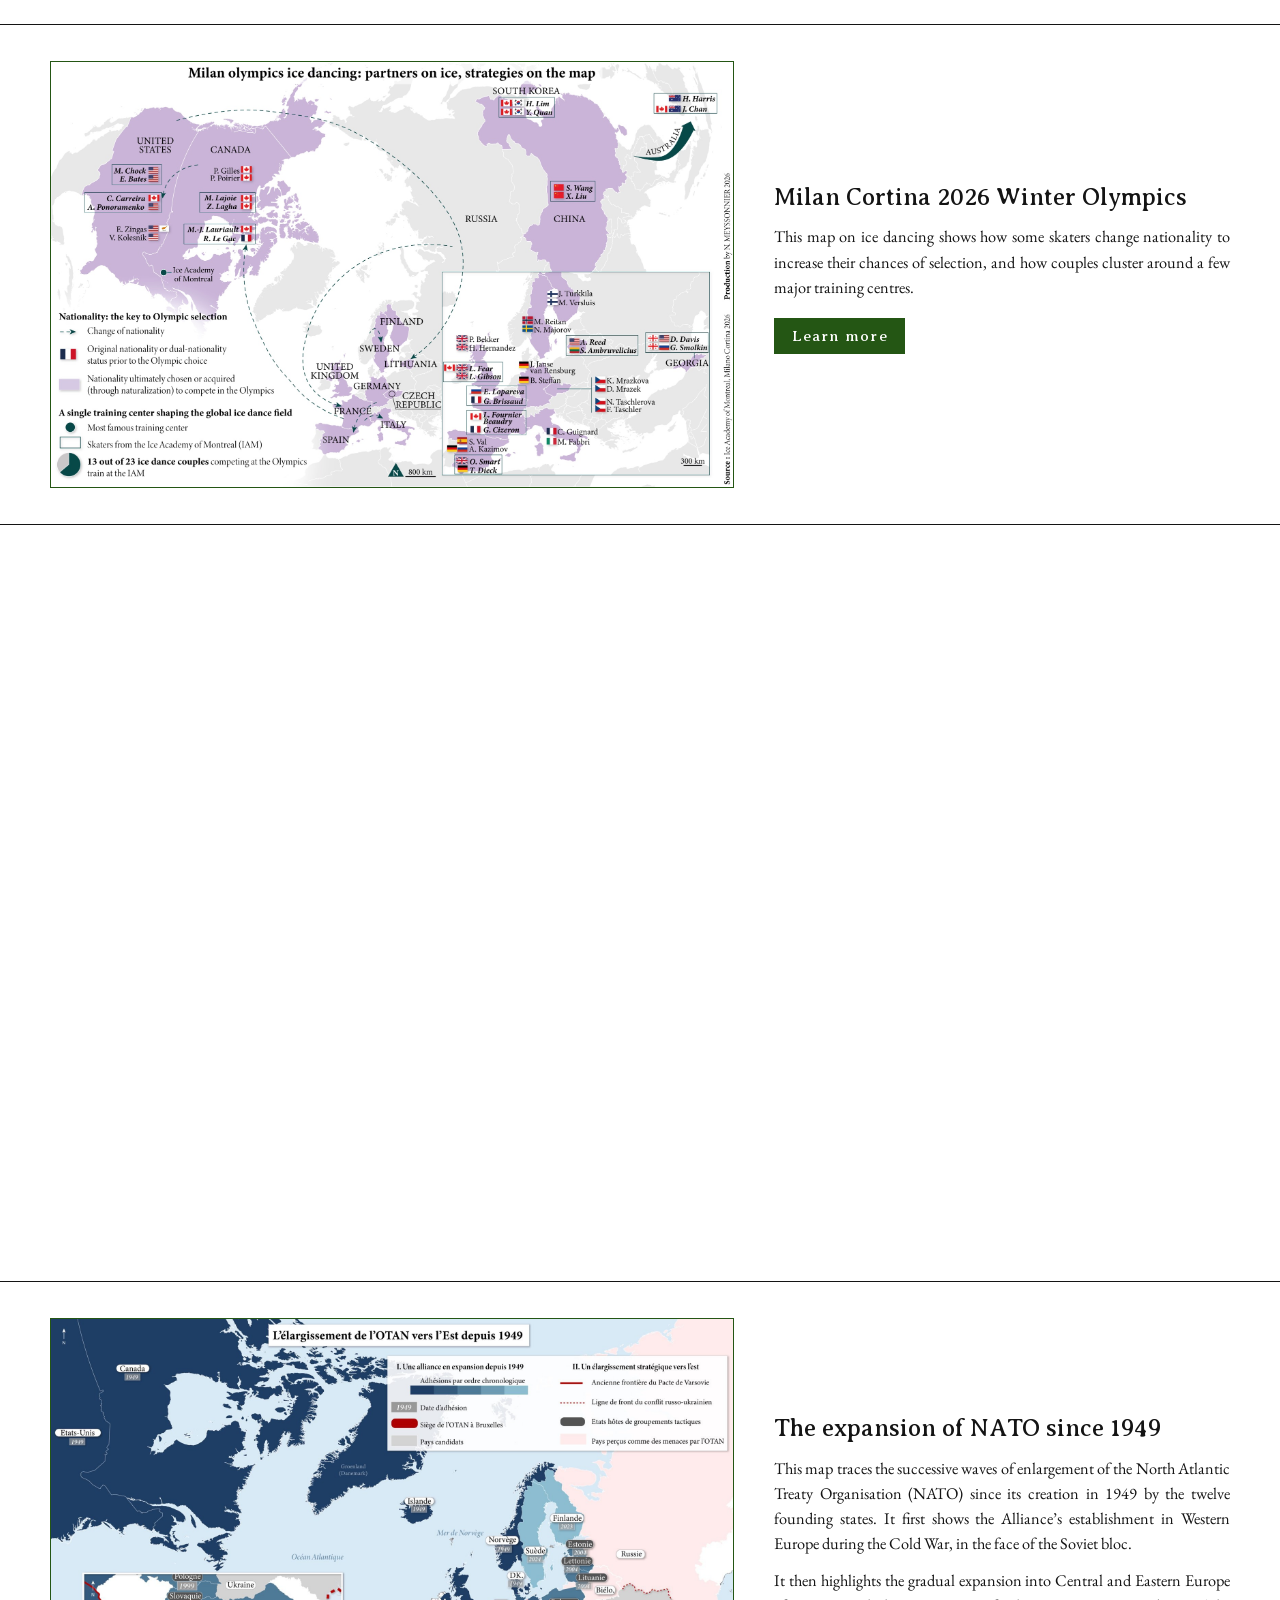
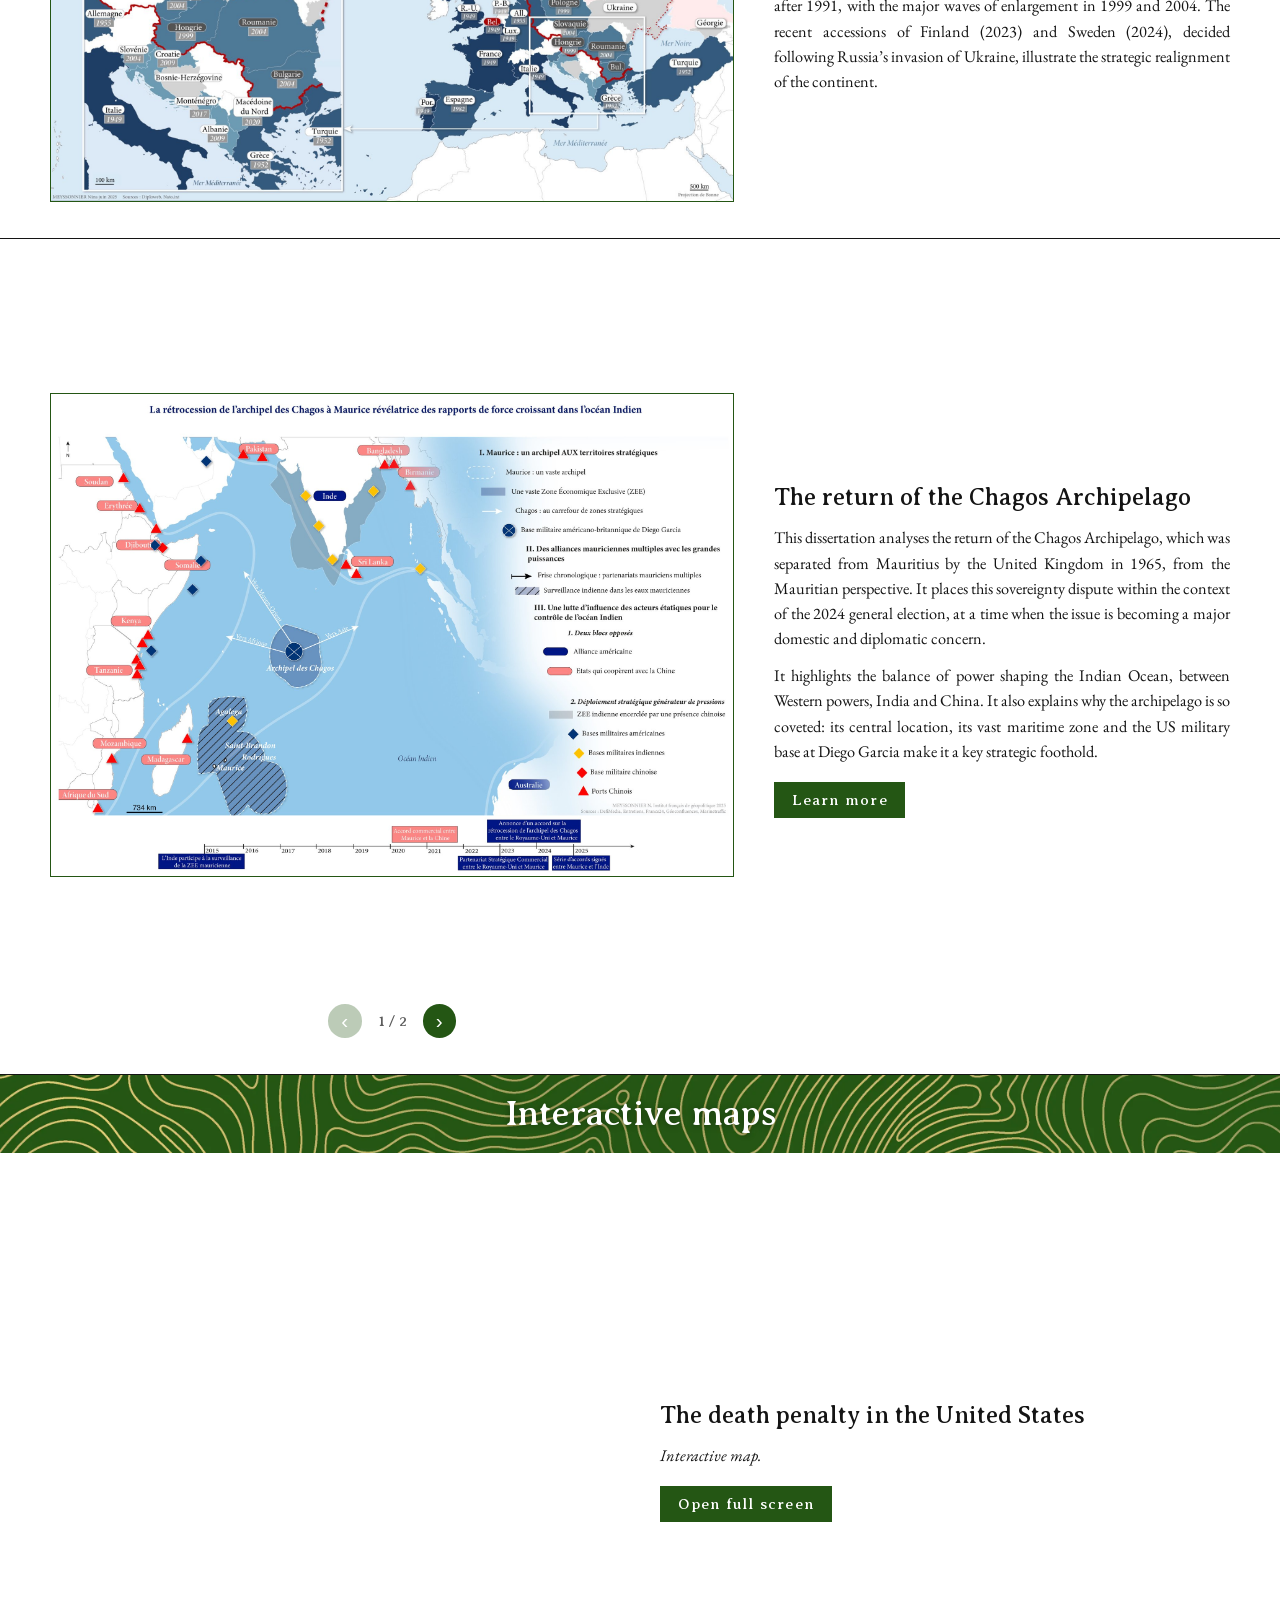
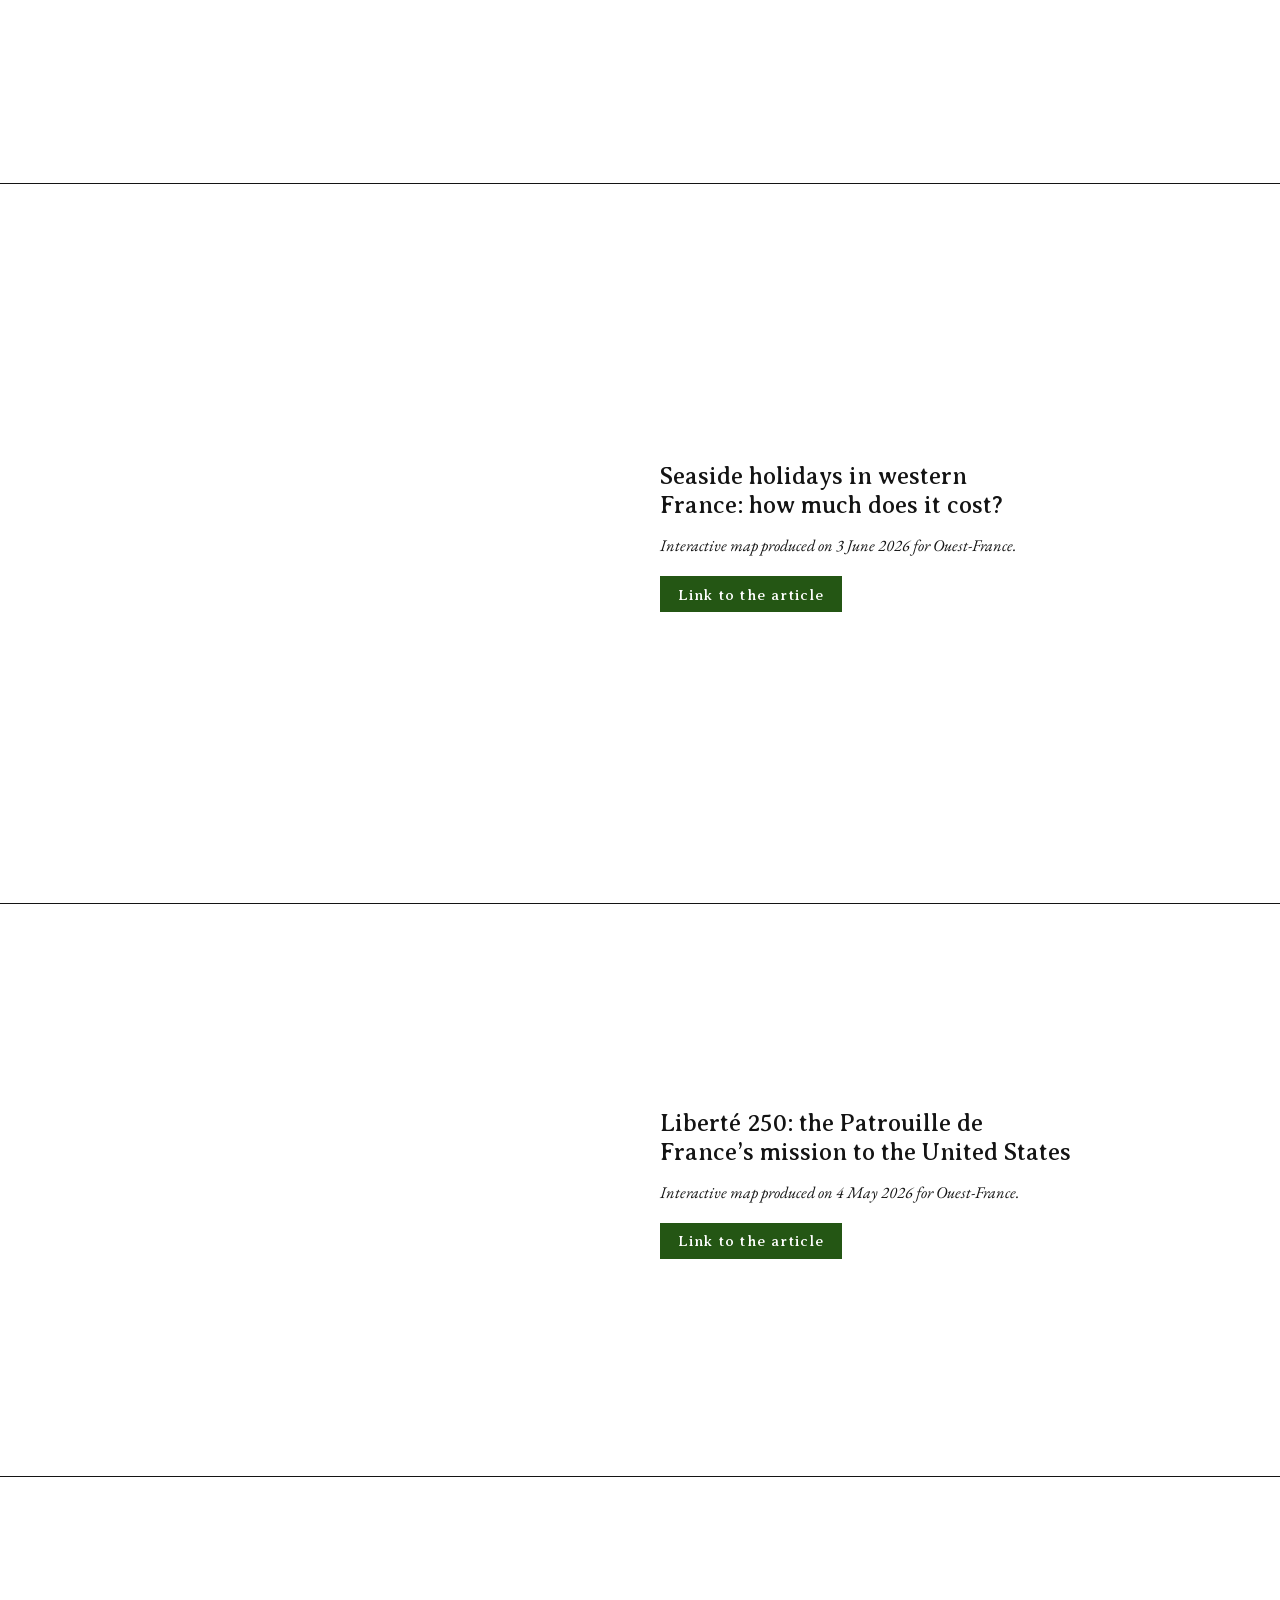
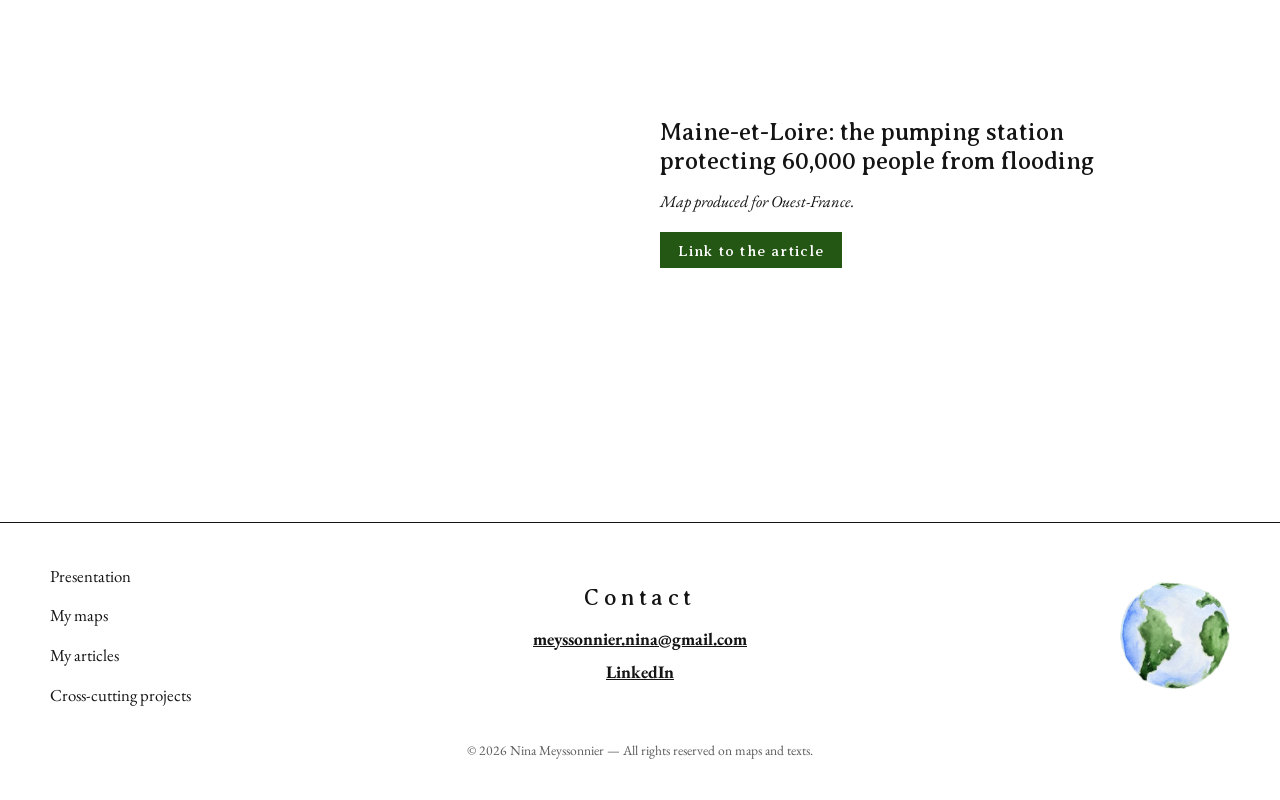
<file: en/cartes.html>
<!doctype html>
<html lang="en">
<head>
<meta charset="utf-8">
<meta name="viewport" content="width=device-width, initial-scale=1">
<title>My maps — Nina Meyssonnier</title>
<meta name="description" content="Nina Meyssonnier, cartographer and geopolitical analyst based in Italy: maps, articles and projects to make sense of international current affairs.">
<link rel="canonical" href="https://ninameyssonnier.com/en/cartes.html">
<link rel="alternate" hreflang="fr" href="https://ninameyssonnier.com/cartes.html">
<link rel="alternate" hreflang="en" href="https://ninameyssonnier.com/en/cartes.html">
<link rel="alternate" hreflang="it" href="https://ninameyssonnier.com/it/cartes.html">
<link rel="alternate" hreflang="x-default" href="https://ninameyssonnier.com/cartes.html">
<meta property="og:type" content="website">
<meta property="og:title" content="My maps — Nina Meyssonnier">
<meta property="og:description" content="Nina Meyssonnier, cartographer and geopolitical analyst based in Italy: maps, articles and projects to make sense of international current affairs.">
<meta property="og:url" content="https://ninameyssonnier.com/en/cartes.html">
<meta property="og:image" content="https://ninameyssonnier.com/images/deco/globe-aquarelle.png">
<link rel="icon" type="image/png" href="../images/deco/globe-aquarelle.png">
<link rel="preload" href="../fonts/EBGaramond.woff2" as="font" type="font/woff2" crossorigin>
<link rel="preload" href="../fonts/AveriaSerifLibre-Regular.woff2" as="font" type="font/woff2" crossorigin>
<link rel="stylesheet" href="../css/style.css?v=dd721a65">
</head>
<body>
<a class="lien-evitement" href="#contenu">Skip to content</a>
<header class="conteneur entete">
<a class="logo" href="index.html">Nina <strong>MEYSSONNIER</strong></a>
<nav class="menu" aria-label="Main menu">
<ul>
<li><a href="cartes.html" aria-current="page">My maps</a></li>
<li><a href="articles.html">My articles</a></li>
<li><a href="projets.html">Cross-cutting projects</a></li>
</ul>
</nav>
<nav class="langues" aria-label="Language"><a href="../cartes.html" lang="fr" hreflang="fr">FR</a><a href="cartes.html" lang="en" hreflang="en" aria-current="true">EN</a><a href="../it/cartes.html" lang="it" hreflang="it">IT</a></nav>
</header>
<main id="contenu">

<h1 class="conteneur titre-page">My maps</h1>
<div class="encart"><div class="etroit"><p>Mapping involves making choices and offering a reasoned interpretation of space. My maps do more than simply depict a territory: they offer an interpretation of it, based on rigorous analysis, to make complex issues accessible.</p></div></div>
<div class="topo" style="margin-top:2.5rem"><h2>Personal work</h2></div>
<article class="fiche carte"><div class="conteneur">
<figure class="cadre" data-fichier="images/cartes/eau-moyen-orient.jpg"><img src="../images/cartes/eau-moyen-orient.jpg" alt="Map: water in the Middle East" loading="lazy" onerror="this.closest('figure').classList.add('manquante')"></figure>
<div class="texte">
<h2>Water in the Middle East: a structural vulnerability</h2>
<p><span class="contexte">Map produced for the annual review of the Eurasiapeace think tank.</span></p>
<p>As one of the world’s driest regions, the Middle East regards water as a resource that is both vital and strategic. The sharing of major transboundary river basins (the Tigris, Euphrates, Jordan and Nile) pits upstream states, which control the flow through their dams, against downstream states, which depend on it. Driven by climate change and demographic pressure, this water stress is becoming a factor in vulnerability and rivalries, which this map seeks to analyse.</p>

</div>
</div></article><article class="fiche carte"><div class="conteneur">
<div class="carrousel" aria-roledescription="carousel" aria-label="Maps of Southeast Asia">
<div class="carrousel-piste" tabindex="0"><figure class="cadre" data-fichier="images/cartes/asie-sud-est.jpg"><img src="../images/cartes/asie-sud-est.jpg" alt="Map: location of Southeast Asia" loading="lazy" onerror="this.closest('figure').classList.add('manquante')"></figure><figure class="cadre" data-fichier="images/cartes/asie-sud-est-population.jpg"><img src="../images/cartes/asie-sud-est-population.jpg" alt="Map: population density in Southeast Asia" loading="lazy" onerror="this.closest('figure').classList.add('manquante')"></figure><figure class="cadre" data-fichier="images/cartes/asie-sud-est-economie.jpg"><img src="../images/cartes/asie-sud-est-economie.jpg" alt="Map: Southeast Asia’s economic networks" loading="lazy" onerror="this.closest('figure').classList.add('manquante')"></figure></div>
<div class="carrousel-commandes"><button type="button" class="prec" aria-label="Previous map">‹</button><span class="carrousel-compte" aria-live="polite"></span><button type="button" class="suiv" aria-label="Next map">›</button></div>
</div>
<div class="texte">
<h2>Southeast Asia in three maps</h2>
<p><span class="contexte">A series of three maps created for the annual magazine of Classe Internationale, in collaboration with Aloïs Valade, as part of a partnership with the student associations of the French Institute of Geopolitics (IFG) and the Master’s Programme in International Relations and International Action (MRIAE).</span></p>
<p>This work accompanies an article focusing on Southeast Asia. The three maps locate and represent different sets of data related to the topic, helping to make the subject easier to understand while illustrating its main issues. Designed to complement one another, they provide a cartographic perspective on the information developed in the article.</p>
<p class="actions"><a class="bouton" href="https://www.helloasso.com/associations/classe-internationale/boutiques/revue-2026-classe-internationale" target="_blank" rel="noopener">Learn more</a></p>
</div>
</div></article><article class="fiche carte"><div class="conteneur">
<figure class="cadre" data-fichier="images/cartes/jura.jpg"><img src="../images/cartes/jura.jpg" alt="Map: the demarcation line in the Jura" loading="lazy" onerror="this.closest('figure').classList.add('manquante')"></figure>
<div class="texte">
<h2>The demarcation line(s) in the Jura</h2>
<p><span class="contexte">A series of three maps produced as part of Nathan Colombo Valette’s Master’s degree in Contemporary History, focusing on the topic “A department at war: towards a sensitive history of the demarcation line in the Jura (1940–1944)”.</span></p>
<p>This work comprises a general map providing context, as well as two maps detailing specific situations relating to the demarcation line. They enable the precise location of the various routes, crossing points and areas where the line extends or overlaps across several departments, in order to support and illustrate the student’s argument.</p>
<p class="actions"><a class="bouton" href="https://lnkd.in/p/e--5UUux" target="_blank" rel="noopener">Learn more</a></p>
</div>
</div></article><article class="fiche carte"><div class="conteneur">
<figure class="cadre" data-fichier="images/cartes/monde-connecte.jpg"><img src="../images/cartes/monde-connecte.jpg" alt="Map: global hyperconnectivity" loading="lazy" onerror="this.closest('figure').classList.add('manquante')"></figure>
<div class="texte">
<h2>How is the world connected?</h2>
<p>Today, internet access has become essential to the functioning of the world. It enables the exchange of information, economic development, communication, and access to essential services.</p>
<p>Thanks to digital infrastructure and communication networks, societies are becoming increasingly interconnected. However, ensuring stable and fast internet access remains a major global challenge.</p>

</div>
</div></article><article class="fiche carte"><div class="conteneur">
<figure class="cadre" data-fichier="images/cartes/milan-danse-sur-glace.jpg"><img src="../images/cartes/milan-danse-sur-glace.jpg" alt="Map: Milan Olympics ice dancing" loading="lazy" onerror="this.closest('figure').classList.add('manquante')"></figure>
<div class="texte">
<h2>Milan Cortina 2026 Winter Olympics</h2>
<p>This map on ice dancing shows how some skaters change nationality to increase their chances of selection, and how couples cluster around a few major training centres.</p>
<p class="actions"><a class="bouton" href="https://www.linkedin.com/posts/nina-meyssonnier-8220b4284_quand-la-danse-sur-glace-devient-un-jeu-activity-7427062218032349186-7DM0" target="_blank" rel="noopener">Learn more</a></p>
</div>
</div></article><article class="fiche carte"><div class="conteneur">
<figure class="cadre" data-fichier="images/cartes/parcours-professionnel.jpg"><img src="../images/cartes/parcours-professionnel.jpg" alt="Map: a mapped-out career path" loading="lazy" onerror="this.closest('figure').classList.add('manquante')"></figure>
<div class="texte">
<h2>A mapped-out career path</h2>
<p>An anonymised example of a map that tells a career path as a journey, with its stages and turning points. This is not the final project.</p>
<p class="actions"><a class="bouton" href="https://www.linkedin.com/posts/nina-meyssonnier-8220b4284_et-si-un-parcours-professionnel-se-racontait-activity-7411708351799218177-joyU" target="_blank" rel="noopener">Learn more</a></p>
</div>
</div></article><article class="fiche carte"><div class="conteneur">
<figure class="cadre" data-fichier="images/cartes/otan.jpg"><img src="../images/cartes/otan.jpg" alt="Map: NATO’s eastward expansion since 1949" loading="lazy" onerror="this.closest('figure').classList.add('manquante')"></figure>
<div class="texte">
<h2>The expansion of NATO since 1949</h2>
<p>This map traces the successive waves of enlargement of the North Atlantic Treaty Organisation (NATO) since its creation in 1949 by the twelve founding states. It first shows the Alliance’s establishment in Western Europe during the Cold War, in the face of the Soviet bloc.</p>
<p>It then highlights the gradual expansion into Central and Eastern Europe after 1991, with the major waves of enlargement in 1999 and 2004. The recent accessions of Finland (2023) and Sweden (2024), decided following Russia’s invasion of Ukraine, illustrate the strategic realignment of the continent.</p>

</div>
</div></article><article class="fiche carte"><div class="conteneur">
<div class="carrousel" aria-roledescription="carousel" aria-label="Maps of the Chagos Archipelago">
<div class="carrousel-piste" tabindex="0"><figure class="cadre" data-fichier="images/cartes/chagos.jpg"><img src="../images/cartes/chagos.jpg" alt="Map: the return of the Chagos Archipelago to Mauritius, revealing the balance of power in the Indian Ocean" loading="lazy" onerror="this.closest('figure').classList.add('manquante')"></figure><figure class="cadre" data-fichier="images/cartes/chagos-ressources.jpg"><img src="../images/cartes/chagos-ressources.jpg" alt="Map: the Chagos Archipelago, a coveted geostrategic resource" loading="lazy" onerror="this.closest('figure').classList.add('manquante')"></figure></div>
<div class="carrousel-commandes"><button type="button" class="prec" aria-label="Previous map">‹</button><span class="carrousel-compte" aria-live="polite"></span><button type="button" class="suiv" aria-label="Next map">›</button></div>
</div>
<div class="texte">
<h2>The return of the Chagos Archipelago</h2>
<p>This dissertation analyses the return of the Chagos Archipelago, which was separated from Mauritius by the United Kingdom in 1965, from the Mauritian perspective. It places this sovereignty dispute within the context of the 2024 general election, at a time when the issue is becoming a major domestic and diplomatic concern.</p>
<p>It highlights the balance of power shaping the Indian Ocean, between Western powers, India and China. It also explains why the archipelago is so coveted: its central location, its vast maritime zone and the US military base at Diego Garcia make it a key strategic foothold.</p>
<p class="actions"><a class="bouton" href="https://www.linkedin.com/posts/nina-meyssonnier-8220b4284_m%C3%A9moire-m1-activity-7345037392065576960-s7K6" target="_blank" rel="noopener">Learn more</a></p>
</div>
</div></article>
<div class="topo"><h2>Interactive maps</h2></div>
<article class="fiche carte compacte"><div class="conteneur">
<div class="interactive"><iframe class="hauteur-fixe" title="Interactive map: the death penalty in the United States" src="https://ninameysso.github.io/CARTE_peine_mort_US/" loading="lazy"></iframe></div>
<div class="texte">
<h2>The death penalty in the United States</h2>
<p><span class="contexte">Interactive map.</span></p>
<p class="actions"><a class="bouton" href="https://ninameysso.github.io/CARTE_peine_mort_US/" target="_blank" rel="noopener">Open full screen</a></p>
</div>
</div></article>
<article class="fiche carte compacte"><div class="conteneur">
<div class="interactive"><iframe title="Combien coûtent vos vacances ?" aria-label="Location map" id="datawrapper-chart-HOBXJ" src="https://datawrapper.dwcdn.net/HOBXJ/7/" scrolling="no" frameborder="0" style="width: 0; min-width: 100% !important; border: none;" height="647" loading="lazy" data-external="1"></iframe></div>
<div class="texte">
<h2>Seaside holidays in western France: how much does it cost?</h2>
<p class="contexte"><span class="contexte">Interactive map produced on 3 June 2026 for <em>Ouest-France</em>.</span></p>
<p class="actions"><a class="bouton" href="https://www.ouest-france.fr/economie/consommation/carte-glace-moules-frites-camping-voici-combien-coutent-vos-vacances-dans-les-stations-balneaires-de-louest-3589c910-8d00-11f1-bac6-43ee9437487c" target="_blank" rel="noopener">Link to the article</a></p>
</div>
</div></article><article class="fiche carte compacte"><div class="conteneur">
<div class="interactive"><iframe title="La mission &quot;Liberté 250&quot; : quel parcours pour la patrouille de France ?" aria-label="Location map" id="datawrapper-chart-xOIe6" src="https://datawrapper.dwcdn.net/xOIe6/3/" scrolling="no" frameborder="0" style="width: 0; min-width: 100% !important; border: none;" height="500" loading="lazy" data-external="1"></iframe></div>
<div class="texte">
<h2>Liberté 250: the Patrouille de France’s mission to the United States</h2>
<p class="contexte"><span class="contexte">Interactive map produced on 4 May 2026 for <em>Ouest-France</em>.</span></p>
<p class="actions"><a class="bouton" href="https://www.ouest-france.fr/monde/etats-unis/en-quoi-consiste-liberte-250-la-mission-speciale-quentreprend-la-patrouille-de-france-aux-etats-unis-58388900-5d9f-11f1-b2c7-21f7efea5d61" target="_blank" rel="noopener">Link to the article</a></p>
</div>
</div></article><article class="fiche carte compacte"><div class="conteneur">
<div class="interactive"><iframe title="Dans quelles zones la station d’exhaure a-t-elle permis d’éviter les inondations ?" aria-label="Location map" id="datawrapper-chart-x80AZ" src="https://datawrapper.dwcdn.net/x80AZ/3/" scrolling="no" frameborder="0" style="width: 0; min-width: 100% !important; border: none;" height="573" loading="lazy" data-external="1"></iframe></div>
<div class="texte">
<h2>Maine-et-Loire: the pumping station protecting 60,000 people from flooding</h2>
<p class="contexte"><span class="contexte">Map produced for <em>Ouest-France</em>.</span></p>
<p class="actions"><a class="bouton" href="https://www.ouest-france.fr/meteo/inondation/on-vide-une-piscine-olympique-en-28-secondes-cette-station-sauve-60000-personnes-des-inondations-en-maine-et-loire-95b1d936-1258-11f1-b716-b464f6755d91" target="_blank" rel="noopener">Link to the article</a></p>
</div>
</div></article>

</main>
<footer class="pied">
<div class="conteneur pied-grille">
<nav aria-label="Site map">
<ul>
<li><a href="index.html">Presentation</a></li>
<li><a href="cartes.html">My maps</a></li>
<li><a href="articles.html">My articles</a></li>
<li><a href="projets.html">Cross-cutting projects</a></li>
</ul>
</nav>
<div class="contact">
<h2>Contact</h2>
<ul>
<li><a href="mailto:meyssonnier.nina@gmail.com">meyssonnier.nina@gmail.com</a></li>
<li><a href="https://www.linkedin.com/in/nina-meyssonnier-8220b4284/" target="_blank" rel="noopener">LinkedIn</a></li>
</ul>
</div>
<img class="pied-globe" src="../images/deco/globe-aquarelle.png" alt="" width="442" height="429" loading="lazy">
</div>
<p class="mentions">© 2026 Nina Meyssonnier — All rights reserved on maps and texts.</p>
</footer>
<script src="../js/apparition.js?v=9f17c9cb" defer></script>
<script src="../js/cartes.js?v=f50847bc" defer></script>
</body>
</html>
</file>
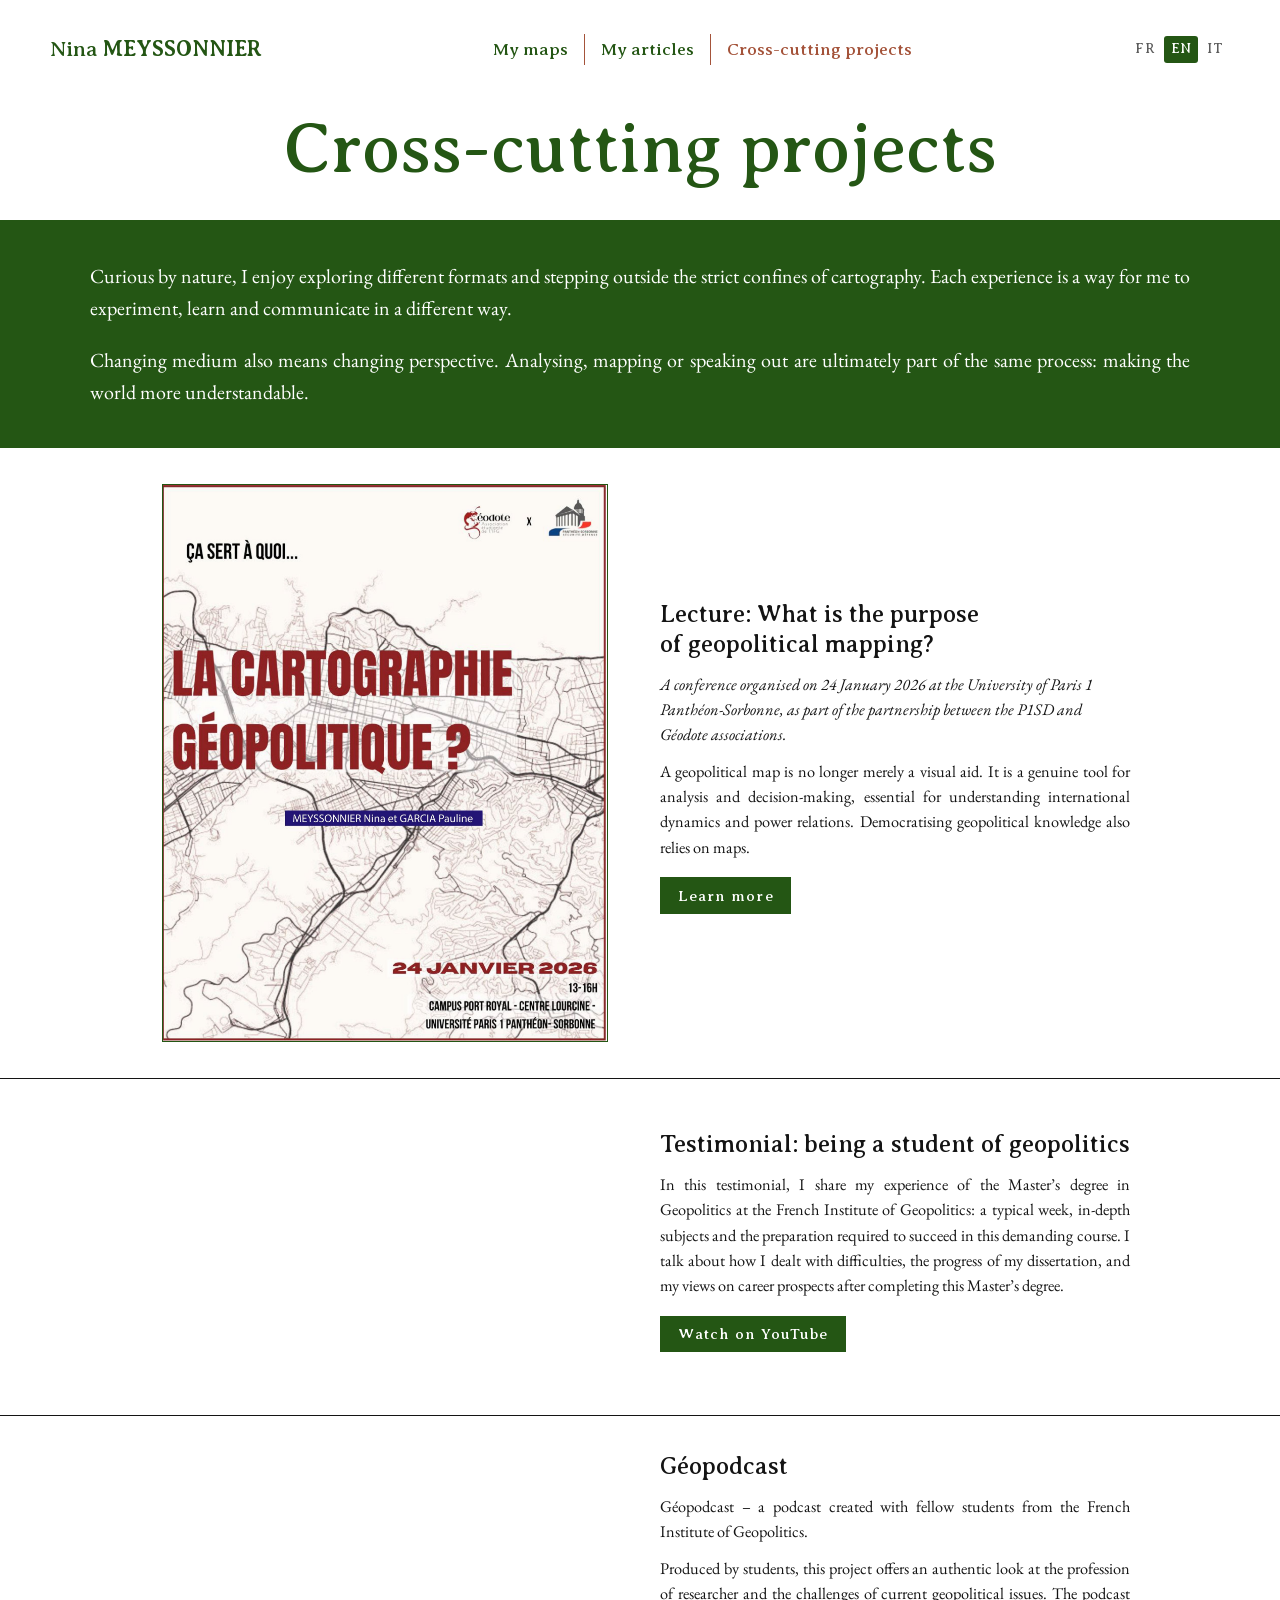
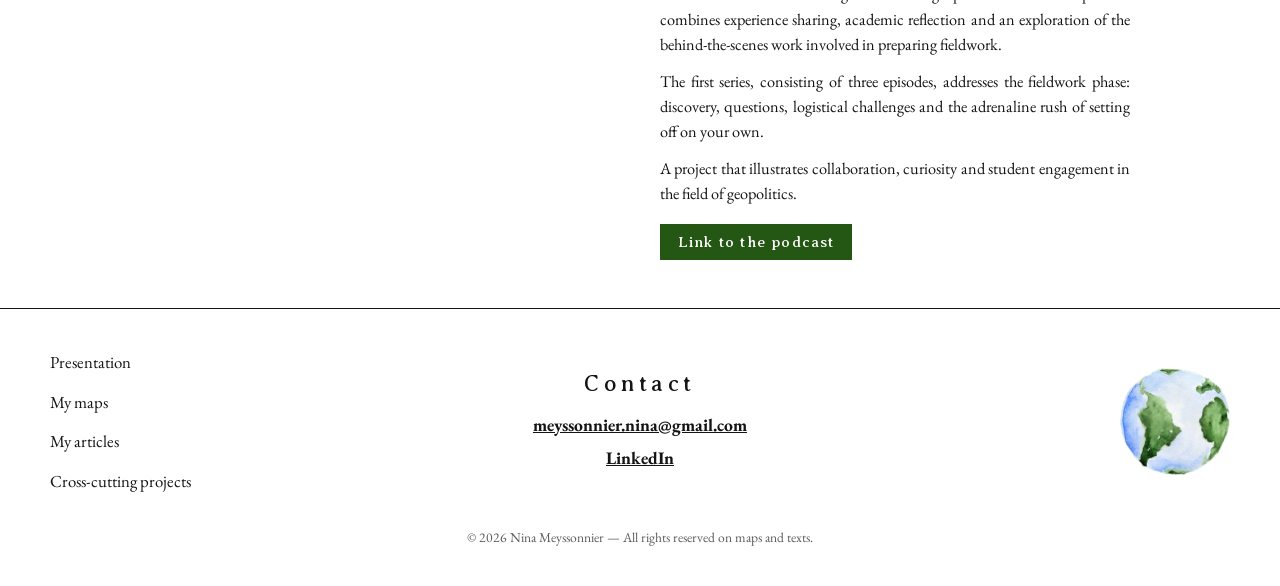
<file: en/projets.html>
<!doctype html>
<html lang="en">
<head>
<meta charset="utf-8">
<meta name="viewport" content="width=device-width, initial-scale=1">
<title>Cross-cutting projects — Nina Meyssonnier</title>
<meta name="description" content="Nina Meyssonnier, cartographer and geopolitical analyst based in Italy: maps, articles and projects to make sense of international current affairs.">
<link rel="canonical" href="https://ninameyssonnier.com/en/projets.html">
<link rel="alternate" hreflang="fr" href="https://ninameyssonnier.com/projets.html">
<link rel="alternate" hreflang="en" href="https://ninameyssonnier.com/en/projets.html">
<link rel="alternate" hreflang="it" href="https://ninameyssonnier.com/it/projets.html">
<link rel="alternate" hreflang="x-default" href="https://ninameyssonnier.com/projets.html">
<meta property="og:type" content="website">
<meta property="og:title" content="Cross-cutting projects — Nina Meyssonnier">
<meta property="og:description" content="Nina Meyssonnier, cartographer and geopolitical analyst based in Italy: maps, articles and projects to make sense of international current affairs.">
<meta property="og:url" content="https://ninameyssonnier.com/en/projets.html">
<meta property="og:image" content="https://ninameyssonnier.com/images/deco/globe-aquarelle.png">
<link rel="icon" type="image/png" href="../images/deco/globe-aquarelle.png">
<link rel="preload" href="../fonts/EBGaramond.woff2" as="font" type="font/woff2" crossorigin>
<link rel="preload" href="../fonts/AveriaSerifLibre-Regular.woff2" as="font" type="font/woff2" crossorigin>
<link rel="stylesheet" href="../css/style.css?v=dd721a65">
</head>
<body>
<a class="lien-evitement" href="#contenu">Skip to content</a>
<header class="conteneur entete">
<a class="logo" href="index.html">Nina <strong>MEYSSONNIER</strong></a>
<nav class="menu" aria-label="Main menu">
<ul>
<li><a href="cartes.html">My maps</a></li>
<li><a href="articles.html">My articles</a></li>
<li><a href="projets.html" aria-current="page">Cross-cutting projects</a></li>
</ul>
</nav>
<nav class="langues" aria-label="Language"><a href="../projets.html" lang="fr" hreflang="fr">FR</a><a href="projets.html" lang="en" hreflang="en" aria-current="true">EN</a><a href="../it/projets.html" lang="it" hreflang="it">IT</a></nav>
</header>
<main id="contenu">

<h1 class="conteneur titre-page">Cross-cutting projects</h1>
<div class="encart"><div class="etroit">
<p>Curious by nature, I enjoy exploring different formats and stepping outside the strict confines of cartography. Each experience is a way for me to experiment, learn and communicate in a different way.</p>
<p>Changing medium also means changing perspective. Analysing, mapping or speaking out are ultimately part of the same process: making the world more understandable.</p>
</div></div>

<article class="fiche carte compacte"><div class="conteneur">
<figure class="cadre" data-fichier="images/projets/conference-cartographie.jpg"><img src="../images/projets/conference-cartographie.jpg" alt="Poster for the conference “What is… cartography for?”, Géodote x P1SD" loading="lazy" onerror="this.closest('figure').classList.add('manquante')"></figure>
<div class="texte">
<h2>Lecture: What is the purpose of geopolitical mapping?</h2>
<p><span class="contexte">A conference organised on 24 January 2026 at the University of Paris 1 Panthéon-Sorbonne, as part of the partnership between the P1SD and Géodote associations.</span></p>
<p>A geopolitical map is no longer merely a visual aid. It is a genuine tool for analysis and decision-making, essential for understanding international dynamics and power relations. Democratising geopolitical knowledge also relies on maps.</p>
<p class="actions"><a class="bouton" href="https://lnkd.in/p/dsRcvayR" target="_blank" rel="noopener">Learn more</a></p>
</div>
</div></article>

<article class="fiche carte compacte"><div class="conteneur">
<div class="interactive"><iframe class="video-yt" src="https://www.youtube-nocookie.com/embed/-Z3qFKoBXpc" title="Thotis video “Master’s in geopolitics: testimonial”" loading="lazy" allow="accelerometer; autoplay; clipboard-write; encrypted-media; gyroscope; picture-in-picture" allowfullscreen></iframe></div>
<div class="texte">
<h2>Testimonial: being a student of geopolitics</h2>
<p>In this testimonial, I share my experience of the Master’s degree in Geopolitics at the French Institute of Geopolitics: a typical week, in-depth subjects and the preparation required to succeed in this demanding course. I talk about how I dealt with difficulties, the progress of my dissertation, and my views on career prospects after completing this Master’s degree.</p>
<p class="actions"><a class="bouton" href="https://youtu.be/-Z3qFKoBXpc" target="_blank" rel="noopener">Watch on YouTube</a></p>
</div>
</div></article>

<article class="fiche carte compacte"><div class="conteneur">
<div class="interactive"><iframe class="podcast" src="https://open.spotify.com/embed/show/1h0L1osd9zwFzi7GKlvqsv" title="Géopodcast on Spotify" loading="lazy" allow="autoplay; clipboard-write; encrypted-media; fullscreen; picture-in-picture"></iframe></div>
<div class="texte">
<h2>Géopodcast</h2>
<p>Géopodcast – a podcast created with fellow students from the French Institute of Geopolitics.</p>
<p>Produced by students, this project offers an authentic look at the profession of researcher and the challenges of current geopolitical issues. The podcast combines experience sharing, academic reflection and an exploration of the behind-the-scenes work involved in preparing fieldwork.</p>
<p>The first series, consisting of three episodes, addresses the fieldwork phase: discovery, questions, logistical challenges and the adrenaline rush of setting off on your own.</p>
<p>A project that illustrates collaboration, curiosity and student engagement in the field of geopolitics.</p>
<p class="actions"><a class="bouton" href="https://open.spotify.com/show/1h0L1osd9zwFzi7GKlvqsv" target="_blank" rel="noopener">Link to the podcast</a></p>
</div>
</div></article>

</main>
<footer class="pied">
<div class="conteneur pied-grille">
<nav aria-label="Site map">
<ul>
<li><a href="index.html">Presentation</a></li>
<li><a href="cartes.html">My maps</a></li>
<li><a href="articles.html">My articles</a></li>
<li><a href="projets.html">Cross-cutting projects</a></li>
</ul>
</nav>
<div class="contact">
<h2>Contact</h2>
<ul>
<li><a href="mailto:meyssonnier.nina@gmail.com">meyssonnier.nina@gmail.com</a></li>
<li><a href="https://www.linkedin.com/in/nina-meyssonnier-8220b4284/" target="_blank" rel="noopener">LinkedIn</a></li>
</ul>
</div>
<img class="pied-globe" src="../images/deco/globe-aquarelle.png" alt="" width="442" height="429" loading="lazy">
</div>
<p class="mentions">© 2026 Nina Meyssonnier — All rights reserved on maps and texts.</p>
</footer>
<script src="../js/apparition.js?v=9f17c9cb" defer></script>
</body>
</html>
</file>
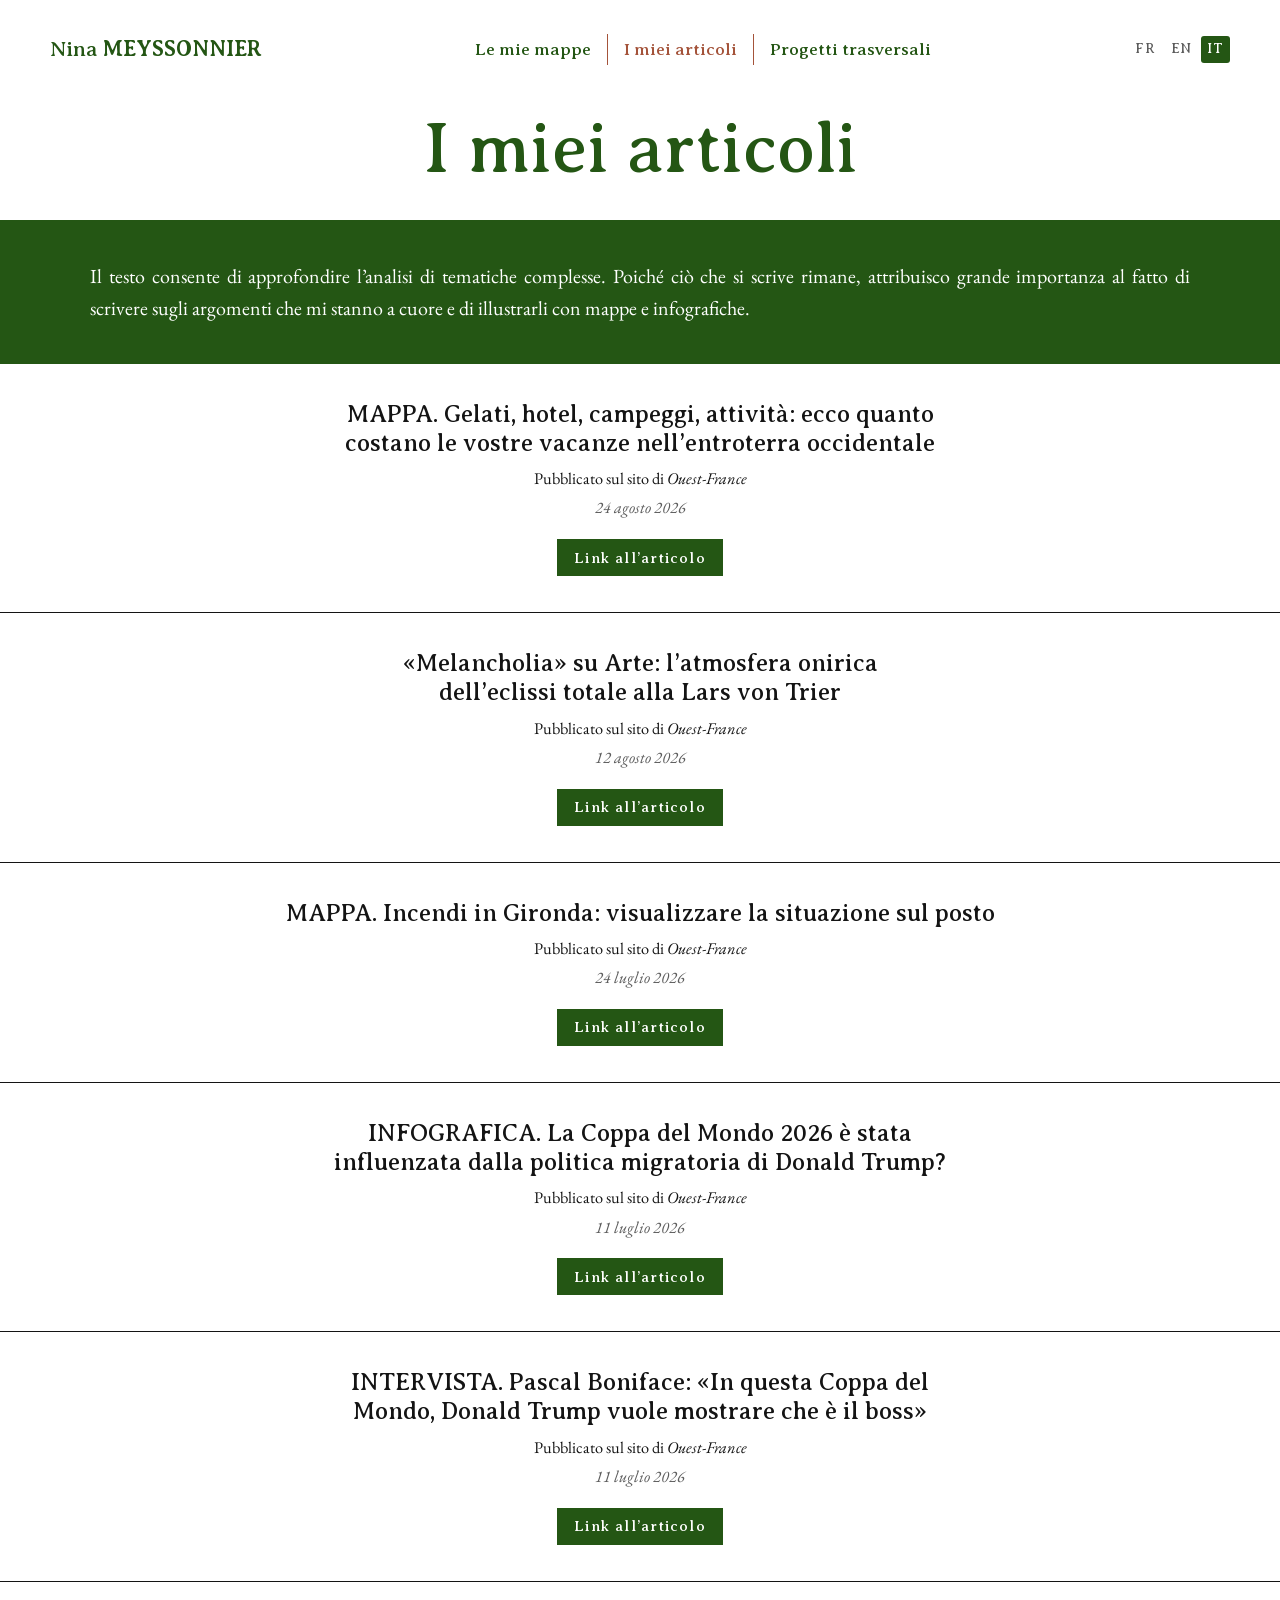
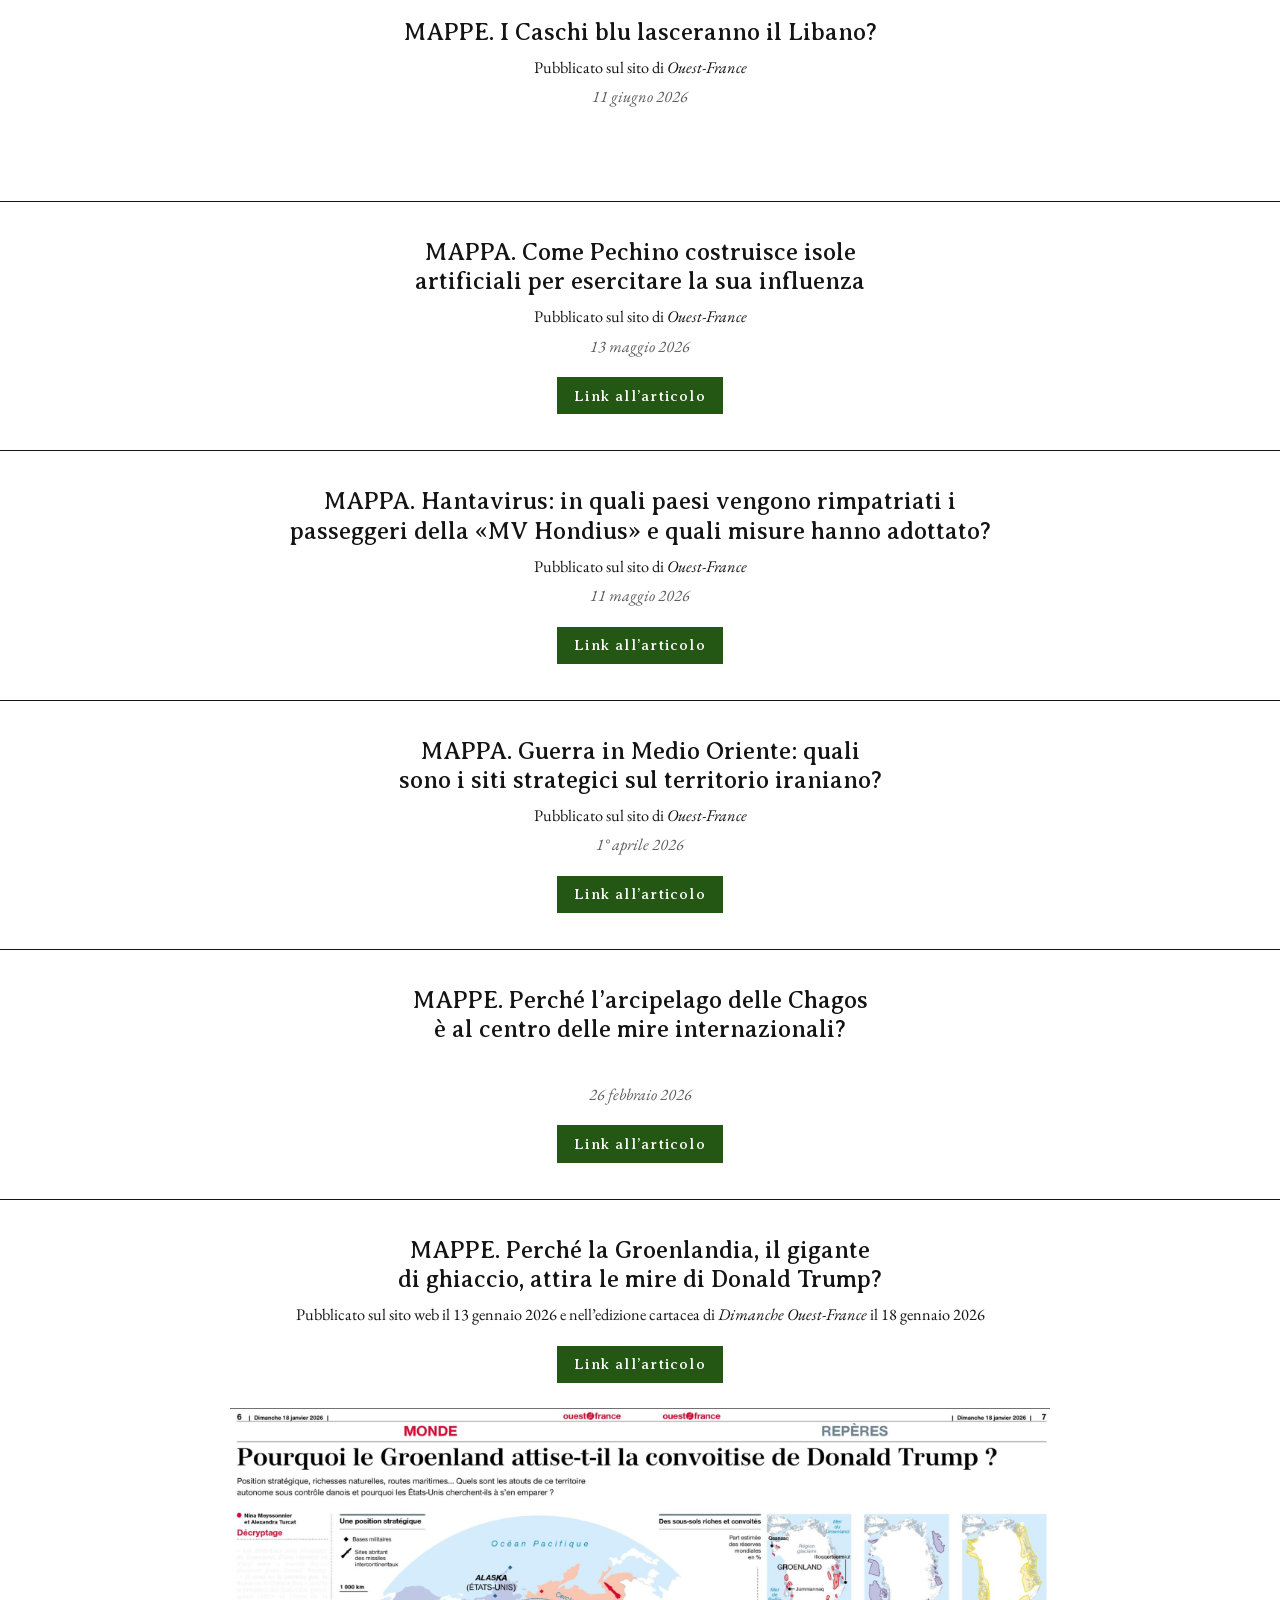
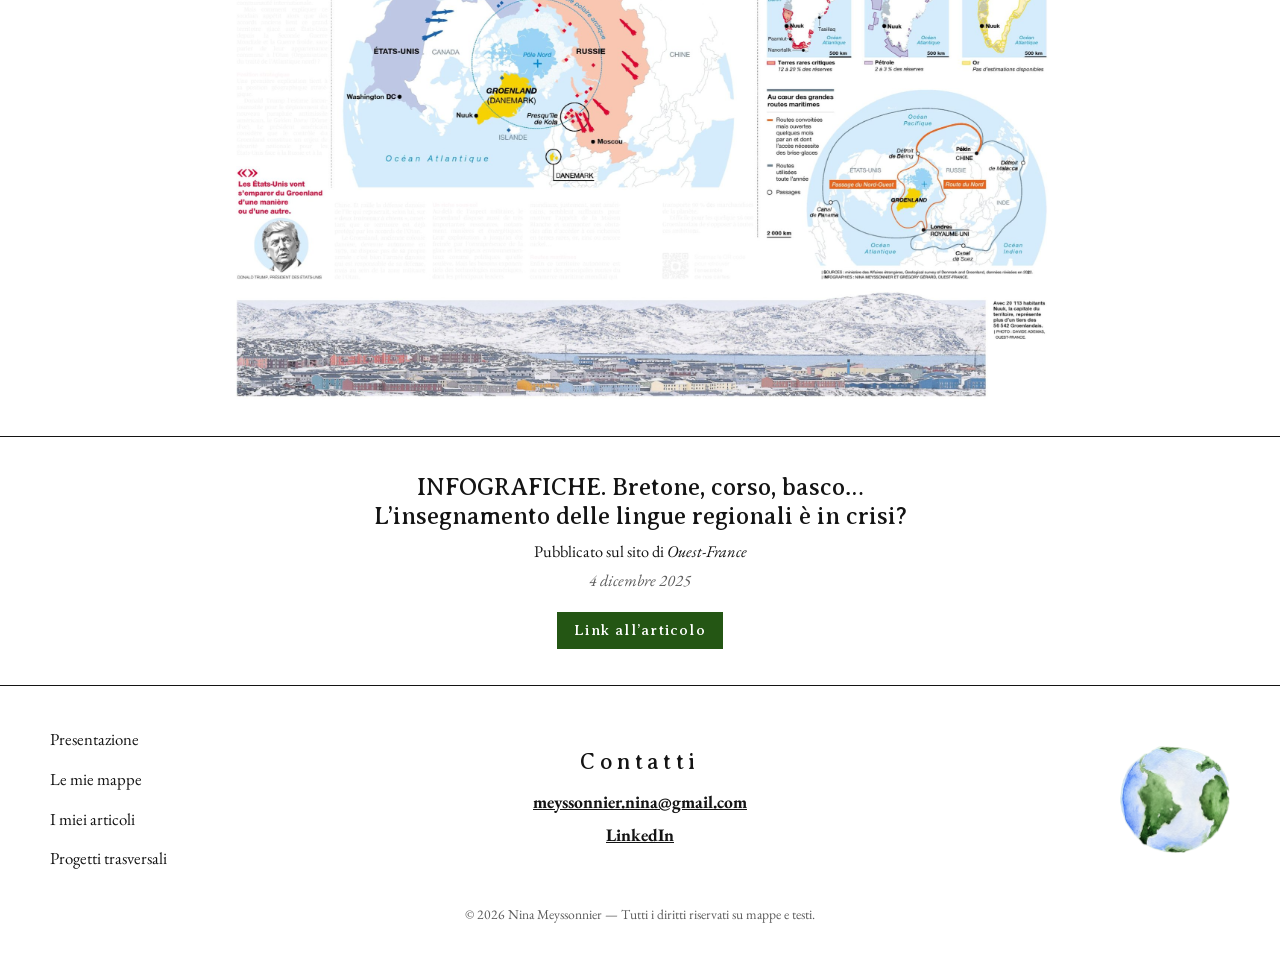
<file: it/articles.html>
<!doctype html>
<html lang="it">
<head>
<meta charset="utf-8">
<meta name="viewport" content="width=device-width, initial-scale=1">
<title>I miei articoli — Nina Meyssonnier</title>
<meta name="description" content="Nina Meyssonnier, cartografa e analista geopolitica con sede in Italia: mappe, articoli e progetti per interpretare l’attualità internazionale.">
<link rel="canonical" href="https://ninameyssonnier.com/it/articles.html">
<link rel="alternate" hreflang="fr" href="https://ninameyssonnier.com/articles.html">
<link rel="alternate" hreflang="en" href="https://ninameyssonnier.com/en/articles.html">
<link rel="alternate" hreflang="it" href="https://ninameyssonnier.com/it/articles.html">
<link rel="alternate" hreflang="x-default" href="https://ninameyssonnier.com/articles.html">
<meta property="og:type" content="website">
<meta property="og:title" content="I miei articoli — Nina Meyssonnier">
<meta property="og:description" content="Nina Meyssonnier, cartografa e analista geopolitica con sede in Italia: mappe, articoli e progetti per interpretare l’attualità internazionale.">
<meta property="og:url" content="https://ninameyssonnier.com/it/articles.html">
<meta property="og:image" content="https://ninameyssonnier.com/images/deco/globe-aquarelle.png">
<link rel="icon" type="image/png" href="../images/deco/globe-aquarelle.png">
<link rel="preload" href="../fonts/EBGaramond.woff2" as="font" type="font/woff2" crossorigin>
<link rel="preload" href="../fonts/AveriaSerifLibre-Regular.woff2" as="font" type="font/woff2" crossorigin>
<link rel="stylesheet" href="../css/style.css?v=dd721a65">
</head>
<body>
<a class="lien-evitement" href="#contenu">Vai al contenuto</a>
<header class="conteneur entete">
<a class="logo" href="index.html">Nina <strong>MEYSSONNIER</strong></a>
<nav class="menu" aria-label="Menu principale">
<ul>
<li><a href="cartes.html">Le mie mappe</a></li>
<li><a href="articles.html" aria-current="page">I miei articoli</a></li>
<li><a href="projets.html">Progetti trasversali</a></li>
</ul>
</nav>
<nav class="langues" aria-label="Lingua"><a href="../articles.html" lang="fr" hreflang="fr">FR</a><a href="../en/articles.html" lang="en" hreflang="en">EN</a><a href="articles.html" lang="it" hreflang="it" aria-current="true">IT</a></nav>
</header>
<main id="contenu">

<h1 class="conteneur titre-page">I miei articoli</h1>
<div class="encart"><div class="etroit"><p>Il testo consente di approfondire l’analisi di tematiche complesse. Poiché ciò che si scrive rimane, attribuisco grande importanza al fatto di scrivere sugli argomenti che mi stanno a cuore e di illustrarli con mappe e infografiche.</p></div></div>
<article class="article"><div class="conteneur">
<h2>MAPPA. Gelati, hotel, campeggi, attività: ecco quanto costano le vostre vacanze nell’entroterra occidentale</h2>
<p class="support">Pubblicato sul sito di <em>Ouest-France</em></p><p class="date">24 agosto 2026</p>
<a class="bouton" href="https://www.ouest-france.fr/economie/consommation/carte-glace-hotel-camping-sorties-voici-combien-coutent-vos-vacances-dans-les-terres-a-louest-9b90d91a-9f0c-11f1-a8ad-3219df531147" target="_blank" rel="noopener">Link all’articolo</a>

</div></article><article class="article"><div class="conteneur">
<h2>«Melancholia» su Arte: l’atmosfera onirica dell’eclissi totale alla Lars von Trier</h2>
<p class="support">Pubblicato sul sito di <em>Ouest-France</em></p><p class="date">12 agosto 2026</p>
<a class="bouton" href="https://programmetv.ouest-france.fr/chaines/programme-tv-arte-111/melancholia-sur-arte-lonirisme-de-leclipse-totale-facon-lars-von-trier-a9f399a0-927a-11f1-8bae-616c424ae7e0" target="_blank" rel="noopener">Link all’articolo</a>

</div></article><article class="article"><div class="conteneur">
<h2>MAPPA. Incendi in Gironda: visualizzare la situazione sul posto</h2>
<p class="support">Pubblicato sul sito di <em>Ouest-France</em></p><p class="date">24 luglio 2026</p>
<a class="bouton" href="https://www.ouest-france.fr/faits-divers/incendie/carte-incendies-en-gironde-visualisez-la-situation-sur-place-9a98f5e0-873f-11f1-abec-0816624751ff" target="_blank" rel="noopener">Link all’articolo</a>

</div></article><article class="article"><div class="conteneur">
<h2>INFOGRAFICA. La Coppa del Mondo 2026 è stata influenzata dalla politica migratoria di Donald Trump?</h2>
<p class="support">Pubblicato sul sito di <em>Ouest-France</em></p><p class="date">11 luglio 2026</p>
<a class="bouton" href="https://www.ouest-france.fr/sport/coupe-du-monde/infographie-la-coupe-du-monde-2026-a-t-elle-ete-impactee-par-la-politique-migratoire-de-donald-trump-b493e9d8-790b-11f1-980a-970130a57304" target="_blank" rel="noopener">Link all’articolo</a>

</div></article><article class="article"><div class="conteneur">
<h2>INTERVISTA. Pascal Boniface: «In questa Coppa del Mondo, Donald Trump vuole mostrare che è il boss»</h2>
<p class="support">Pubblicato sul sito di <em>Ouest-France</em></p><p class="date">11 luglio 2026</p>
<a class="bouton" href="https://www.ouest-france.fr/sport/football/entretien-pascal-boniface-dans-cette-coupe-du-monde-donald-trump-veut-montrer-quil-est-le-boss-836c1aa6-7adc-11f1-b6b9-5740d58e7caf" target="_blank" rel="noopener">Link all’articolo</a>

</div></article><article class="article"><div class="conteneur">
<h2>MAPPE. I Caschi blu lasceranno il Libano?</h2>
<p class="support">Pubblicato sul sito di <em>Ouest-France</em></p><p class="date">11 giugno 2026</p>
<a class="bouton" href="https://www.ouest-france.fr/monde/liban/cartes-les-casques-bleus-vont-ils-abandonner-quitter-le-liban-0d8029e8-6409-11f1-bb6e-df703f58b398" target="_blank" rel="noopener">Link all’articolo</a>

</div></article><article class="article"><div class="conteneur">
<h2>MAPPA. Come Pechino costruisce isole artificiali per esercitare la sua influenza</h2>
<p class="support">Pubblicato sul sito di <em>Ouest-France</em></p><p class="date">13 maggio 2026</p>
<a class="bouton" href="https://www.ouest-france.fr/monde/chine/carte-strategie-iles-artificielles-mer-de-chine-meridionale/" target="_blank" rel="noopener">Link all’articolo</a>

</div></article><article class="article"><div class="conteneur">
<h2>MAPPA. Hantavirus: in quali paesi vengono rimpatriati i passeggeri della «MV Hondius» e quali misure hanno adottato?</h2>
<p class="support">Pubblicato sul sito di <em>Ouest-France</em></p><p class="date">11 maggio 2026</p>
<a class="bouton" href="https://www.ouest-france.fr/sante/virus/carte-hantavirus-dans-quels-pays-sont-rapatries-les-passagers-du-mv-hondius-et-quelles-mesures-ont-ils-prises-629c2632-4d40-11f1-aaad-3dc0b7ad690d" target="_blank" rel="noopener">Link all’articolo</a>

</div></article><article class="article"><div class="conteneur">
<h2>MAPPA. Guerra in Medio Oriente: quali sono i siti strategici sul territorio iraniano?</h2>
<p class="support">Pubblicato sul sito di <em>Ouest-France</em></p><p class="date">1° aprile 2026</p>
<a class="bouton" href="https://www.ouest-france.fr/monde/iran/carte-guerre-au-moyen-orient-quels-sont-les-sites-strategiques-sur-le-territoire-iranien-6eeb573a-2d1c-11f1-9aaf-bfbe7938d313" target="_blank" rel="noopener">Link all’articolo</a>

</div></article><article class="article"><div class="conteneur">
<h2>MAPPE. Perché l’arcipelago delle Chagos è al centro delle mire internazionali?</h2>
<p class="support">Pubblicato sul sito di <em>Ouest-France</em></p><p class="date">26 febbraio 2026</p>
<a class="bouton" href="https://www.ouest-france.fr/monde/cartes-pourquoi-larchipel-des-chagos-est-au-cur-des-convoitises-internationales-d69a36d6-fad0-11f0-b811-0d74e2b6bed2" target="_blank" rel="noopener">Link all’articolo</a>

</div></article><article class="article"><div class="conteneur">
<h2>MAPPE. Perché la Groenlandia, il gigante di ghiaccio, attira le mire di Donald Trump?</h2>
<p class="support">Pubblicato sul sito web il 13 gennaio 2026 e nell’edizione cartacea di <em>Dimanche Ouest-France</em> il 18 gennaio 2026</p><p class="date"></p>
<a class="bouton" href="https://www.ouest-france.fr/monde/groenland/cartes-groenland-un-geant-de-glace-au-centre-des-appetits-geopolitiques-4b8943fa-efce-11f0-ae78-1a0629cc1f87" target="_blank" rel="noopener">Link all’articolo</a>
<figure class="cadre" data-fichier="images/articles/groenland-dimanche-ouest-france.jpg"><img src="../images/articles/groenland-dimanche-ouest-france.jpg" alt="Doppia pagina di Dimanche Ouest-France del 18 gennaio 2026 dedicata alla Groenlandia" loading="lazy" onerror="this.closest('figure').classList.add('manquante')"></figure>
</div></article><article class="article"><div class="conteneur">
<h2>INFOGRAFICHE. Bretone, corso, basco… L’insegnamento delle lingue regionali è in crisi?</h2>
<p class="support">Pubblicato sul sito di <em>Ouest-France</em></p><p class="date">4 dicembre 2025</p>
<a class="bouton" href="https://www.ouest-france.fr/education/enseignement/infographies-breton-corse-basque-lenseignement-des-langues-regionales-est-il-en-panne-cac59726-b677-11f0-9097-68e77b575996" target="_blank" rel="noopener">Link all’articolo</a>

</div></article>

</main>
<footer class="pied">
<div class="conteneur pied-grille">
<nav aria-label="Mappa del sito">
<ul>
<li><a href="index.html">Presentazione</a></li>
<li><a href="cartes.html">Le mie mappe</a></li>
<li><a href="articles.html">I miei articoli</a></li>
<li><a href="projets.html">Progetti trasversali</a></li>
</ul>
</nav>
<div class="contact">
<h2>Contatti</h2>
<ul>
<li><a href="mailto:meyssonnier.nina@gmail.com">meyssonnier.nina@gmail.com</a></li>
<li><a href="https://www.linkedin.com/in/nina-meyssonnier-8220b4284/" target="_blank" rel="noopener">LinkedIn</a></li>
</ul>
</div>
<img class="pied-globe" src="../images/deco/globe-aquarelle.png" alt="" width="442" height="429" loading="lazy">
</div>
<p class="mentions">© 2026 Nina Meyssonnier — Tutti i diritti riservati su mappe e testi.</p>
</footer>
<script src="../js/apparition.js?v=9f17c9cb" defer></script>
</body>
</html>
</file>
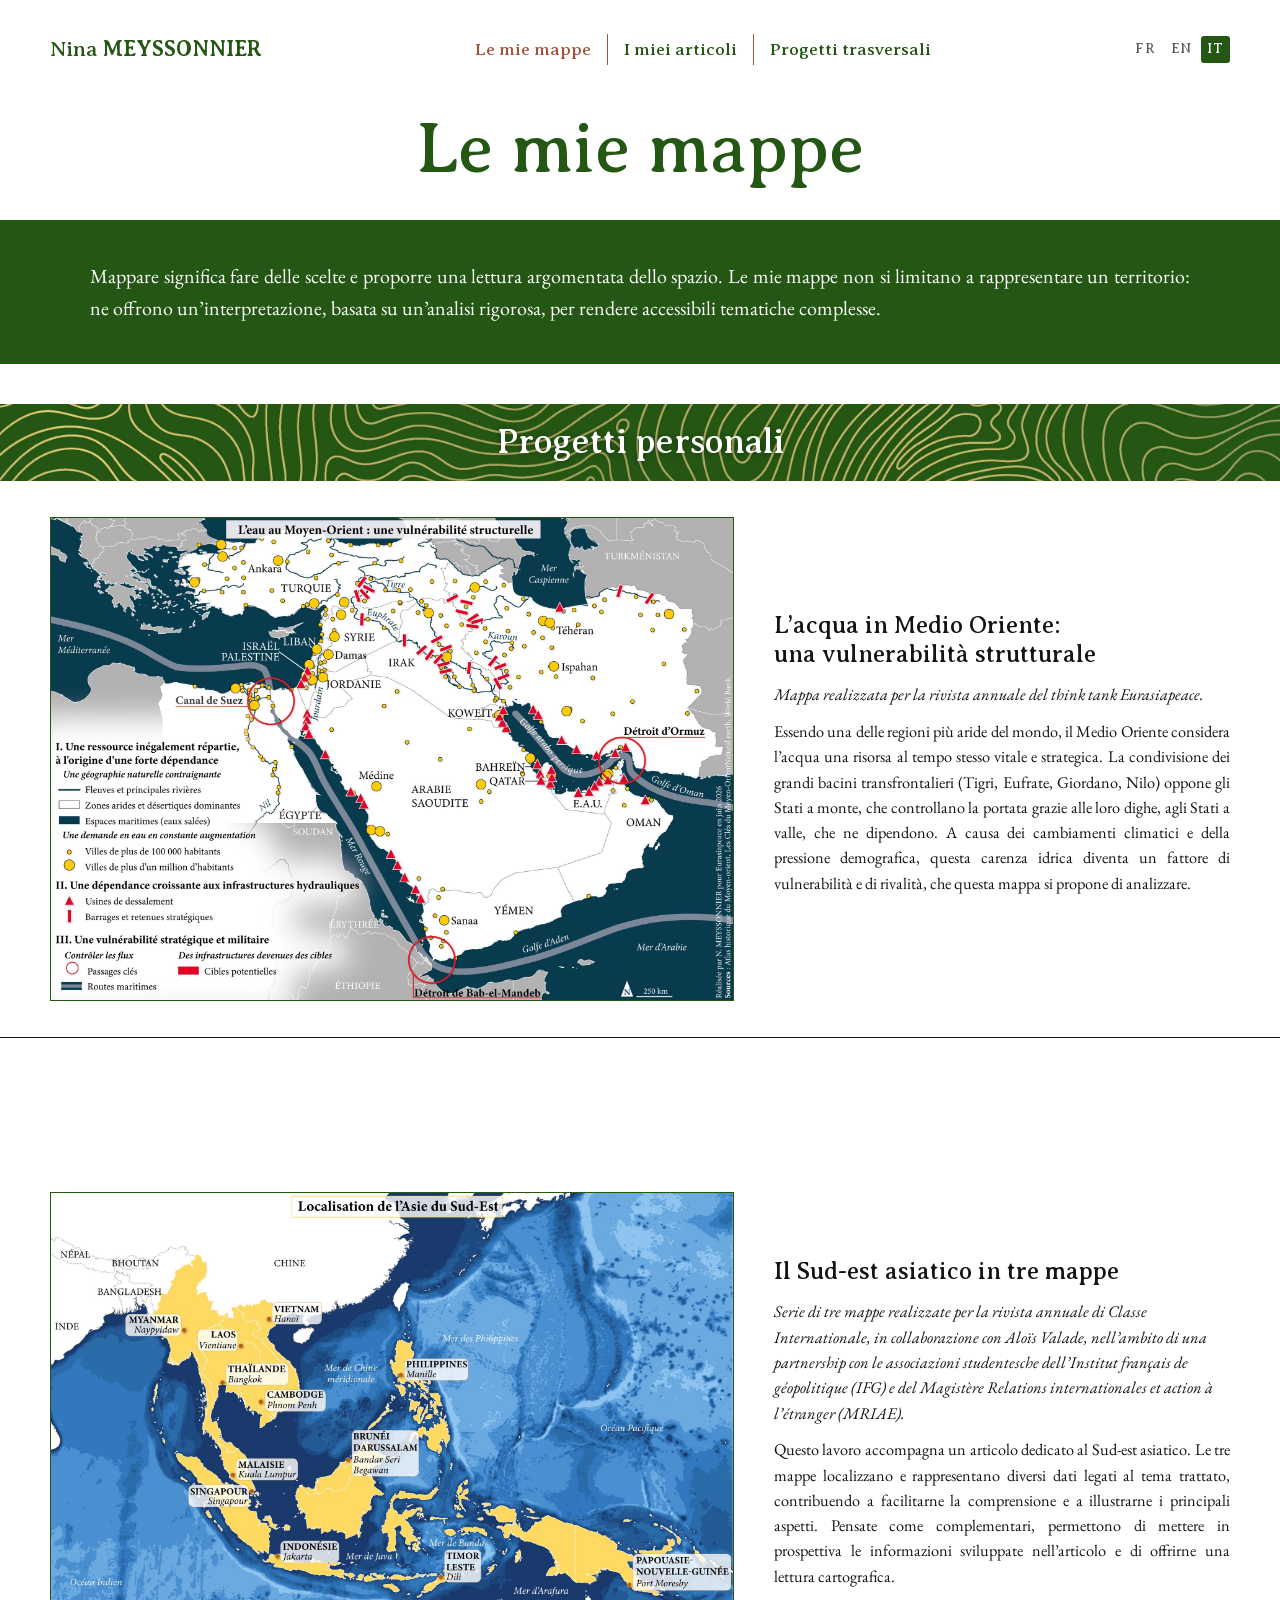
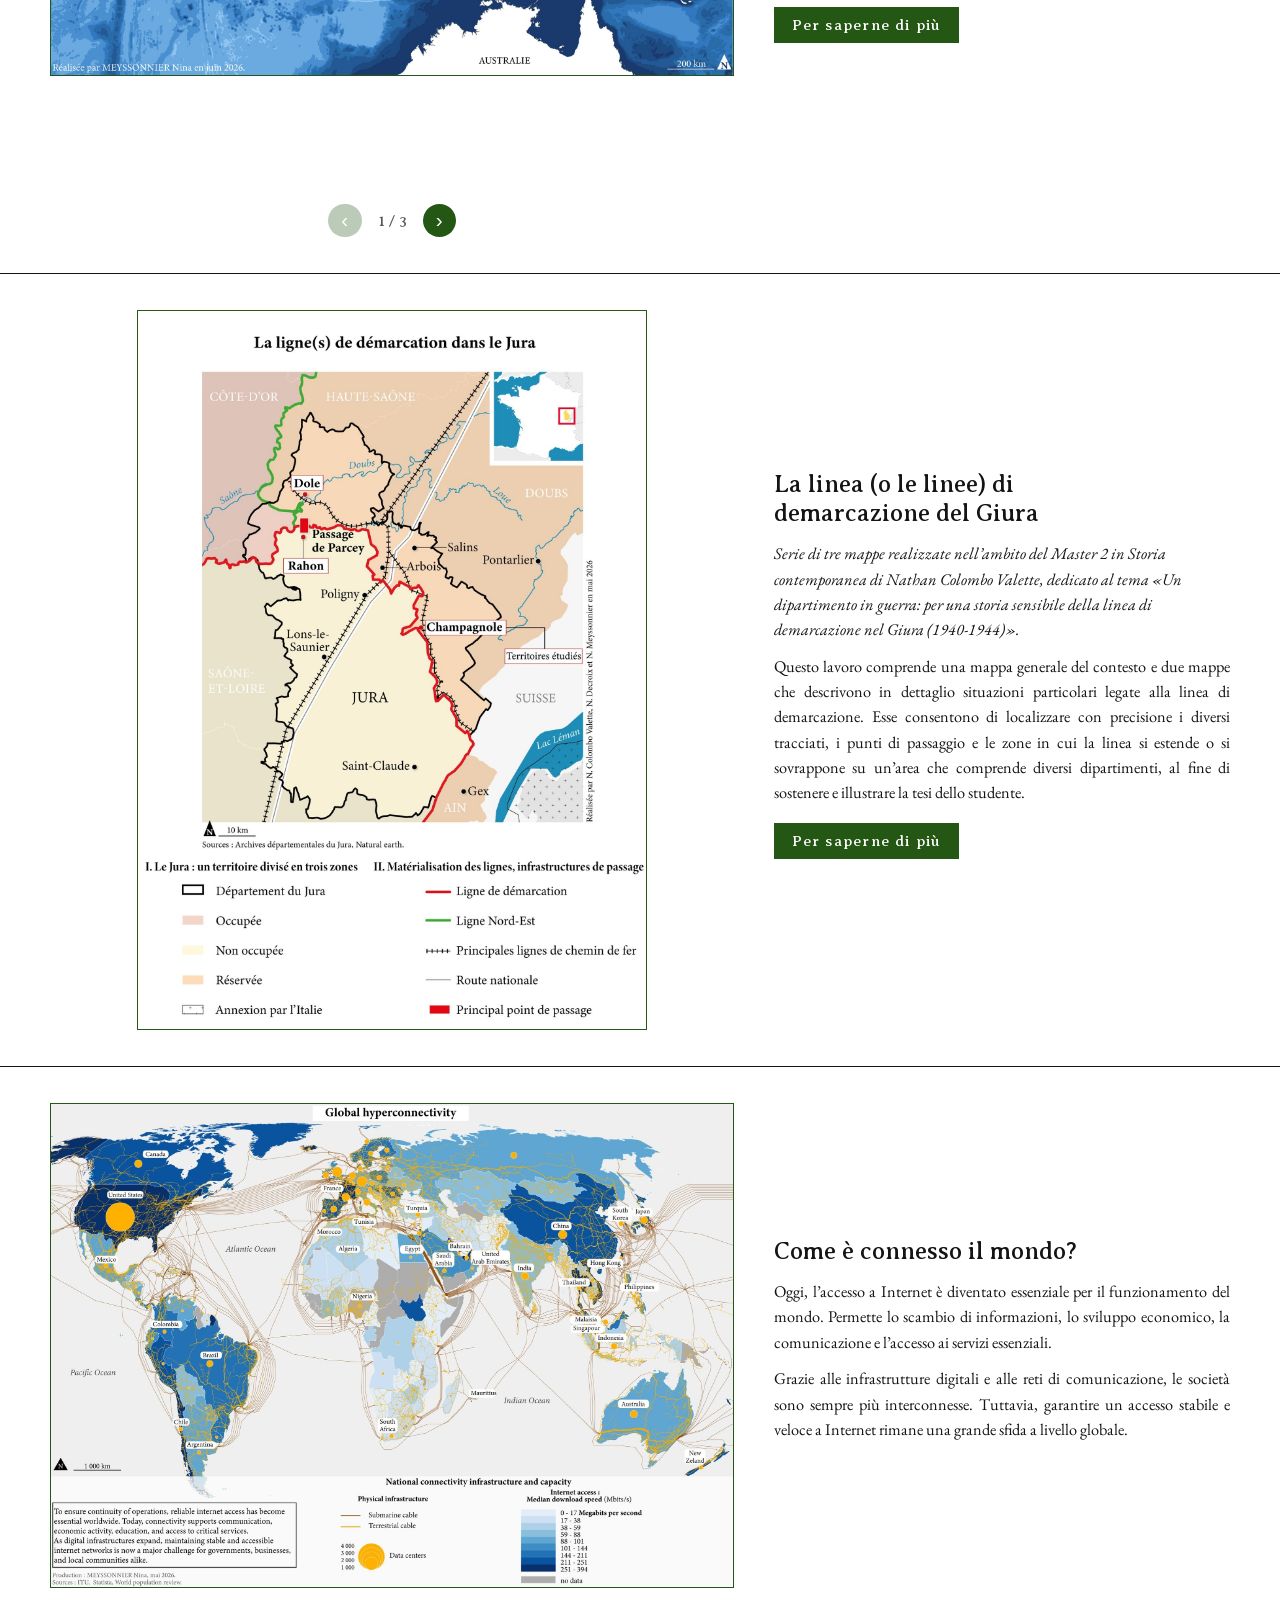
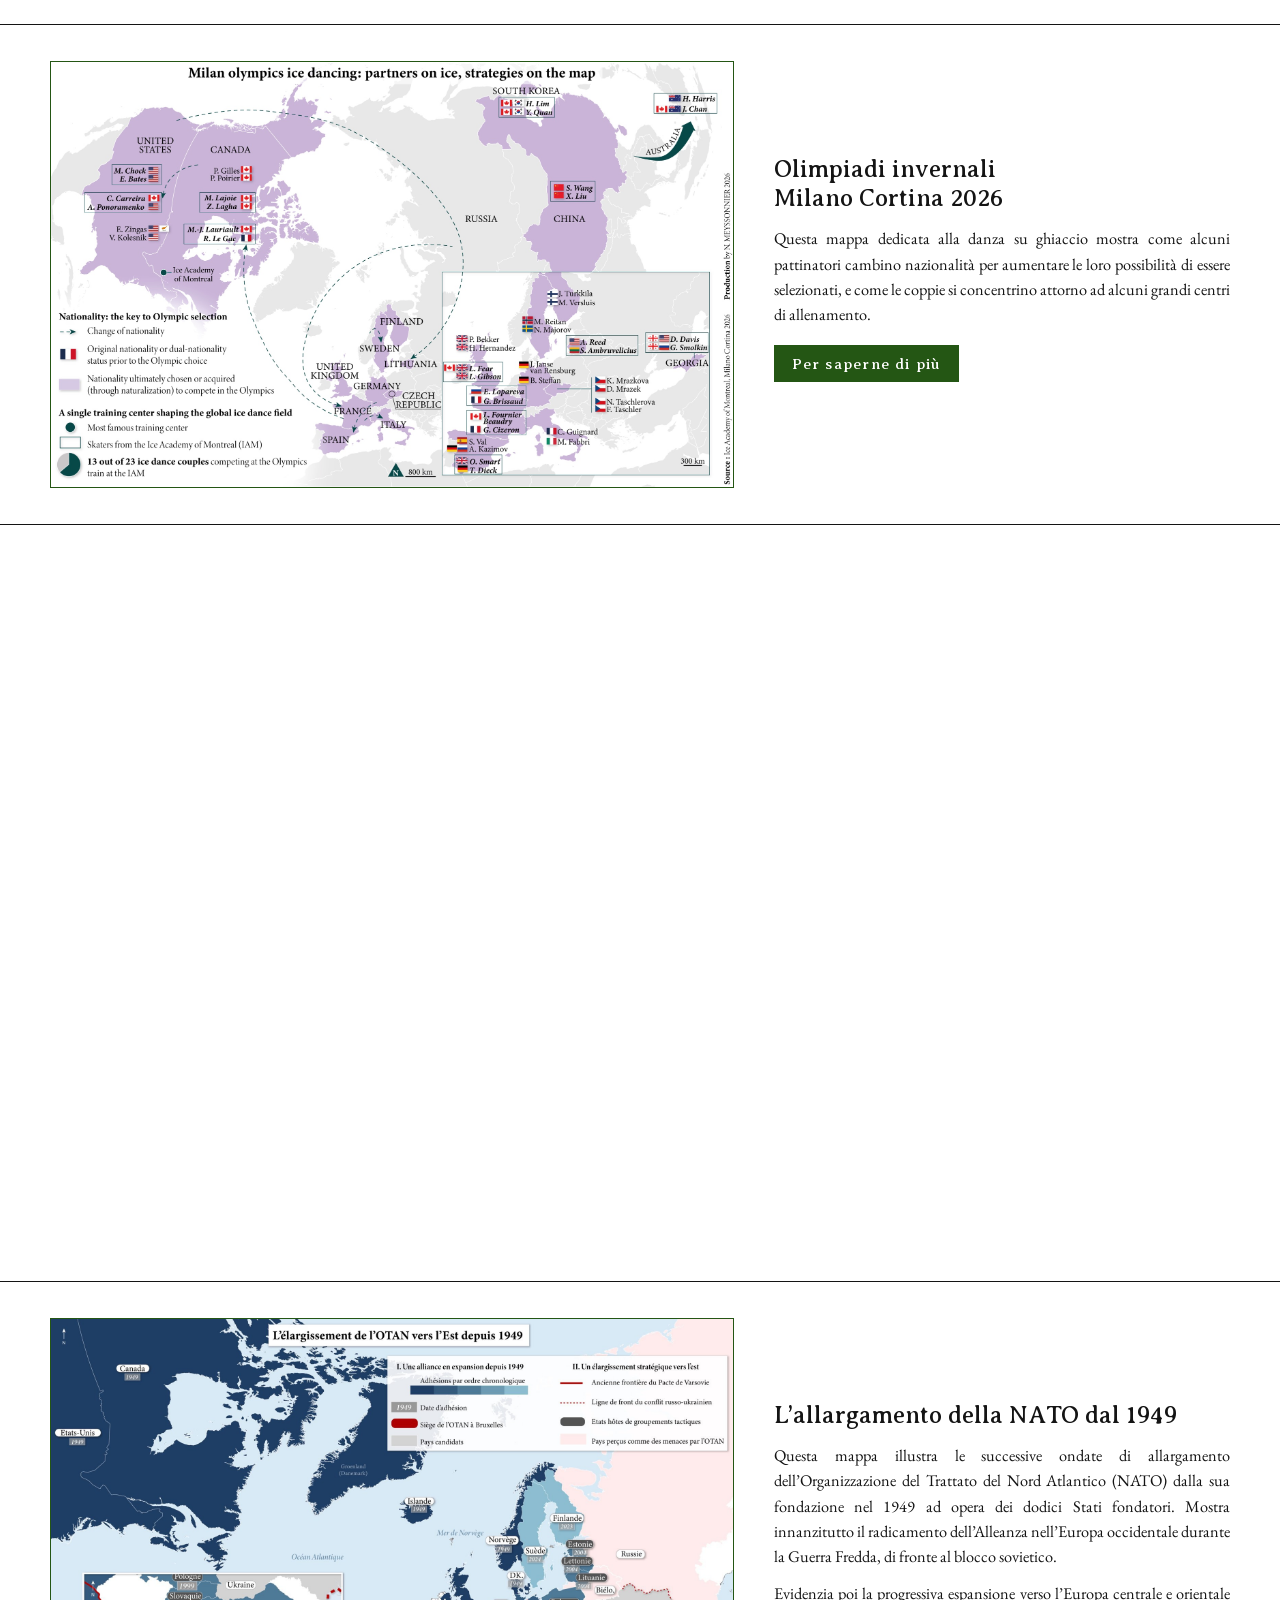
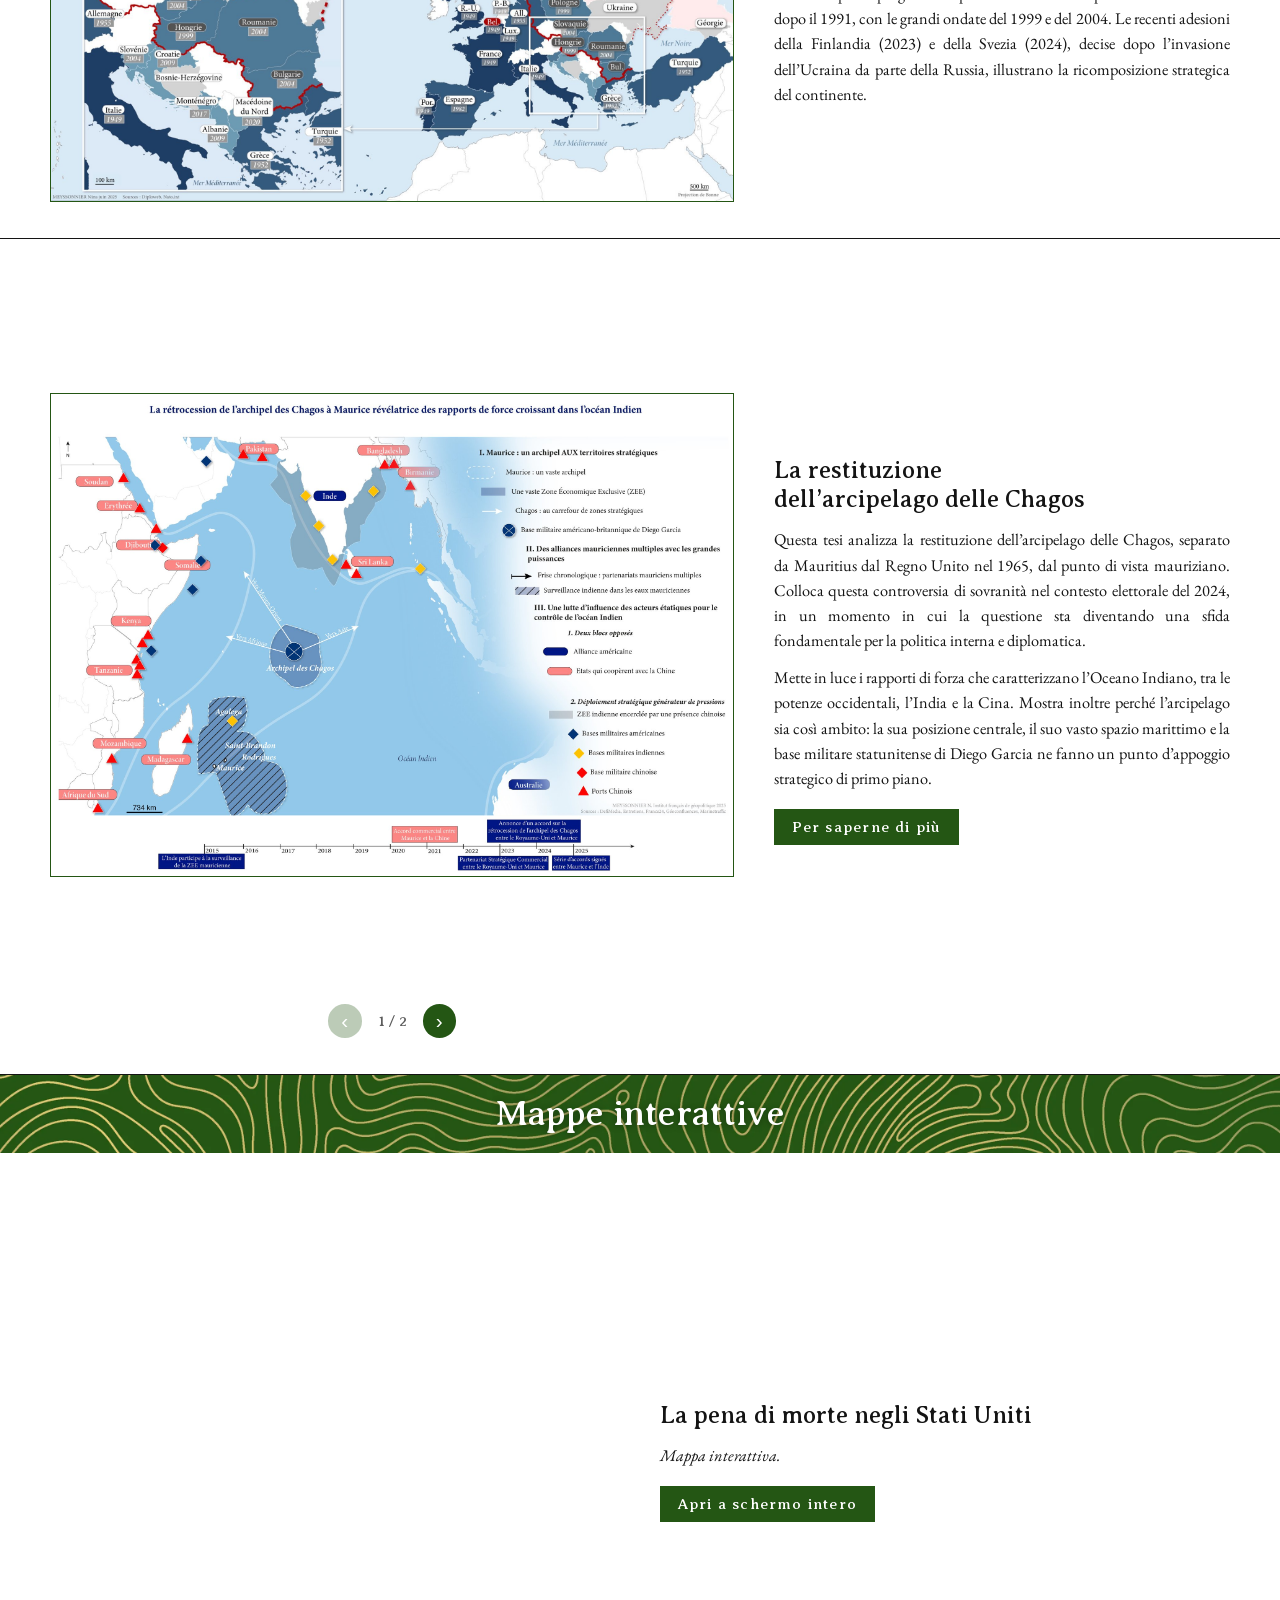
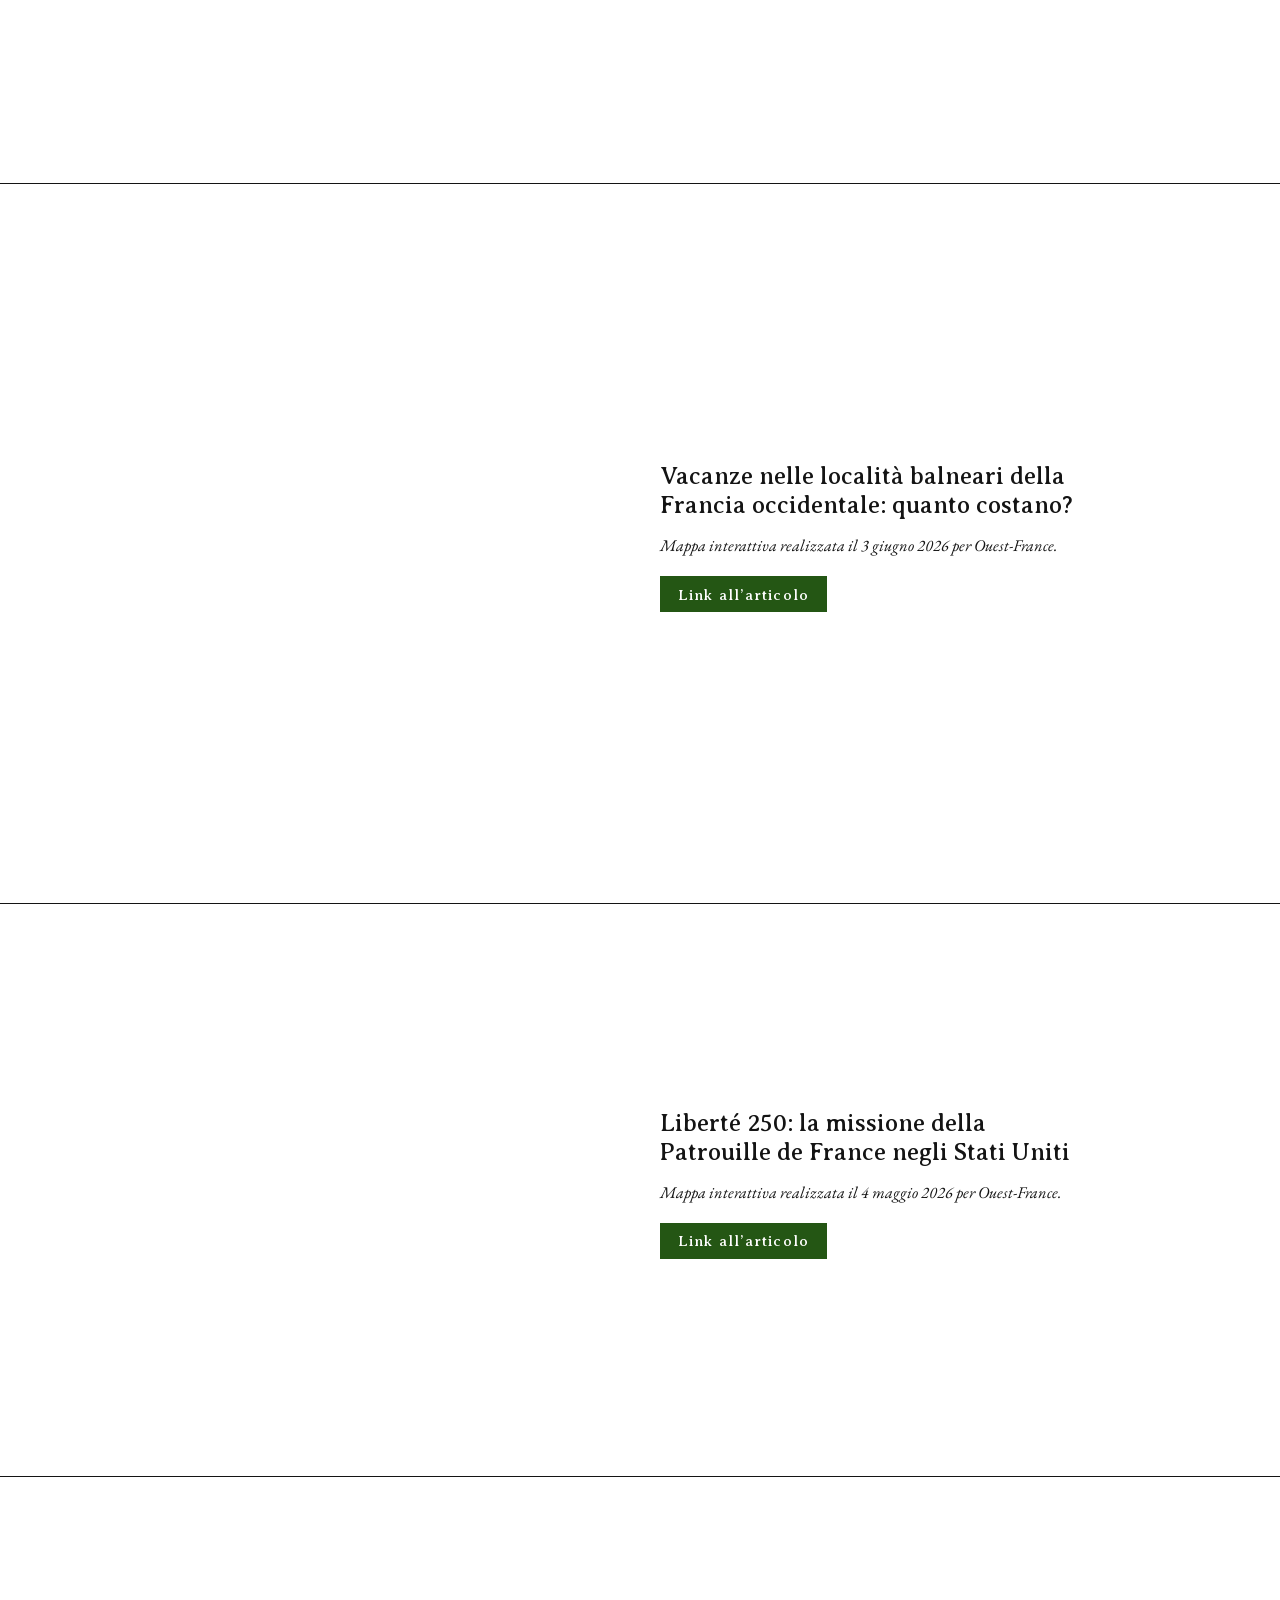
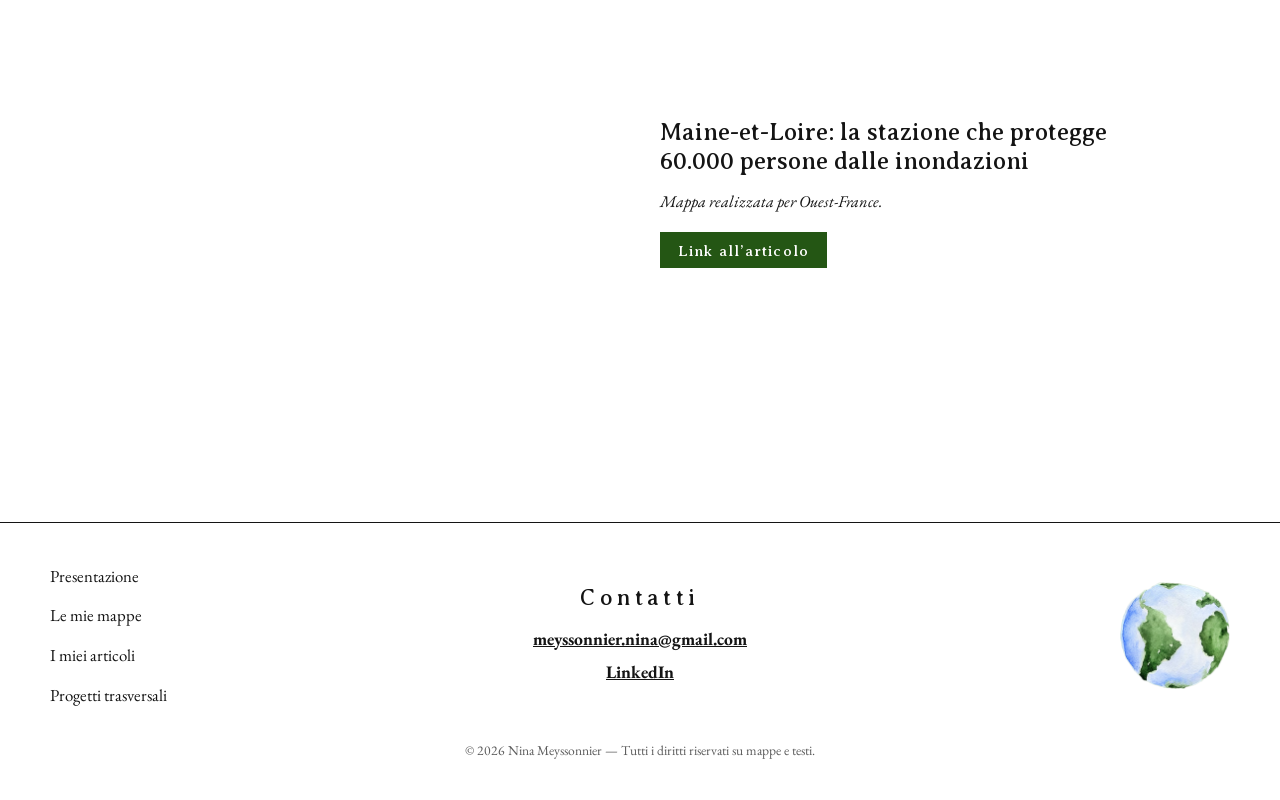
<file: it/cartes.html>
<!doctype html>
<html lang="it">
<head>
<meta charset="utf-8">
<meta name="viewport" content="width=device-width, initial-scale=1">
<title>Le mie mappe — Nina Meyssonnier</title>
<meta name="description" content="Nina Meyssonnier, cartografa e analista geopolitica con sede in Italia: mappe, articoli e progetti per interpretare l’attualità internazionale.">
<link rel="canonical" href="https://ninameyssonnier.com/it/cartes.html">
<link rel="alternate" hreflang="fr" href="https://ninameyssonnier.com/cartes.html">
<link rel="alternate" hreflang="en" href="https://ninameyssonnier.com/en/cartes.html">
<link rel="alternate" hreflang="it" href="https://ninameyssonnier.com/it/cartes.html">
<link rel="alternate" hreflang="x-default" href="https://ninameyssonnier.com/cartes.html">
<meta property="og:type" content="website">
<meta property="og:title" content="Le mie mappe — Nina Meyssonnier">
<meta property="og:description" content="Nina Meyssonnier, cartografa e analista geopolitica con sede in Italia: mappe, articoli e progetti per interpretare l’attualità internazionale.">
<meta property="og:url" content="https://ninameyssonnier.com/it/cartes.html">
<meta property="og:image" content="https://ninameyssonnier.com/images/deco/globe-aquarelle.png">
<link rel="icon" type="image/png" href="../images/deco/globe-aquarelle.png">
<link rel="preload" href="../fonts/EBGaramond.woff2" as="font" type="font/woff2" crossorigin>
<link rel="preload" href="../fonts/AveriaSerifLibre-Regular.woff2" as="font" type="font/woff2" crossorigin>
<link rel="stylesheet" href="../css/style.css?v=dd721a65">
</head>
<body>
<a class="lien-evitement" href="#contenu">Vai al contenuto</a>
<header class="conteneur entete">
<a class="logo" href="index.html">Nina <strong>MEYSSONNIER</strong></a>
<nav class="menu" aria-label="Menu principale">
<ul>
<li><a href="cartes.html" aria-current="page">Le mie mappe</a></li>
<li><a href="articles.html">I miei articoli</a></li>
<li><a href="projets.html">Progetti trasversali</a></li>
</ul>
</nav>
<nav class="langues" aria-label="Lingua"><a href="../cartes.html" lang="fr" hreflang="fr">FR</a><a href="../en/cartes.html" lang="en" hreflang="en">EN</a><a href="cartes.html" lang="it" hreflang="it" aria-current="true">IT</a></nav>
</header>
<main id="contenu">

<h1 class="conteneur titre-page">Le mie mappe</h1>
<div class="encart"><div class="etroit"><p>Mappare significa fare delle scelte e proporre una lettura argomentata dello spazio. Le mie mappe non si limitano a rappresentare un territorio: ne offrono un’interpretazione, basata su un’analisi rigorosa, per rendere accessibili tematiche complesse.</p></div></div>
<div class="topo" style="margin-top:2.5rem"><h2>Progetti personali</h2></div>
<article class="fiche carte"><div class="conteneur">
<figure class="cadre" data-fichier="images/cartes/eau-moyen-orient.jpg"><img src="../images/cartes/eau-moyen-orient.jpg" alt="Mappa: l’acqua in Medio Oriente" loading="lazy" onerror="this.closest('figure').classList.add('manquante')"></figure>
<div class="texte">
<h2>L’acqua in Medio Oriente: una vulnerabilità strutturale</h2>
<p><span class="contexte">Mappa realizzata per la rivista annuale del think tank Eurasiapeace.</span></p>
<p>Essendo una delle regioni più aride del mondo, il Medio Oriente considera l’acqua una risorsa al tempo stesso vitale e strategica. La condivisione dei grandi bacini transfrontalieri (Tigri, Eufrate, Giordano, Nilo) oppone gli Stati a monte, che controllano la portata grazie alle loro dighe, agli Stati a valle, che ne dipendono. A causa dei cambiamenti climatici e della pressione demografica, questa carenza idrica diventa un fattore di vulnerabilità e di rivalità, che questa mappa si propone di analizzare.</p>

</div>
</div></article><article class="fiche carte"><div class="conteneur">
<div class="carrousel" aria-roledescription="carosello" aria-label="Mappe sul Sud-est asiatico">
<div class="carrousel-piste" tabindex="0"><figure class="cadre" data-fichier="images/cartes/asie-sud-est.jpg"><img src="../images/cartes/asie-sud-est.jpg" alt="Mappa: localizzazione del Sud-est asiatico" loading="lazy" onerror="this.closest('figure').classList.add('manquante')"></figure><figure class="cadre" data-fichier="images/cartes/asie-sud-est-population.jpg"><img src="../images/cartes/asie-sud-est-population.jpg" alt="Mappa: densità di popolazione nel Sud-est asiatico" loading="lazy" onerror="this.closest('figure').classList.add('manquante')"></figure><figure class="cadre" data-fichier="images/cartes/asie-sud-est-economie.jpg"><img src="../images/cartes/asie-sud-est-economie.jpg" alt="Mappa: le reti economiche del Sud-est asiatico" loading="lazy" onerror="this.closest('figure').classList.add('manquante')"></figure></div>
<div class="carrousel-commandes"><button type="button" class="prec" aria-label="Mappa precedente">‹</button><span class="carrousel-compte" aria-live="polite"></span><button type="button" class="suiv" aria-label="Mappa successiva">›</button></div>
</div>
<div class="texte">
<h2>Il Sud-est asiatico in tre mappe</h2>
<p><span class="contexte">Serie di tre mappe realizzate per la rivista annuale di Classe Internationale, in collaborazione con Aloïs Valade, nell’ambito di una partnership con le associazioni studentesche dell’Institut français de géopolitique (IFG) e del Magistère Relations internationales et action à l’étranger (MRIAE).</span></p>
<p>Questo lavoro accompagna un articolo dedicato al Sud-est asiatico. Le tre mappe localizzano e rappresentano diversi dati legati al tema trattato, contribuendo a facilitarne la comprensione e a illustrarne i principali aspetti. Pensate come complementari, permettono di mettere in prospettiva le informazioni sviluppate nell’articolo e di offrirne una lettura cartografica.</p>
<p class="actions"><a class="bouton" href="https://www.helloasso.com/associations/classe-internationale/boutiques/revue-2026-classe-internationale" target="_blank" rel="noopener">Per saperne di più</a></p>
</div>
</div></article><article class="fiche carte"><div class="conteneur">
<figure class="cadre" data-fichier="images/cartes/jura.jpg"><img src="../images/cartes/jura.jpg" alt="Mappa: la linea di demarcazione nel Giura" loading="lazy" onerror="this.closest('figure').classList.add('manquante')"></figure>
<div class="texte">
<h2>La linea (o le linee) di demarcazione del Giura</h2>
<p><span class="contexte">Serie di tre mappe realizzate nell’ambito del Master 2 in Storia contemporanea di Nathan Colombo Valette, dedicato al tema «Un dipartimento in guerra: per una storia sensibile della linea di demarcazione nel Giura (1940-1944)».</span></p>
<p>Questo lavoro comprende una mappa generale del contesto e due mappe che descrivono in dettaglio situazioni particolari legate alla linea di demarcazione. Esse consentono di localizzare con precisione i diversi tracciati, i punti di passaggio e le zone in cui la linea si estende o si sovrappone su un’area che comprende diversi dipartimenti, al fine di sostenere e illustrare la tesi dello studente.</p>
<p class="actions"><a class="bouton" href="https://lnkd.in/p/e--5UUux" target="_blank" rel="noopener">Per saperne di più</a></p>
</div>
</div></article><article class="fiche carte"><div class="conteneur">
<figure class="cadre" data-fichier="images/cartes/monde-connecte.jpg"><img src="../images/cartes/monde-connecte.jpg" alt="Mappa: iperconnettività globale" loading="lazy" onerror="this.closest('figure').classList.add('manquante')"></figure>
<div class="texte">
<h2>Come è connesso il mondo?</h2>
<p>Oggi, l’accesso a Internet è diventato essenziale per il funzionamento del mondo. Permette lo scambio di informazioni, lo sviluppo economico, la comunicazione e l’accesso ai servizi essenziali.</p>
<p>Grazie alle infrastrutture digitali e alle reti di comunicazione, le società sono sempre più interconnesse. Tuttavia, garantire un accesso stabile e veloce a Internet rimane una grande sfida a livello globale.</p>

</div>
</div></article><article class="fiche carte"><div class="conteneur">
<figure class="cadre" data-fichier="images/cartes/milan-danse-sur-glace.jpg"><img src="../images/cartes/milan-danse-sur-glace.jpg" alt="Mappa: la danza su ghiaccio alle Olimpiadi di Milano" loading="lazy" onerror="this.closest('figure').classList.add('manquante')"></figure>
<div class="texte">
<h2>Olimpiadi invernali Milano Cortina 2026</h2>
<p>Questa mappa dedicata alla danza su ghiaccio mostra come alcuni pattinatori cambino nazionalità per aumentare le loro possibilità di essere selezionati, e come le coppie si concentrino attorno ad alcuni grandi centri di allenamento.</p>
<p class="actions"><a class="bouton" href="https://www.linkedin.com/posts/nina-meyssonnier-8220b4284_quand-la-danse-sur-glace-devient-un-jeu-activity-7427062218032349186-7DM0" target="_blank" rel="noopener">Per saperne di più</a></p>
</div>
</div></article><article class="fiche carte"><div class="conteneur">
<figure class="cadre" data-fichier="images/cartes/parcours-professionnel.jpg"><img src="../images/cartes/parcours-professionnel.jpg" alt="Mappa: un percorso di carriera mappato" loading="lazy" onerror="this.closest('figure').classList.add('manquante')"></figure>
<div class="texte">
<h2>Un percorso di carriera mappato</h2>
<p>Esempio anonimo di una mappa che racconta un percorso professionale come un itinerario, con le sue tappe e i suoi bivi. Non si tratta del progetto consegnato.</p>
<p class="actions"><a class="bouton" href="https://www.linkedin.com/posts/nina-meyssonnier-8220b4284_et-si-un-parcours-professionnel-se-racontait-activity-7411708351799218177-joyU" target="_blank" rel="noopener">Per saperne di più</a></p>
</div>
</div></article><article class="fiche carte"><div class="conteneur">
<figure class="cadre" data-fichier="images/cartes/otan.jpg"><img src="../images/cartes/otan.jpg" alt="Mappa: l’allargamento della NATO verso Est dal 1949" loading="lazy" onerror="this.closest('figure').classList.add('manquante')"></figure>
<div class="texte">
<h2>L’allargamento della NATO dal 1949</h2>
<p>Questa mappa illustra le successive ondate di allargamento dell’Organizzazione del Trattato del Nord Atlantico (NATO) dalla sua fondazione nel 1949 ad opera dei dodici Stati fondatori. Mostra innanzitutto il radicamento dell’Alleanza nell’Europa occidentale durante la Guerra Fredda, di fronte al blocco sovietico.</p>
<p>Evidenzia poi la progressiva espansione verso l’Europa centrale e orientale dopo il 1991, con le grandi ondate del 1999 e del 2004. Le recenti adesioni della Finlandia (2023) e della Svezia (2024), decise dopo l’invasione dell’Ucraina da parte della Russia, illustrano la ricomposizione strategica del continente.</p>

</div>
</div></article><article class="fiche carte"><div class="conteneur">
<div class="carrousel" aria-roledescription="carosello" aria-label="Mappe sull’arcipelago delle Chagos">
<div class="carrousel-piste" tabindex="0"><figure class="cadre" data-fichier="images/cartes/chagos.jpg"><img src="../images/cartes/chagos.jpg" alt="Mappa: la restituzione dell’arcipelago delle Chagos a Mauritius, rivelatrice dei rapporti di forza nell’Oceano Indiano" loading="lazy" onerror="this.closest('figure').classList.add('manquante')"></figure><figure class="cadre" data-fichier="images/cartes/chagos-ressources.jpg"><img src="../images/cartes/chagos-ressources.jpg" alt="Mappa: l’arcipelago delle Chagos, una risorsa geostrategica ambita" loading="lazy" onerror="this.closest('figure').classList.add('manquante')"></figure></div>
<div class="carrousel-commandes"><button type="button" class="prec" aria-label="Mappa precedente">‹</button><span class="carrousel-compte" aria-live="polite"></span><button type="button" class="suiv" aria-label="Mappa successiva">›</button></div>
</div>
<div class="texte">
<h2>La restituzione dell’arcipelago delle Chagos</h2>
<p>Questa tesi analizza la restituzione dell’arcipelago delle Chagos, separato da Mauritius dal Regno Unito nel 1965, dal punto di vista mauriziano. Colloca questa controversia di sovranità nel contesto elettorale del 2024, in un momento in cui la questione sta diventando una sfida fondamentale per la politica interna e diplomatica.</p>
<p>Mette in luce i rapporti di forza che caratterizzano l’Oceano Indiano, tra le potenze occidentali, l’India e la Cina. Mostra inoltre perché l’arcipelago sia così ambito: la sua posizione centrale, il suo vasto spazio marittimo e la base militare statunitense di Diego Garcia ne fanno un punto d’appoggio strategico di primo piano.</p>
<p class="actions"><a class="bouton" href="https://www.linkedin.com/posts/nina-meyssonnier-8220b4284_m%C3%A9moire-m1-activity-7345037392065576960-s7K6" target="_blank" rel="noopener">Per saperne di più</a></p>
</div>
</div></article>
<div class="topo"><h2>Mappe interattive</h2></div>
<article class="fiche carte compacte"><div class="conteneur">
<div class="interactive"><iframe class="hauteur-fixe" title="Mappa interattiva: la pena di morte negli Stati Uniti" src="https://ninameysso.github.io/CARTE_peine_mort_US/" loading="lazy"></iframe></div>
<div class="texte">
<h2>La pena di morte negli Stati Uniti</h2>
<p><span class="contexte">Mappa interattiva.</span></p>
<p class="actions"><a class="bouton" href="https://ninameysso.github.io/CARTE_peine_mort_US/" target="_blank" rel="noopener">Apri a schermo intero</a></p>
</div>
</div></article>
<article class="fiche carte compacte"><div class="conteneur">
<div class="interactive"><iframe title="Combien coûtent vos vacances ?" aria-label="Mappa di localizzazione" id="datawrapper-chart-HOBXJ" src="https://datawrapper.dwcdn.net/HOBXJ/7/" scrolling="no" frameborder="0" style="width: 0; min-width: 100% !important; border: none;" height="647" loading="lazy" data-external="1"></iframe></div>
<div class="texte">
<h2>Vacanze nelle località balneari della Francia occidentale: quanto costano?</h2>
<p class="contexte"><span class="contexte">Mappa interattiva realizzata il 3 giugno 2026 per <em>Ouest-France</em>.</span></p>
<p class="actions"><a class="bouton" href="https://www.ouest-france.fr/economie/consommation/carte-glace-moules-frites-camping-voici-combien-coutent-vos-vacances-dans-les-stations-balneaires-de-louest-3589c910-8d00-11f1-bac6-43ee9437487c" target="_blank" rel="noopener">Link all’articolo</a></p>
</div>
</div></article><article class="fiche carte compacte"><div class="conteneur">
<div class="interactive"><iframe title="La mission &quot;Liberté 250&quot; : quel parcours pour la patrouille de France ?" aria-label="Mappa di localizzazione" id="datawrapper-chart-xOIe6" src="https://datawrapper.dwcdn.net/xOIe6/3/" scrolling="no" frameborder="0" style="width: 0; min-width: 100% !important; border: none;" height="500" loading="lazy" data-external="1"></iframe></div>
<div class="texte">
<h2>Liberté 250: la missione della Patrouille de France negli Stati Uniti</h2>
<p class="contexte"><span class="contexte">Mappa interattiva realizzata il 4 maggio 2026 per <em>Ouest-France</em>.</span></p>
<p class="actions"><a class="bouton" href="https://www.ouest-france.fr/monde/etats-unis/en-quoi-consiste-liberte-250-la-mission-speciale-quentreprend-la-patrouille-de-france-aux-etats-unis-58388900-5d9f-11f1-b2c7-21f7efea5d61" target="_blank" rel="noopener">Link all’articolo</a></p>
</div>
</div></article><article class="fiche carte compacte"><div class="conteneur">
<div class="interactive"><iframe title="Dans quelles zones la station d’exhaure a-t-elle permis d’éviter les inondations ?" aria-label="Mappa di localizzazione" id="datawrapper-chart-x80AZ" src="https://datawrapper.dwcdn.net/x80AZ/3/" scrolling="no" frameborder="0" style="width: 0; min-width: 100% !important; border: none;" height="573" loading="lazy" data-external="1"></iframe></div>
<div class="texte">
<h2>Maine-et-Loire: la stazione che protegge 60.000 persone dalle inondazioni</h2>
<p class="contexte"><span class="contexte">Mappa realizzata per <em>Ouest-France</em>.</span></p>
<p class="actions"><a class="bouton" href="https://www.ouest-france.fr/meteo/inondation/on-vide-une-piscine-olympique-en-28-secondes-cette-station-sauve-60000-personnes-des-inondations-en-maine-et-loire-95b1d936-1258-11f1-b716-b464f6755d91" target="_blank" rel="noopener">Link all’articolo</a></p>
</div>
</div></article>

</main>
<footer class="pied">
<div class="conteneur pied-grille">
<nav aria-label="Mappa del sito">
<ul>
<li><a href="index.html">Presentazione</a></li>
<li><a href="cartes.html">Le mie mappe</a></li>
<li><a href="articles.html">I miei articoli</a></li>
<li><a href="projets.html">Progetti trasversali</a></li>
</ul>
</nav>
<div class="contact">
<h2>Contatti</h2>
<ul>
<li><a href="mailto:meyssonnier.nina@gmail.com">meyssonnier.nina@gmail.com</a></li>
<li><a href="https://www.linkedin.com/in/nina-meyssonnier-8220b4284/" target="_blank" rel="noopener">LinkedIn</a></li>
</ul>
</div>
<img class="pied-globe" src="../images/deco/globe-aquarelle.png" alt="" width="442" height="429" loading="lazy">
</div>
<p class="mentions">© 2026 Nina Meyssonnier — Tutti i diritti riservati su mappe e testi.</p>
</footer>
<script src="../js/apparition.js?v=9f17c9cb" defer></script>
<script src="../js/cartes.js?v=f50847bc" defer></script>
</body>
</html>
</file>
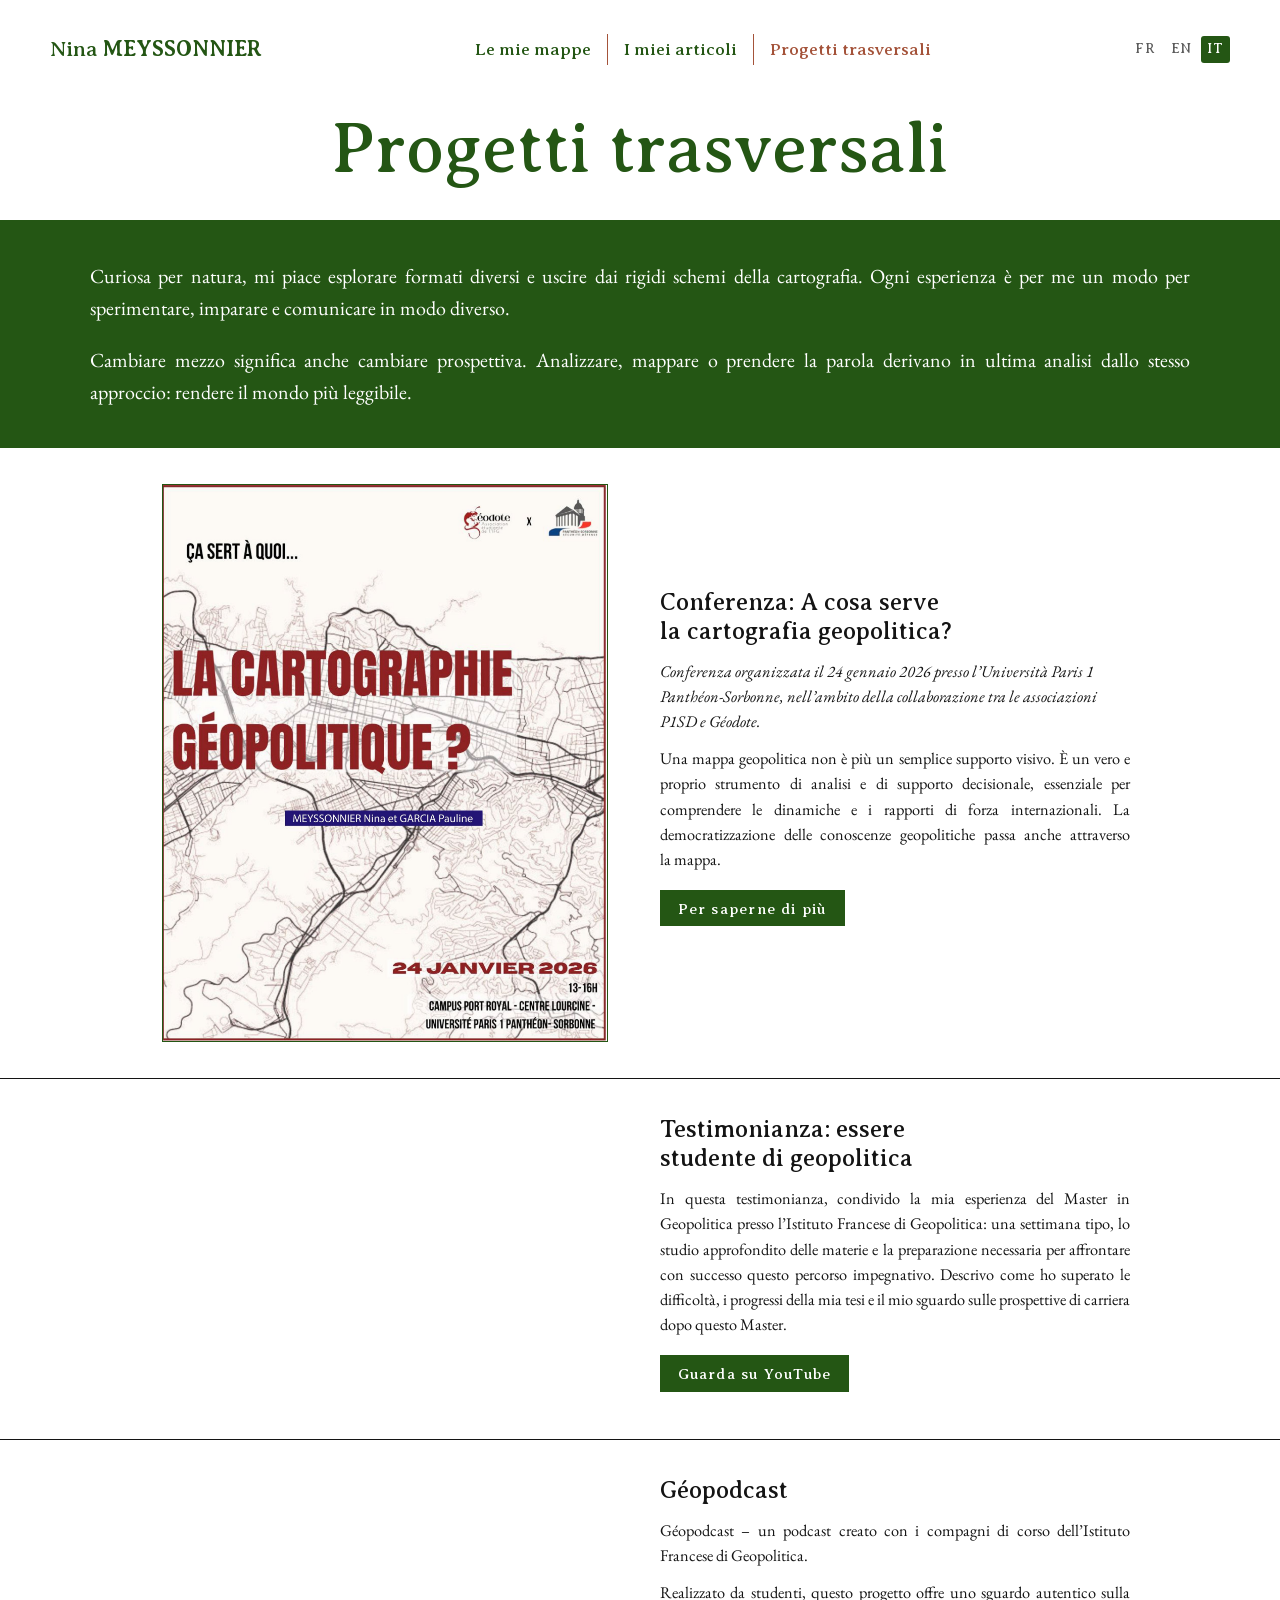
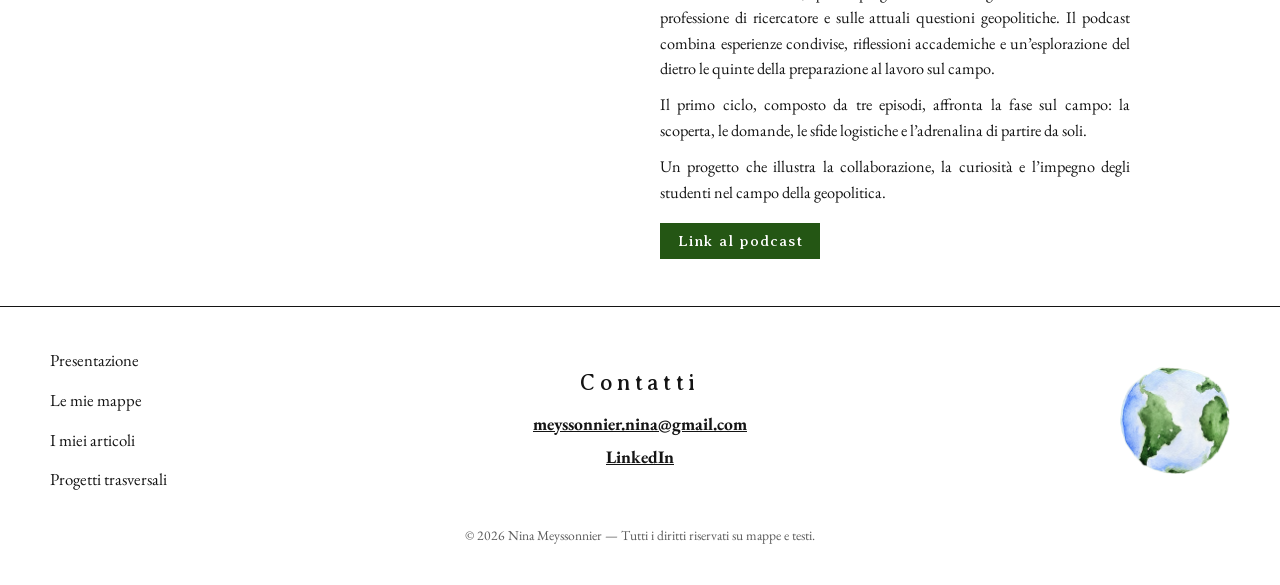
<file: it/projets.html>
<!doctype html>
<html lang="it">
<head>
<meta charset="utf-8">
<meta name="viewport" content="width=device-width, initial-scale=1">
<title>Progetti trasversali — Nina Meyssonnier</title>
<meta name="description" content="Nina Meyssonnier, cartografa e analista geopolitica con sede in Italia: mappe, articoli e progetti per interpretare l’attualità internazionale.">
<link rel="canonical" href="https://ninameyssonnier.com/it/projets.html">
<link rel="alternate" hreflang="fr" href="https://ninameyssonnier.com/projets.html">
<link rel="alternate" hreflang="en" href="https://ninameyssonnier.com/en/projets.html">
<link rel="alternate" hreflang="it" href="https://ninameyssonnier.com/it/projets.html">
<link rel="alternate" hreflang="x-default" href="https://ninameyssonnier.com/projets.html">
<meta property="og:type" content="website">
<meta property="og:title" content="Progetti trasversali — Nina Meyssonnier">
<meta property="og:description" content="Nina Meyssonnier, cartografa e analista geopolitica con sede in Italia: mappe, articoli e progetti per interpretare l’attualità internazionale.">
<meta property="og:url" content="https://ninameyssonnier.com/it/projets.html">
<meta property="og:image" content="https://ninameyssonnier.com/images/deco/globe-aquarelle.png">
<link rel="icon" type="image/png" href="../images/deco/globe-aquarelle.png">
<link rel="preload" href="../fonts/EBGaramond.woff2" as="font" type="font/woff2" crossorigin>
<link rel="preload" href="../fonts/AveriaSerifLibre-Regular.woff2" as="font" type="font/woff2" crossorigin>
<link rel="stylesheet" href="../css/style.css?v=dd721a65">
</head>
<body>
<a class="lien-evitement" href="#contenu">Vai al contenuto</a>
<header class="conteneur entete">
<a class="logo" href="index.html">Nina <strong>MEYSSONNIER</strong></a>
<nav class="menu" aria-label="Menu principale">
<ul>
<li><a href="cartes.html">Le mie mappe</a></li>
<li><a href="articles.html">I miei articoli</a></li>
<li><a href="projets.html" aria-current="page">Progetti trasversali</a></li>
</ul>
</nav>
<nav class="langues" aria-label="Lingua"><a href="../projets.html" lang="fr" hreflang="fr">FR</a><a href="../en/projets.html" lang="en" hreflang="en">EN</a><a href="projets.html" lang="it" hreflang="it" aria-current="true">IT</a></nav>
</header>
<main id="contenu">

<h1 class="conteneur titre-page">Progetti trasversali</h1>
<div class="encart"><div class="etroit">
<p>Curiosa per natura, mi piace esplorare formati diversi e uscire dai rigidi schemi della cartografia. Ogni esperienza è per me un modo per sperimentare, imparare e comunicare in modo diverso.</p>
<p>Cambiare mezzo significa anche cambiare prospettiva. Analizzare, mappare o prendere la parola derivano in ultima analisi dallo stesso approccio: rendere il mondo più leggibile.</p>
</div></div>

<article class="fiche carte compacte"><div class="conteneur">
<figure class="cadre" data-fichier="images/projets/conference-cartographie.jpg"><img src="../images/projets/conference-cartographie.jpg" alt="Locandina della conferenza «A cosa serve… la cartografia?», Géodote x P1SD" loading="lazy" onerror="this.closest('figure').classList.add('manquante')"></figure>
<div class="texte">
<h2>Conferenza: A cosa serve la cartografia geopolitica?</h2>
<p><span class="contexte">Conferenza organizzata il 24 gennaio 2026 presso l’Università Paris 1 Panthéon-Sorbonne, nell’ambito della collaborazione tra le associazioni P1SD e Géodote.</span></p>
<p>Una mappa geopolitica non è più un semplice supporto visivo. È un vero e proprio strumento di analisi e di supporto decisionale, essenziale per comprendere le dinamiche e i rapporti di forza internazionali. La democratizzazione delle conoscenze geopolitiche passa anche attraverso la mappa.</p>
<p class="actions"><a class="bouton" href="https://lnkd.in/p/dsRcvayR" target="_blank" rel="noopener">Per saperne di più</a></p>
</div>
</div></article>

<article class="fiche carte compacte"><div class="conteneur">
<div class="interactive"><iframe class="video-yt" src="https://www.youtube-nocookie.com/embed/-Z3qFKoBXpc" title="Video «Master in geopolitica: testimonianza» di Thotis" loading="lazy" allow="accelerometer; autoplay; clipboard-write; encrypted-media; gyroscope; picture-in-picture" allowfullscreen></iframe></div>
<div class="texte">
<h2>Testimonianza: essere studente di geopolitica</h2>
<p>In questa testimonianza, condivido la mia esperienza del Master in Geopolitica presso l’Istituto Francese di Geopolitica: una settimana tipo, lo studio approfondito delle materie e la preparazione necessaria per affrontare con successo questo percorso impegnativo. Descrivo come ho superato le difficoltà, i progressi della mia tesi e il mio sguardo sulle prospettive di carriera dopo questo Master.</p>
<p class="actions"><a class="bouton" href="https://youtu.be/-Z3qFKoBXpc" target="_blank" rel="noopener">Guarda su YouTube</a></p>
</div>
</div></article>

<article class="fiche carte compacte"><div class="conteneur">
<div class="interactive"><iframe class="podcast" src="https://open.spotify.com/embed/show/1h0L1osd9zwFzi7GKlvqsv" title="Géopodcast su Spotify" loading="lazy" allow="autoplay; clipboard-write; encrypted-media; fullscreen; picture-in-picture"></iframe></div>
<div class="texte">
<h2>Géopodcast</h2>
<p>Géopodcast – un podcast creato con i compagni di corso dell’Istituto Francese di Geopolitica.</p>
<p>Realizzato da studenti, questo progetto offre uno sguardo autentico sulla professione di ricercatore e sulle attuali questioni geopolitiche. Il podcast combina esperienze condivise, riflessioni accademiche e un’esplorazione del dietro le quinte della preparazione al lavoro sul campo.</p>
<p>Il primo ciclo, composto da tre episodi, affronta la fase sul campo: la scoperta, le domande, le sfide logistiche e l’adrenalina di partire da soli.</p>
<p>Un progetto che illustra la collaborazione, la curiosità e l’impegno degli studenti nel campo della geopolitica.</p>
<p class="actions"><a class="bouton" href="https://open.spotify.com/show/1h0L1osd9zwFzi7GKlvqsv" target="_blank" rel="noopener">Link al podcast</a></p>
</div>
</div></article>

</main>
<footer class="pied">
<div class="conteneur pied-grille">
<nav aria-label="Mappa del sito">
<ul>
<li><a href="index.html">Presentazione</a></li>
<li><a href="cartes.html">Le mie mappe</a></li>
<li><a href="articles.html">I miei articoli</a></li>
<li><a href="projets.html">Progetti trasversali</a></li>
</ul>
</nav>
<div class="contact">
<h2>Contatti</h2>
<ul>
<li><a href="mailto:meyssonnier.nina@gmail.com">meyssonnier.nina@gmail.com</a></li>
<li><a href="https://www.linkedin.com/in/nina-meyssonnier-8220b4284/" target="_blank" rel="noopener">LinkedIn</a></li>
</ul>
</div>
<img class="pied-globe" src="../images/deco/globe-aquarelle.png" alt="" width="442" height="429" loading="lazy">
</div>
<p class="mentions">© 2026 Nina Meyssonnier — Tutti i diritti riservati su mappe e testi.</p>
</footer>
<script src="../js/apparition.js?v=9f17c9cb" defer></script>
</body>
</html>
</file>
<file: css/style.css>
/* ==========================================================
   Nina MEYSSONNIER — portfolio
   Couleurs et typographie reprises du site Wix d'origine
   ========================================================== */

@font-face {
  font-family: "EB Garamond";
  src: url("../fonts/EBGaramond.woff2") format("woff2");
  font-weight: 400 800;
  font-style: normal;
  font-display: swap;
}
@font-face {
  font-family: "EB Garamond";
  src: url("../fonts/EBGaramond-Italic.woff2") format("woff2");
  font-weight: 400 800;
  font-style: italic;
  font-display: swap;
}
@font-face {
  font-family: "Averia Serif Libre";
  src: url("../fonts/AveriaSerifLibre-Regular.woff2") format("woff2");
  font-weight: 400;
  font-style: normal;
  font-display: swap;
}
@font-face {
  font-family: "Averia Serif Libre";
  src: url("../fonts/AveriaSerifLibre-Bold.woff2") format("woff2");
  font-weight: 700;
  font-style: normal;
  font-display: swap;
}

:root {
  --vert: #245614;
  --vert-fonce: #1a4010;
  --or: #c9ae6a;
  --brique: #a4533a;      /* page active du menu + séparateurs */
  --encre: #141414;
  --gris: #5c5c5c;
  --fond: #ffffff;
  --largeur: 1180px;
  --texte: 760px;
  --titres: "Averia Serif Libre", Georgia, serif;   /* police de mise en valeur */
}

* { box-sizing: border-box; }

html { scroll-behavior: smooth; }

body {
  margin: 0;
  font-family: "EB Garamond", Garamond, "Times New Roman", serif;
  font-size: 1.15rem;
  line-height: 1.6;
  color: var(--encre);
  background: var(--fond);
  text-rendering: optimizeLegibility;
}

img { max-width: 100%; height: auto; display: block; }

a { color: var(--vert); }
a:hover { color: var(--brique); }

h1, h2, h3 { font-weight: 400; line-height: 1.2; margin: 0; text-wrap: balance; }

/* Police de mise en valeur : titres, logo, menu, rubriques */
h1, h2, h3, h4, .logo, .menu a, .tuiles span, .bouton, .bouton-blanc { font-family: var(--titres); }
p { margin: 0 0 1em; text-wrap: pretty; }

.conteneur { width: min(100% - 2.5rem, var(--largeur)); margin-inline: auto; }
.etroit { width: min(100% - 2.5rem, var(--texte)); margin-inline: auto; }

.lien-evitement {
  position: absolute; left: -999px; top: 0;
  background: var(--vert); color: #fff; padding: .5rem 1rem;
}
.lien-evitement:focus { left: 1rem; z-index: 10; }

/* ---------- En-tête ---------- */
.entete {
  display: flex; flex-wrap: wrap; align-items: center; justify-content: space-between;
  gap: .75rem 2rem;
  padding: 2rem 0 1.5rem;
}
.logo {
  font-size: 1.35rem; color: var(--vert); text-decoration: none; white-space: nowrap;
}
.logo strong { font-weight: 700; }
.menu ul {
  list-style: none; margin: 0; padding: 0;
  display: flex; flex-wrap: wrap; align-items: center;
}
.menu li + li { border-left: 1.5px solid var(--brique); }
.menu a {
  display: block; padding: .1rem 1rem; font-size: 1.1rem;
  color: var(--vert); text-decoration: none;
}
.menu li:last-child a { padding-right: 0; }
.menu a:hover, .menu a[aria-current="page"] { color: var(--brique); }

/* Choix de la langue */
.langues { display: flex; align-items: center; gap: .15rem; font-family: var(--titres); font-size: .85rem; }
.langues a {
  color: var(--gris); text-decoration: none; padding: .15rem .4rem; border-radius: 3px;
  letter-spacing: .05em;
}
.langues a:hover { color: var(--brique); }
.langues a[aria-current] { color: #fff; background: var(--vert); }

/* ---------- Accueil : bannière ---------- */
.banniere {
  position: relative; overflow: hidden;
  background:
    radial-gradient(ellipse at 0% 0%, #dfe7da 0%, rgba(223,231,218,0) 30%),
    radial-gradient(ellipse at 100% 100%, #c9d6c3 0%, rgba(201,214,195,0) 28%),
    radial-gradient(circle at 25% 80%, #1e4d0f 0%, rgba(30,77,15,0) 35%),
    radial-gradient(circle at 75% 45%, #2a5f17 0%, rgba(42,95,23,0) 40%),
    linear-gradient(120deg, #6f9a5f 0%, #3e7030 22%, #2b5e1a 50%, #3c6e2e 80%, #9ab88d 100%);
  color: #fff; text-align: center;
  padding: clamp(2rem, 4.5vw, 3.25rem) 1.25rem;
  width: 100%;
}
.banniere h1 {
  font-size: clamp(2.1rem, 5.5vw, 4.2rem); font-weight: 400; letter-spacing: .02em;
}
.banniere img {
  width: clamp(110px, 14vw, 190px); margin: clamp(.8rem, 2vw, 1.4rem) auto 0;
}

.accroche {
  font-size: clamp(1.1rem, 1.6vw, 1.3rem); line-height: 1.6; text-align: justify;
  padding: 2.25rem 0 2.5rem;
}

/* ---------- Bandeau topographique ---------- */
.topo {
  background: var(--vert) url("../images/deco/topo.webp") center / cover no-repeat;
  color: #fff; text-align: center;
  padding: 1.1rem 1rem;
  min-height: 56px;
}
.topo h2 { font-size: clamp(1.5rem, 3vw, 2.2rem); text-shadow: 0 1px 6px rgba(0,0,0,.35); }

/* ---------- Accueil : trois tuiles ---------- */
.tuiles {
  display: grid; grid-template-columns: repeat(auto-fit, minmax(240px, 1fr));
  border-bottom: 1.5px solid var(--encre);
}
.tuiles a {
  display: flex; flex-direction: column; align-items: center; justify-content: center; gap: .6rem;
  padding: 2.25rem 1rem; min-height: 170px;
  color: var(--encre); text-decoration: none; font-size: 1.15rem;
  border-left: 1.5px solid var(--encre);
  transition: background .2s;
}
.tuiles a:first-child { border-left: 0; }
.tuiles a:hover { background: #f3f6f1; color: var(--vert); }
.tuiles svg { width: 72px; height: 42px; stroke-width: 3; }

/* ---------- Accueil : À propos + CV ---------- */
.apropos {
  display: grid; grid-template-columns: minmax(0, 1fr) minmax(0, 1fr);
}
.apropos-visuel {
  background: var(--vert) url("../images/deco/topo-vertical.webp") center top / cover no-repeat;
  color: #fff; padding: 5rem clamp(1.5rem, 8vw, 9rem);
}
.apropos-visuel > div { position: sticky; top: 2rem; }
.apropos-visuel h2 { font-size: clamp(2.2rem, 4vw, 3.2rem); }
.apropos-visuel hr { width: 50px; border: 0; border-top: 4px solid #fff; margin: 1.6rem 0; }
.bouton-blanc {
  display: inline-block; background: #fff; color: var(--vert);
  padding: .4rem 1rem; font-size: 1.2rem; text-decoration: none;
}
.bouton-blanc:hover { color: var(--brique); }

.parcours { padding: 2.5rem clamp(1.25rem, 3.5vw, 3rem) 3rem; max-width: 820px; }
.parcours h3.rubrique { color: var(--vert); font-size: 1.6rem; margin: 0 0 1.4rem; }
.parcours h3.rubrique:not(:first-child) { margin-top: 3.5rem; }
.poste { margin-bottom: 1.8rem; }
.poste h4 { font-size: 1.25rem; font-weight: 700; line-height: 1.3; margin: 0 0 .3rem; }
.poste .quand { font-style: italic; color: var(--gris); font-size: 1rem; margin-bottom: .4rem; }
.poste p { font-size: 1.15rem; line-height: 1.5; margin: 0; }
.poste strong { font-weight: 700; }

.competences {
  display: grid; grid-template-columns: repeat(auto-fit, minmax(220px, 1fr)); gap: 1.5rem 2rem;
  margin-top: 3.5rem;
}
.competences h3 { color: var(--gris); font-size: 1.35rem; margin-bottom: 1rem; }
.competences ul { list-style: none; margin: 0; padding: 0; font-size: 1.15rem; line-height: 1.55; }

/* ---------- Titres de page ---------- */
.titre-page {
  text-align: center; color: var(--vert);
  font-size: clamp(2.4rem, 6vw, 4.4rem);
  padding: 1rem 0 1.8rem;
}

.encart {
  background: var(--vert); color: #fff;
  padding: clamp(1.6rem, 3.5vw, 2.5rem) 0;
  font-size: clamp(1.05rem, 1.6vw, 1.25rem); line-height: 1.6;
}
.encart p:last-child { margin-bottom: 0; }
.encart.dans-conteneur { padding-inline: 0; }
.encart .etroit { width: min(100% - 2.5rem, 1100px); text-align: justify; }

/* ---------- Fiches (cartes, projets) ---------- */
.fiche { padding: 3.5rem 0 3rem; border-bottom: 1.5px solid var(--encre); }
.fiche:last-of-type { border-bottom: 0; }
.fiche figure { margin: 0 auto 2rem; max-width: 1000px; }
.fiche figure.cadre img { border: 1.5px solid var(--vert); }
.fiche h2 { font-size: clamp(1.4rem, 2.4vw, 1.9rem); margin-bottom: 1.2rem; }
.fiche .texte { max-width: 1000px; margin-inline: auto; font-size: 1.1rem; }
.fiche .texte .contexte { font-style: italic; }
.fiche .actions { text-align: center; margin-top: 1.8rem; }


.bouton {
  display: inline-block; background: var(--vert); color: #fff;
  padding: .45rem 1.3rem; font-size: 1.05rem; letter-spacing: .08em;
  text-decoration: none; transition: background .2s;
}
.bouton:hover { background: var(--vert-fonce); color: #fff; }
.bouton:focus-visible, .bouton-blanc:focus-visible, a:focus-visible { outline: 3px solid var(--or); outline-offset: 3px; }

/* ---------- Page « Mes cartes » : carte et texte sur le même écran ---------- */
.fiche.carte { padding: 2.25rem 0; }
.fiche.carte > .conteneur { --h-carte: min(80vh, 760px); }
.fiche.carte figure { margin: 0; max-width: none; display: flex; justify-content: center; align-items: center; }
.fiche.carte figure img { width: auto; max-height: var(--h-carte); }
.fiche.carte .texte { max-width: none; margin-inline: 0; font-size: 1.02rem; line-height: 1.55; }
.fiche.carte h2 { font-size: clamp(1.25rem, 1.9vw, 1.6rem); margin-bottom: .8rem; }
.fiche.carte p { margin-bottom: .7em; }
.fiche.carte .actions { text-align: left; margin-top: 1.1rem; }
/* Texte justifié pour former des blocs réguliers (ordinateur et téléphone) */
.fiche.carte .texte p:not(.actions):not(.contexte):not(:has(> .contexte)) { text-align: justify; hyphens: auto; -webkit-hyphens: auto; }
.fiche.carte .bouton { font-size: .95rem; padding: .4rem 1.1rem; }

@media (min-width: 861px) {
  .fiche.carte > .conteneur {
    display: grid; grid-template-columns: minmax(0, 3fr) minmax(0, 2fr);
    gap: 2.5rem; align-items: center;
  }
}

/* Cartes interactives */
/* Section « Cartes interactives » : cartes plus petites */
.fiche.carte.compacte > .conteneur { --h-carte: min(62vh, 560px); max-width: 980px; }
.fiche.carte.compacte .interactive { width: 100%; max-width: 480px; margin-inline: auto; }
@media (min-width: 861px) {
  .fiche.carte.compacte > .conteneur { grid-template-columns: minmax(0, 1fr) minmax(0, 1fr); }
}
.interactive iframe { display: block; width: 100%; border: 0; }
.interactive iframe.video-yt { aspect-ratio: 16 / 9; height: auto; }
.interactive iframe.podcast { height: 352px; border-radius: 12px; }
.interactive iframe.hauteur-fixe { height: var(--h-carte); }

/* Carrousel : chaque carte garde son format, sans être recadrée */
.carrousel-piste {
  display: flex; overflow-x: auto; scroll-snap-type: x mandatory;
  scrollbar-width: none; overscroll-behavior-x: contain;
}
.carrousel-piste::-webkit-scrollbar { display: none; }
.carrousel-piste > figure { flex: 0 0 100%; height: var(--h-carte); scroll-snap-align: center; }
.carrousel-piste img { max-height: 100%; }
.carrousel-commandes {
  display: flex; justify-content: center; align-items: center; gap: 1rem;
  margin-top: .6rem; font-family: var(--titres); color: var(--gris); font-size: .95rem;
}
.carrousel button {
  width: 2.1rem; height: 2.1rem; border: 0; border-radius: 50%;
  background: var(--vert); color: #fff; font-size: 1.3rem; line-height: 1; cursor: pointer;
  transition: background .2s, opacity .2s;
}
.carrousel button:hover { background: var(--vert-fonce); }
.carrousel button:disabled { opacity: .3; cursor: default; }
.carrousel button:focus-visible, .carrousel-piste:focus-visible { outline: 3px solid var(--or); outline-offset: 3px; }
.carrousel.seule .carrousel-commandes { display: none; }

/* Plein écran au clic sur une carte : contour vert en transparence */
.fiche.carte figure.cadre img { cursor: zoom-in; }
.fiche.carte figure.cadre img:focus-visible { outline: 3px solid var(--or); outline-offset: 3px; }
.plein-ecran {
  position: fixed; inset: 0; z-index: 1000;
  display: flex; justify-content: center; align-items: center;
  padding: clamp(.75rem, 3vw, 2rem);
  background: rgba(36, 86, 20, .85);   /* var(--vert) en transparence */
  cursor: zoom-out;
}
.plein-ecran[hidden] { display: none; }
.plein-ecran img { max-width: 100%; max-height: 100%; width: auto; height: auto; object-fit: contain; box-shadow: 0 6px 30px rgba(0, 0, 0, .35); }
.plein-ecran-fermer {
  position: absolute; top: .6rem; right: .8rem;
  width: 2.4rem; height: 2.4rem; border: 0; border-radius: 50%;
  background: #fff; color: var(--vert); font-size: 1.7rem; line-height: 1; cursor: pointer;
}
.plein-ecran-fermer:hover { background: var(--or); color: #fff; }
.plein-ecran-fermer:focus-visible { outline: 3px solid var(--or); outline-offset: 3px; }
html.sans-defilement { overflow: hidden; }

/* Image pas encore ajoutée : le cadre disparaît, le texte reste */
figure.manquante { display: none; }

/* Plusieurs cartes pour un même projet */
.galerie { display: grid; gap: 1.5rem; max-width: 1000px; margin: 0 auto 2rem; }
.galerie figure { margin: 0; }
.galerie.deux { grid-template-columns: repeat(auto-fit, minmax(300px, 1fr)); align-items: start; }

/* ---------- Articles (même format que les fiches) ---------- */
.article { padding: 2.25rem 0; border-bottom: 1.5px solid var(--encre); text-align: center; }
.article:last-of-type { border-bottom: 0; }
.article > .conteneur { max-width: 820px; }
.article h2 { font-size: clamp(1.25rem, 1.9vw, 1.6rem); margin-bottom: .5rem; }
.article .support { font-size: 1.02rem; margin: 0; }
.article .date { font-size: 1.02rem; font-style: italic; color: var(--gris); margin: .2rem 0 0; }
.article .date:empty { display: none; }
.article .bouton { font-size: .95rem; padding: .4rem 1.1rem; margin-top: 1.1rem; }
.article figure { margin: 1.6rem 0 0; display: flex; justify-content: center; }
.article figure img { width: auto; max-height: min(80vh, 760px); }


/* ---------- Pied de page ---------- */
.pied { border-top: 1.5px solid var(--encre); margin-top: 0; }
.pied-grille {
  display: grid; grid-template-columns: 1fr 1.4fr 1fr; align-items: center; gap: 2rem;
  padding: 2.5rem 0 2rem;
}
.pied nav ul { list-style: none; margin: 0; padding: 0; display: grid; gap: .8rem; font-size: 1.05rem; }
.pied nav a { color: var(--encre); text-decoration: none; }
.pied nav a:hover { color: var(--brique); }
.contact { text-align: center; }
.contact h2 { font-size: 1.4rem; letter-spacing: .2em; margin-bottom: .8rem; }
.contact ul { list-style: none; margin: 0; padding: 0; display: grid; gap: .3rem; font-size: 1.1rem; font-weight: 700; }
.contact a { color: var(--encre); }
.contact a:hover { color: var(--brique); }
.pied-globe { justify-self: end; width: min(110px, 100%); }
.mentions { text-align: center; font-size: .85rem; color: var(--gris); padding: 0 0 1.5rem; }

/* ---------- Apparition au défilement ---------- */
/* La classe .js est ajoutée par js/apparition.js : sans JavaScript, tout reste visible */
.js .apparait {
  opacity: 0; transform: translateY(24px);
  transition: opacity .7s ease, transform .7s ease;
}
.js .apparait.visible { opacity: 1; transform: none; }
.js .tuiles a.apparait { transition: opacity .7s ease, transform .7s ease, background .2s; }
.js .tuiles a:nth-child(2) { transition-delay: .12s, .12s, 0s; }
.js .tuiles a:nth-child(3) { transition-delay: .24s, .24s, 0s; }
@media (prefers-reduced-motion: reduce) {
  .js .apparait { opacity: 1; transform: none; transition: none; }
}

/* ---------- Écrans étroits ---------- */
@media (max-width: 860px) {
  /* En-tête mobile : nom + langues sur une ligne, menu en 3 onglets égaux dessous */
  .entete {
    display: grid; grid-template-columns: 1fr auto; align-items: center;
    gap: .9rem 1rem; padding: 1.1rem 0 .4rem;
  }
  .logo { font-size: 1.2rem; }
  .langues { grid-column: 2; grid-row: 1; }
  .menu { grid-column: 1 / -1; border-block: 1px solid #dfe5dc; }
  .menu ul { display: grid; grid-template-columns: repeat(3, 1fr); }
  .menu li + li { border-left: 1px solid #dfe5dc; }
  .menu a, .menu li:last-child a {
    display: flex; align-items: center; justify-content: center; text-align: center;
    min-height: 3rem; padding: .45rem .35rem; font-size: .95rem; line-height: 1.2;
  }
  .menu a[aria-current="page"] { box-shadow: inset 0 -3px 0 var(--brique); }
  .apropos { grid-template-columns: 1fr; }
  .apropos-visuel { padding: 3rem 1.5rem; text-align: center; background-image: url("../images/deco/topo.webp"); background-position: center; }
  .apropos-visuel hr { margin-inline: auto; }
  /* Accueil : les 3 tuiles côte à côte, en petit */
  .tuiles { grid-template-columns: repeat(3, minmax(0, 1fr)); }
  .tuiles a {
    min-height: 0; padding: 1.2rem .3rem; gap: .35rem;
    font-size: .88rem; line-height: 1.2; text-align: center;
  }
  .tuiles svg { width: 44px; height: 26px; }
  .pied-grille { grid-template-columns: 1fr; text-align: center; }
  .pied-globe { justify-self: center; }
  /* Pied de page : infos de contact plus petites */
  .contact h2 { font-size: 1.1rem; letter-spacing: .15em; margin-bottom: .5rem; }
  .contact ul { font-size: .92rem; gap: .2rem; }
  /* À propos : infos du CV (expériences, éducation, compétences) plus petites */
  .parcours { padding: 2rem 1.25rem 2.5rem; }
  .parcours h3.rubrique { font-size: 1.3rem; margin-bottom: 1.1rem; }
  .parcours h3.rubrique:not(:first-child) { margin-top: 2.5rem; }
  .poste { margin-bottom: 1.4rem; }
  .poste h4 { font-size: 1.05rem; }
  .poste .quand { font-size: .88rem; margin-bottom: .3rem; }
  .poste p { font-size: .97rem; line-height: 1.45; }
  .competences h3 { font-size: 1.1rem; margin-bottom: .6rem; }
  .competences ul { font-size: .97rem; }
  .accroche, .encart .etroit { text-align: left; }
  .bouton { font-size: 1rem; }
  .fiche.carte { padding: 1.5rem 0; }
  .fiche.carte > .conteneur, .fiche.carte.compacte > .conteneur { --h-carte: 52vh; }
  .fiche.carte .conteneur > figure, .fiche.carte .carrousel, .fiche.carte .interactive { margin-bottom: 1rem; }
  .fiche.carte .texte { font-size: .97rem; }
  .fiche.carte h2, .article h2 { font-size: 1.2rem; }
  .article { padding: 1.5rem 0; }
  .article .support, .article .date { font-size: .97rem; }
}
</file>
